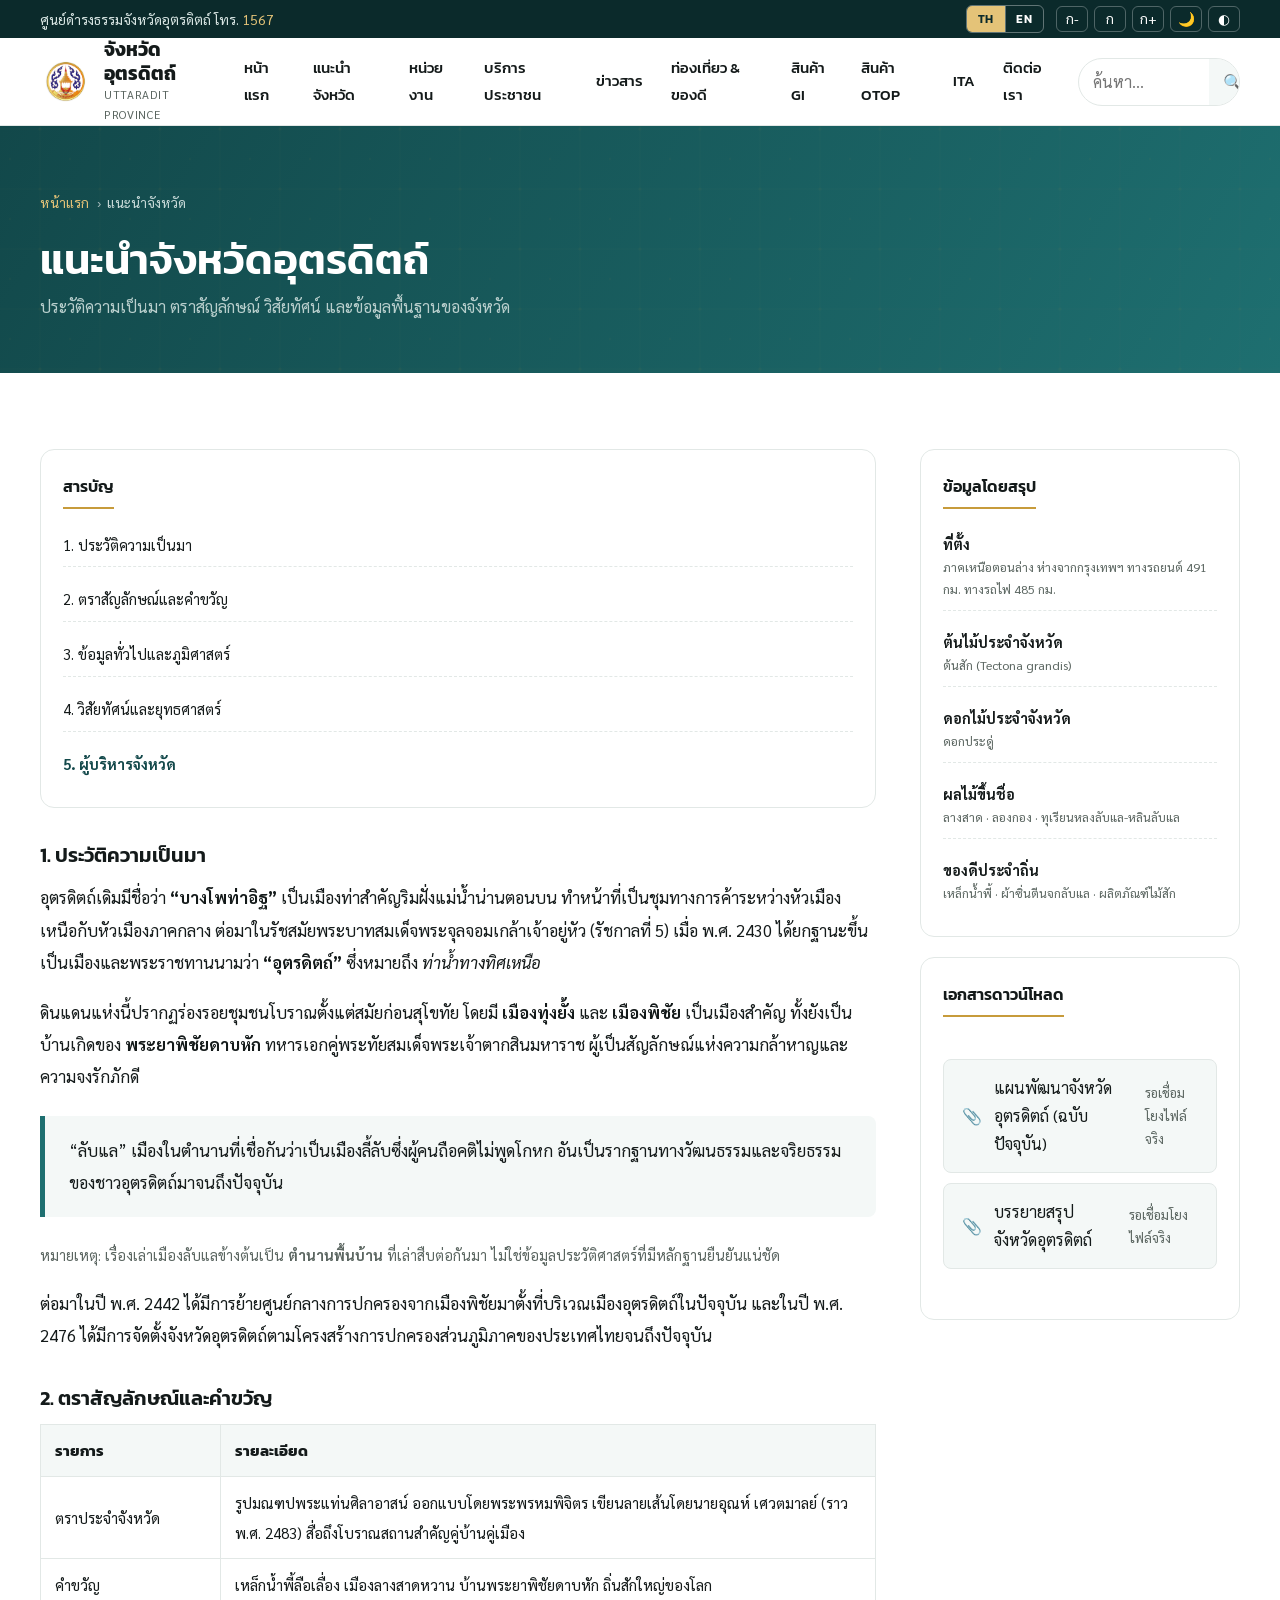
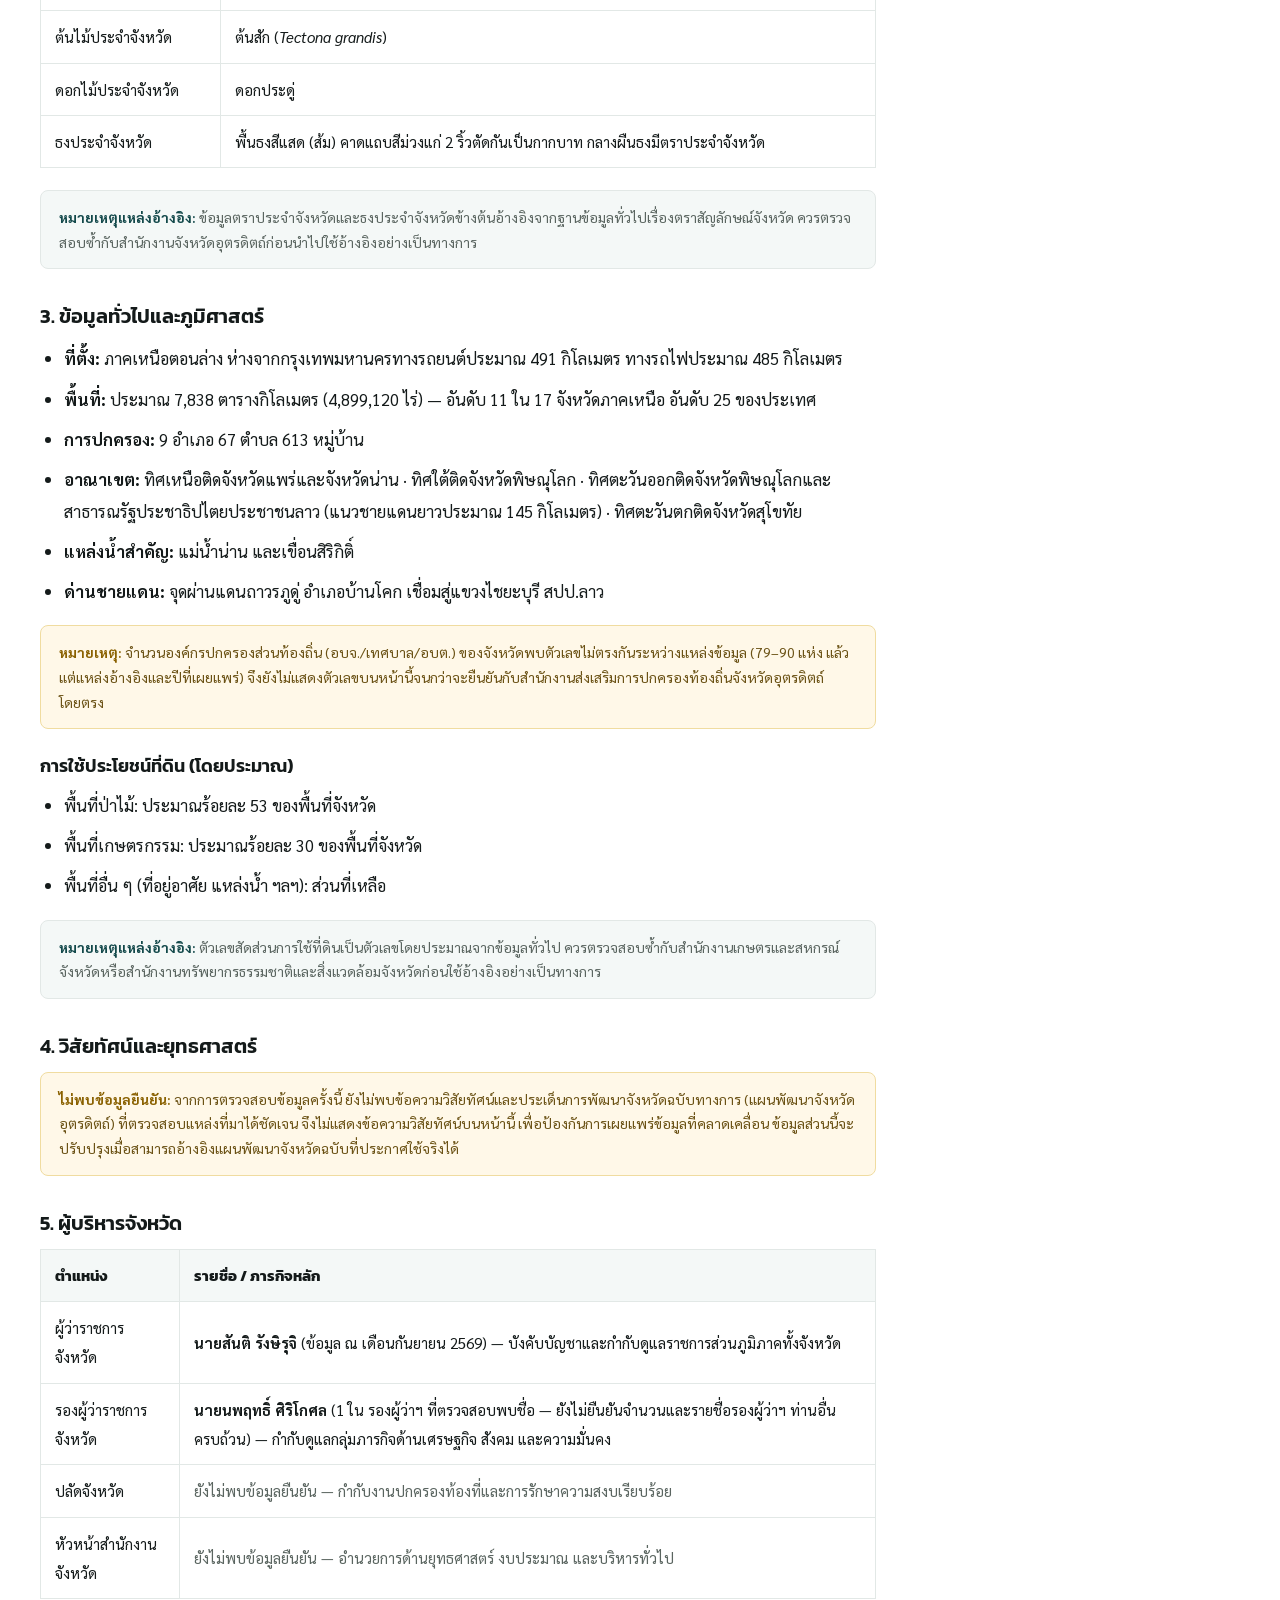
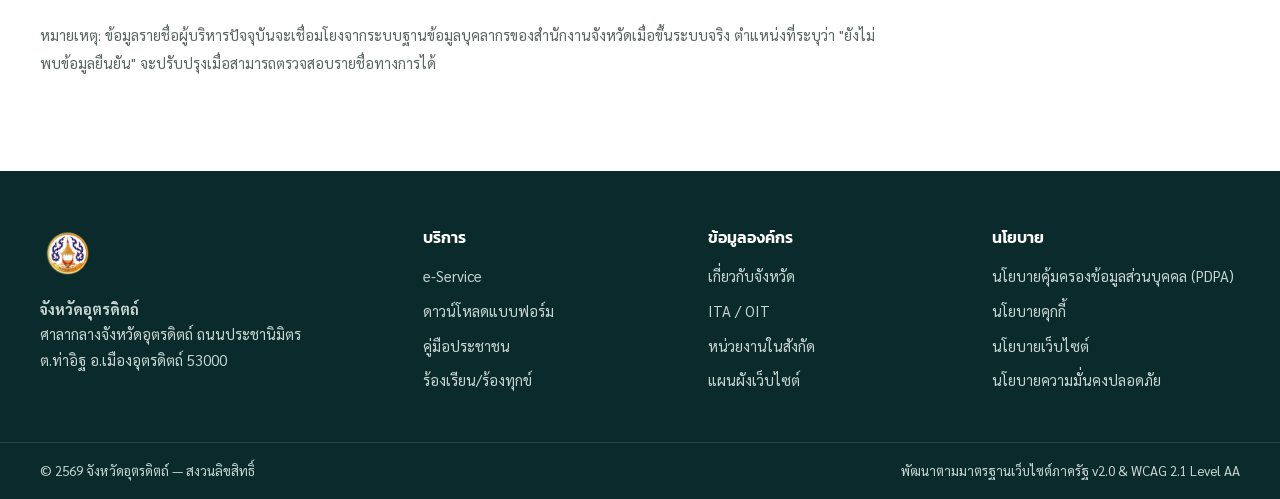
<file: pages/about.html>
<!DOCTYPE html>
<html lang="th" data-base="../">
<head>
<meta charset="UTF-8">
<meta name="viewport" content="width=device-width, initial-scale=1">
<title data-i18n="about.001">แนะนำจังหวัดอุตรดิตถ์ | ประวัติ ตราสัญลักษณ์ และข้อมูลทั่วไป</title>
<meta name="description" content="ประวัติความเป็นมา ตราประจำจังหวัด คำขวัญ วิสัยทัศน์ ข้อมูลทั่วไป และผู้บริหารของจังหวัดอุตรดิตถ์" data-i18n-attr="content:about.056">
<link href="https://fonts.googleapis.com/css2?family=Kanit:wght@500;600;700&family=Sarabun:wght@400;500;600&display=swap" rel="stylesheet">
<link rel="stylesheet" href="../css/style.css">
<link rel="stylesheet" href="../css/cloud-gate.css">
<link rel="stylesheet" href="../css/pages.css">
<link rel="stylesheet" href="../css/responsive.css">
<link rel="manifest" href="../manifest.webmanifest">
<link rel="icon" href="../assets/img/logo.png" type="image/png">
<meta name="theme-color" content="#12484A">
<script src="../js/i18n-dict.js"></script>
<script src="../js/i18n.js"></script>
</head>
<body>

<!-- Cloud Gate: ต้องเป็นสิ่งแรกใน body เพื่อเริ่มปิดจอก่อนเนื้อหาอื่นจะ paint -->
<script src="../js/cloud-gate.js"></script>

<section class="phead">
  <div class="container">
    <nav class="crumb" aria-label="เส้นทางนำทาง" data-i18n-attr="aria-label:common.breadcrumb"><ol>
      <li><a href="../index.html" data-i18n="nav.home">หน้าแรก</a></li>
      <li aria-current="page" data-i18n="nav.about">แนะนำจังหวัด</li>
    </ol></nav>
    <h1 data-i18n="about.002">แนะนำจังหวัดอุตรดิตถ์</h1>
    <p data-i18n="about.003">ประวัติความเป็นมา ตราสัญลักษณ์ วิสัยทัศน์ และข้อมูลพื้นฐานของจังหวัด</p>
  </div>
</section>

<main id="main" class="container layout">
  <article class="art">

    <nav class="toc panel" aria-labelledby="tocH" style="margin-bottom:30px">
      <h2 id="tocH" data-i18n="c.003">สารบัญ</h2>
      <ul>
        <li><a href="#hist" data-i18n="about.004">1. ประวัติความเป็นมา</a></li>
        <li><a href="#seal" data-i18n="about.005">2. ตราสัญลักษณ์และคำขวัญ</a></li>
        <li><a href="#geo" data-i18n="about.006">3. ข้อมูลทั่วไปและภูมิศาสตร์</a></li>
        <li><a href="#vision" data-i18n="about.007">4. วิสัยทัศน์และยุทธศาสตร์</a></li>
        <li><a href="#gov" data-i18n="about.008">5. ผู้บริหารจังหวัด</a></li>
      </ul>
    </nav>

    <div class="art__body">
      <h2 id="hist" data-i18n="about.004">1. ประวัติความเป็นมา</h2>
      <p data-i18n="about.009">อุตรดิตถ์เดิมมีชื่อว่า <b>“บางโพท่าอิฐ”</b> เป็นเมืองท่าสำคัญริมฝั่งแม่น้ำน่านตอนบน ทำหน้าที่เป็นชุมทางการค้าระหว่างหัวเมืองเหนือกับหัวเมืองภาคกลาง ต่อมาในรัชสมัยพระบาทสมเด็จพระจุลจอมเกล้าเจ้าอยู่หัว (รัชกาลที่ 5) เมื่อ พ.ศ. 2430 ได้ยกฐานะขึ้นเป็นเมืองและพระราชทานนามว่า <b>“อุตรดิตถ์”</b> ซึ่งหมายถึง <i>ท่าน้ำทางทิศเหนือ</i></p>
      <p data-i18n="about.010">ดินแดนแห่งนี้ปรากฏร่องรอยชุมชนโบราณตั้งแต่สมัยก่อนสุโขทัย โดยมี <b>เมืองทุ่งยั้ง</b> และ <b>เมืองพิชัย</b> เป็นเมืองสำคัญ ทั้งยังเป็นบ้านเกิดของ <b>พระยาพิชัยดาบหัก</b> ทหารเอกคู่พระทัยสมเด็จพระเจ้าตากสินมหาราช ผู้เป็นสัญลักษณ์แห่งความกล้าหาญและความจงรักภักดี</p>

      <blockquote data-i18n="about.011">“ลับแล” เมืองในตำนานที่เชื่อกันว่าเป็นเมืองลี้ลับซึ่งผู้คนถือคติไม่พูดโกหก อันเป็นรากฐานทางวัฒนธรรมและจริยธรรมของชาวอุตรดิตถ์มาจนถึงปัจจุบัน</blockquote>
      <p style="color:var(--muted);font-size:.9rem" data-i18n="about.012">หมายเหตุ: เรื่องเล่าเมืองลับแลข้างต้นเป็น <b>ตำนานพื้นบ้าน</b> ที่เล่าสืบต่อกันมา ไม่ใช่ข้อมูลประวัติศาสตร์ที่มีหลักฐานยืนยันแน่ชัด</p>
      <p data-i18n="about.013">ต่อมาในปี พ.ศ. 2442 ได้มีการย้ายศูนย์กลางการปกครองจากเมืองพิชัยมาตั้งที่บริเวณเมืองอุตรดิตถ์ในปัจจุบัน และในปี พ.ศ. 2476 ได้มีการจัดตั้งจังหวัดอุตรดิตถ์ตามโครงสร้างการปกครองส่วนภูมิภาคของประเทศไทยจนถึงปัจจุบัน</p>

      <h2 id="seal" data-i18n="about.005">2. ตราสัญลักษณ์และคำขวัญ</h2>
      <table>
        <thead><tr><th style="width:180px" data-i18n="about.014">รายการ</th><th data-i18n="about.015">รายละเอียด</th></tr></thead>
        <tbody>
          <tr><td data-i18n="about.016">ตราประจำจังหวัด</td><td data-i18n="about.017">รูปมณฑปพระแท่นศิลาอาสน์ ออกแบบโดยพระพรหมพิจิตร เขียนลายเส้นโดยนายอุณห์ เศวตมาลย์ (ราว พ.ศ. 2483) สื่อถึงโบราณสถานสำคัญคู่บ้านคู่เมือง</td></tr>
          <tr><td data-i18n="about.018">คำขวัญ</td><td data-i18n="about.019">เหล็กน้ำพี้ลือเลื่อง เมืองลางสาดหวาน บ้านพระยาพิชัยดาบหัก ถิ่นสักใหญ่ของโลก</td></tr>
          <tr><td data-i18n="about.020">ต้นไม้ประจำจังหวัด</td><td data-i18n="about.021">ต้นสัก (<i>Tectona grandis</i>)</td></tr>
          <tr><td data-i18n="about.022">ดอกไม้ประจำจังหวัด</td><td data-i18n="about.023">ดอกประดู่</td></tr>
          <tr><td data-i18n="about.024">ธงประจำจังหวัด</td><td data-i18n="about.025">พื้นธงสีแสด (ส้ม) คาดแถบสีม่วงแก่ 2 ริ้วตัดกันเป็นกากบาท กลางผืนธงมีตราประจำจังหวัด</td></tr>
        </tbody>
      </table>
      <p class="note note--src" data-i18n="about.026"><b>หมายเหตุแหล่งอ้างอิง:</b> ข้อมูลตราประจำจังหวัดและธงประจำจังหวัดข้างต้นอ้างอิงจากฐานข้อมูลทั่วไปเรื่องตราสัญลักษณ์จังหวัด ควรตรวจสอบซ้ำกับสำนักงานจังหวัดอุตรดิตถ์ก่อนนำไปใช้อ้างอิงอย่างเป็นทางการ</p>

      <h2 id="geo" data-i18n="about.006">3. ข้อมูลทั่วไปและภูมิศาสตร์</h2>
      <ul>
        <li data-i18n="about.027"><b>ที่ตั้ง:</b> ภาคเหนือตอนล่าง ห่างจากกรุงเทพมหานครทางรถยนต์ประมาณ 491 กิโลเมตร ทางรถไฟประมาณ 485 กิโลเมตร</li>
        <li data-i18n="about.028"><b>พื้นที่:</b> ประมาณ 7,838 ตารางกิโลเมตร (4,899,120 ไร่) — อันดับ 11 ใน 17 จังหวัดภาคเหนือ อันดับ 25 ของประเทศ</li>
        <li data-i18n="about.029"><b>การปกครอง:</b> 9 อำเภอ 67 ตำบล 613 หมู่บ้าน</li>
        <li data-i18n="about.030"><b>อาณาเขต:</b> ทิศเหนือติดจังหวัดแพร่และจังหวัดน่าน · ทิศใต้ติดจังหวัดพิษณุโลก · ทิศตะวันออกติดจังหวัดพิษณุโลกและสาธารณรัฐประชาธิปไตยประชาชนลาว (แนวชายแดนยาวประมาณ 145 กิโลเมตร) · ทิศตะวันตกติดจังหวัดสุโขทัย</li>
        <li data-i18n="about.031"><b>แหล่งน้ำสำคัญ:</b> แม่น้ำน่าน และเขื่อนสิริกิติ์</li>
        <li data-i18n="about.032"><b>ด่านชายแดน:</b> จุดผ่านแดนถาวรภูดู่ อำเภอบ้านโคก เชื่อมสู่แขวงไชยะบุรี สปป.ลาว</li>
      </ul>
      <p class="note" data-i18n="about.033"><b>หมายเหตุ:</b> จำนวนองค์กรปกครองส่วนท้องถิ่น (อบจ./เทศบาล/อบต.) ของจังหวัดพบตัวเลขไม่ตรงกันระหว่างแหล่งข้อมูล (79–90 แห่ง แล้วแต่แหล่งอ้างอิงและปีที่เผยแพร่) จึงยังไม่แสดงตัวเลขบนหน้านี้จนกว่าจะยืนยันกับสำนักงานส่งเสริมการปกครองท้องถิ่นจังหวัดอุตรดิตถ์โดยตรง</p>

      <h3 data-i18n="about.034">การใช้ประโยชน์ที่ดิน (โดยประมาณ)</h3>
      <ul>
        <li data-i18n="about.035">พื้นที่ป่าไม้: ประมาณร้อยละ 53 ของพื้นที่จังหวัด</li>
        <li data-i18n="about.036">พื้นที่เกษตรกรรม: ประมาณร้อยละ 30 ของพื้นที่จังหวัด</li>
        <li data-i18n="about.037">พื้นที่อื่น ๆ (ที่อยู่อาศัย แหล่งน้ำ ฯลฯ): ส่วนที่เหลือ</li>
      </ul>
      <p class="note note--src" data-i18n="about.038"><b>หมายเหตุแหล่งอ้างอิง:</b> ตัวเลขสัดส่วนการใช้ที่ดินเป็นตัวเลขโดยประมาณจากข้อมูลทั่วไป ควรตรวจสอบซ้ำกับสำนักงานเกษตรและสหกรณ์จังหวัดหรือสำนักงานทรัพยากรธรรมชาติและสิ่งแวดล้อมจังหวัดก่อนใช้อ้างอิงอย่างเป็นทางการ</p>

      <h2 id="vision" data-i18n="about.007">4. วิสัยทัศน์และยุทธศาสตร์</h2>
      <p class="note" data-i18n="about.039"><b>ไม่พบข้อมูลยืนยัน:</b> จากการตรวจสอบข้อมูลครั้งนี้ ยังไม่พบข้อความวิสัยทัศน์และประเด็นการพัฒนาจังหวัดฉบับทางการ (แผนพัฒนาจังหวัดอุตรดิตถ์) ที่ตรวจสอบแหล่งที่มาได้ชัดเจน จึงไม่แสดงข้อความวิสัยทัศน์บนหน้านี้ เพื่อป้องกันการเผยแพร่ข้อมูลที่คลาดเคลื่อน ข้อมูลส่วนนี้จะปรับปรุงเมื่อสามารถอ้างอิงแผนพัฒนาจังหวัดฉบับที่ประกาศใช้จริงได้</p>

      <h2 id="gov" data-i18n="about.008">5. ผู้บริหารจังหวัด</h2>
      <table>
        <thead><tr><th data-i18n="about.040">ตำแหน่ง</th><th data-i18n="about.041">รายชื่อ / ภารกิจหลัก</th></tr></thead>
        <tbody>
          <tr><td data-i18n="about.042">ผู้ว่าราชการจังหวัด</td><td data-i18n="about.043"><b>นายสันติ รังษิรุจิ</b> (ข้อมูล ณ เดือนกันยายน 2569) — บังคับบัญชาและกำกับดูแลราชการส่วนภูมิภาคทั้งจังหวัด</td></tr>
          <tr><td data-i18n="about.044">รองผู้ว่าราชการจังหวัด</td><td data-i18n="about.045"><b>นายนพฤทธิ์ ศิริโกศล</b> (1 ใน รองผู้ว่าฯ ที่ตรวจสอบพบชื่อ — ยังไม่ยืนยันจำนวนและรายชื่อรองผู้ว่าฯ ท่านอื่นครบถ้วน) — กำกับดูแลกลุ่มภารกิจด้านเศรษฐกิจ สังคม และความมั่นคง</td></tr>
          <tr><td data-i18n="about.046">ปลัดจังหวัด</td><td class="muted" data-i18n="about.047">ยังไม่พบข้อมูลยืนยัน — กำกับงานปกครองท้องที่และการรักษาความสงบเรียบร้อย</td></tr>
          <tr><td data-i18n="about.048">หัวหน้าสำนักงานจังหวัด</td><td class="muted" data-i18n="about.049">ยังไม่พบข้อมูลยืนยัน — อำนวยการด้านยุทธศาสตร์ งบประมาณ และบริหารทั่วไป</td></tr>
        </tbody>
      </table>
      <p style="color:var(--muted);font-size:.9rem" data-i18n="about.050">หมายเหตุ: ข้อมูลรายชื่อผู้บริหารปัจจุบันจะเชื่อมโยงจากระบบฐานข้อมูลบุคลากรของสำนักงานจังหวัดเมื่อขึ้นระบบจริง ตำแหน่งที่ระบุว่า "ยังไม่พบข้อมูลยืนยัน" จะปรับปรุงเมื่อสามารถตรวจสอบรายชื่อทางการได้</p>
    </div>
  </article>

  <aside class="side">
    <div class="panel"><h2 data-i18n="about.051">ข้อมูลโดยสรุป</h2><ul id="factList"></ul></div>
    <div class="panel"><h2 data-i18n="about.052">เอกสารดาวน์โหลด</h2>
      <div class="art__files">
        <a href="#" data-doc-pending>📎 <span data-i18n="about.053">แผนพัฒนาจังหวัดอุตรดิตถ์ (ฉบับปัจจุบัน)</span><small data-i18n="about.054">รอเชื่อมโยงไฟล์จริง</small></a>
        <a href="#" data-doc-pending>📎 <span data-i18n="about.055">บรรยายสรุปจังหวัดอุตรดิตถ์</span><small data-i18n="about.054">รอเชื่อมโยงไฟล์จริง</small></a>
      </div>
    </div>
  </aside>
</main>

<script src="../js/img-fallback.js"></script>
<script src="../js/ui.js"></script>
<script src="../js/config.js"></script>
<script src="../js/shell.js"></script>
<script>
  const renderFacts = () => {
    document.querySelector("#factList").innerHTML =
      CONFIG.facts.map(f => `<li><b>${escHtml(UTT_I18N.pick(f, "b"))}</b><span>${escHtml(UTT_I18N.pick(f, "s"))}</span></li>`).join("");
  };
  renderFacts();
  UTT_I18N.onChange(renderFacts);   // สลับภาษา → วาดข้อมูลโดยสรุปใหม่

  /* สารบัญ: ไฮไลต์หัวข้อที่กำลังอ่านอยู่ (scrollspy) */
  (function () {
    const links = [...document.querySelectorAll(".toc a")];
    const map = new Map(links.map(a => [a.getAttribute("href").slice(1), a]));
    const sections = [...map.keys()].map(id => document.getElementById(id)).filter(Boolean);
    if (!sections.length || !("IntersectionObserver" in window)) return;
    const setActive = id => links.forEach(a => a.classList.toggle("is-active", a.getAttribute("href") === "#" + id));
    const io = new IntersectionObserver(entries => {
      const visible = entries.filter(e => e.isIntersecting).sort((a, b) => a.boundingClientRect.top - b.boundingClientRect.top);
      if (visible.length) setActive(visible[0].target.id);
    }, { rootMargin: "-110px 0px -70% 0px" });
    sections.forEach(s => io.observe(s));
  })();
</script>
</body>
</html>
</file>
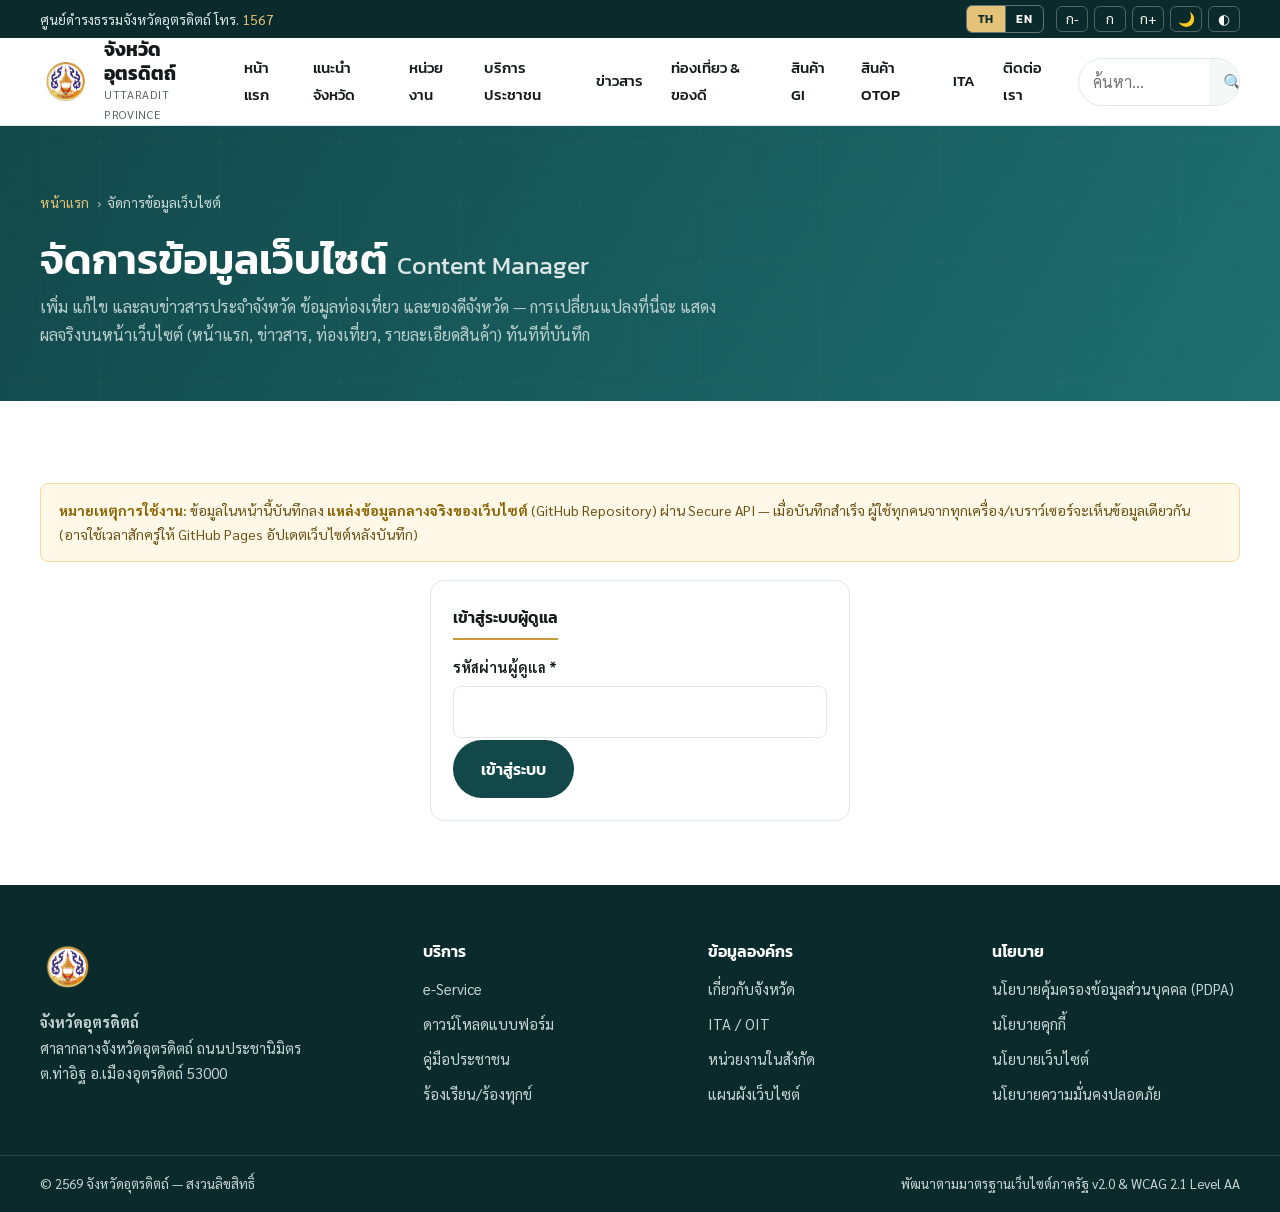
<file: pages/admin.html>
<!DOCTYPE html>
<html lang="th" data-base="../">
<head>
<meta charset="UTF-8">
<meta name="viewport" content="width=device-width, initial-scale=1">
<title data-i18n="admin.001">จัดการข้อมูลเว็บไซต์ | จังหวัดอุตรดิตถ์</title>
<meta name="robots" content="noindex,nofollow">
<meta name="description" content="หน้าจัดการข้อมูลเว็บไซต์ฝั่ง Frontend สำหรับข่าวสารประจำจังหวัด ข้อมูลท่องเที่ยว และของดีจังหวัด" data-i18n-attr="content:admin.065">
<link href="https://fonts.googleapis.com/css2?family=Kanit:wght@500;600;700&family=Sarabun:wght@400;500;600&display=swap" rel="stylesheet">
<link rel="stylesheet" href="../css/style.css">
<link rel="stylesheet" href="../css/cloud-gate.css">
<link rel="stylesheet" href="../css/pages.css">
<link rel="stylesheet" href="../css/responsive.css">
<link rel="manifest" href="../manifest.webmanifest">
<link rel="icon" href="../assets/img/logo.png" type="image/png">
<meta name="theme-color" content="#12484A">
<script src="../js/i18n-dict.js"></script>
<script src="../js/i18n.js"></script>
</head>
<body>

<!-- Cloud Gate: ต้องเป็นสิ่งแรกใน body เพื่อเริ่มปิดจอก่อนเนื้อหาอื่นจะ paint -->
<script src="../js/cloud-gate.js"></script>

<section class="phead">
  <div class="container">
    <nav class="crumb" aria-label="เส้นทางนำทาง" data-i18n-attr="aria-label:common.breadcrumb"><ol>
      <li><a href="../index.html" data-i18n="nav.home">หน้าแรก</a></li>
      <li aria-current="page" data-i18n="admin.002">จัดการข้อมูลเว็บไซต์</li>
    </ol></nav>
    <h1 data-i18n="admin.003">จัดการข้อมูลเว็บไซต์ <span style="font-weight:400;font-size:.6em;opacity:.85">Content Manager</span></h1>
    <p data-i18n="admin.004">เพิ่ม แก้ไข และลบข่าวสารประจำจังหวัด ข้อมูลท่องเที่ยว และของดีจังหวัด — การเปลี่ยนแปลงที่นี่จะ
      แสดงผลจริงบนหน้าเว็บไซต์ (หน้าแรก, ข่าวสาร, ท่องเที่ยว, รายละเอียดสินค้า) ทันทีที่บันทึก</p>
  </div>
</section>

<main id="main" class="container" style="padding:clamp(40px,5vw,68px) 0">

  <p class="note" role="note" data-i18n="admin.005">
    <b>หมายเหตุการใช้งาน:</b> ข้อมูลในหน้านี้บันทึกลง <b>แหล่งข้อมูลกลางจริงของเว็บไซต์</b> (GitHub Repository)
    ผ่าน Secure API — เมื่อบันทึกสำเร็จ ผู้ใช้ทุกคนจากทุกเครื่อง/เบราว์เซอร์จะเห็นข้อมูลเดียวกัน
    (อาจใช้เวลาสักครู่ให้ GitHub Pages อัปเดตเว็บไซต์หลังบันทึก)
  </p>

  <!-- ========== LOGIN GATE ========== -->
  <section id="adminLogin" class="panel" style="max-width:420px;margin:0 auto">
    <h2 class="sec__title" style="margin-top:0" data-i18n="admin.006">เข้าสู่ระบบผู้ดูแล</h2>
    <form id="loginForm" novalidate>
      <div class="fld"><label for="loginPassword" data-i18n="admin.007">รหัสผ่านผู้ดูแล <span aria-hidden="true">*</span></label>
        <input id="loginPassword" name="password" type="password" required autocomplete="current-password"></div>
      <p class="fld__err" id="loginErr" role="alert" hidden></p>
      <div class="admin__foot">
        <button type="submit" class="btn btn--brand" id="loginBtn" data-i18n="admin.008">เข้าสู่ระบบ</button>
      </div>
    </form>
  </section>

  <!-- ========== ADMIN APP (แสดงหลังเข้าสู่ระบบสำเร็จ) ========== -->
  <div id="adminApp" hidden>
  <div style="display:flex;justify-content:flex-end;margin-bottom:12px">
    <button type="button" class="btn btn--ghost btn--sm" id="logoutBtn" data-i18n="admin.009">ออกจากระบบ</button>
  </div>

  <div class="tabs admin-tabs" role="tablist" aria-label="ประเภทข้อมูลที่จัดการ" id="adminTabs" data-i18n-attr="aria-label:admin.066">
    <button type="button" role="tab" aria-selected="true"  aria-controls="panel-news"     id="tab-news"     data-tab="news" data-i18n="c.004">ข่าวสารประจำจังหวัด</button>
    <button type="button" role="tab" aria-selected="false" aria-controls="panel-travel"   id="tab-travel"   data-tab="travel" data-i18n="admin.010">ข้อมูลท่องเที่ยว</button>
    <button type="button" role="tab" aria-selected="false" aria-controls="panel-products" id="tab-products" data-tab="products" data-i18n="admin.011">ของดีจังหวัด</button>
  </div>

  <!-- ========== NEWS PANEL ========== -->
  <section class="admin__panel is-active" id="panel-news" role="tabpanel" aria-labelledby="tab-news">
    <div class="admin__toolbar">
      <div>
        <h2 class="sec__title" style="margin:0" data-i18n="c.004">ข่าวสารประจำจังหวัด</h2>
        <p class="sec__desc" data-i18n="admin.012">ทั้งหมด <b id="adminCount-news">0</b> รายการ</p>
      </div>
      <div class="admin__actions">
        <button type="button" class="btn btn--brand btn--sm" data-add="news" data-i18n="admin.013">+ เพิ่มข่าวใหม่</button>
        <button type="button" class="btn btn--ghost btn--sm" data-reset="news" data-i18n="admin.014">โหลดข้อมูลล่าสุด</button>
      </div>
    </div>
    <div class="tbl-wrap">
      <table class="tbl">
        <caption class="sr-only" data-i18n="admin.015">รายการข่าวสารประจำจังหวัด</caption>
        <thead><tr><th style="width:120px" data-i18n="admin.016">วันที่</th><th style="width:160px" data-i18n="admin.017">หมวด</th><th data-i18n="admin.018">หัวข้อข่าว</th><th style="width:160px" data-i18n="admin.019">การจัดการ</th></tr></thead>
        <tbody id="adminBody-news"></tbody>
      </table>
    </div>

    <form class="panel admin__form" id="form-news" data-type="news" hidden novalidate>
      <h3 id="formTitle-news" data-i18n="admin.020">เพิ่มข่าวใหม่</h3>
      <p class="admin__badge" data-i18n="admin.021">ฟิลด์ที่มี <span aria-hidden="true">*</span> จำเป็นต้องกรอก</p>
      <input type="hidden" name="id">
      <div class="admin__grid2">
        <div class="fld"><label for="news-date" data-i18n="admin.022">วันที่ข่าว <span aria-hidden="true">*</span></label>
          <input id="news-date" name="date" type="date" required></div>
        <div class="fld"><label for="news-cat" data-i18n="admin.023">หมวดข่าว <span aria-hidden="true">*</span></label>
          <select id="news-cat" name="cat" required></select></div>
      </div>
      <div class="fld"><label for="news-title" data-i18n="admin.024">หัวข้อข่าว <span aria-hidden="true">*</span></label>
        <input id="news-title" name="title" required></div>
      <div class="fld"><label for="news-ex" data-i18n="admin.025">สรุปย่อ <span aria-hidden="true">*</span></label>
        <textarea id="news-ex" name="ex" rows="3" required></textarea></div>
      <div class="admin__grid2">
        <div class="fld"><label for="news-src" data-i18n="admin.026">แหล่งข่าว</label>
          <input id="news-src" name="src" placeholder="เช่น สำนักงานประชาสัมพันธ์จังหวัดอุตรดิตถ์" data-i18n-attr="placeholder:admin.067"></div>
        <div class="fld"><label for="news-srcUrl" data-i18n="admin.027">ลิงก์แหล่งข่าว</label>
          <input id="news-srcUrl" name="srcUrl" type="url" placeholder="https://..."></div>
      </div>
      <div class="fld"><label for="news-imgFile" data-i18n="admin.028">รูปภาพประกอบ (หน้ารายการ)</label>
        <input id="news-imgFile" type="file" accept=".jpg,.jpeg,.png,.webp">
        <input type="hidden" id="news-img" name="img">
        <div class="img-preview" id="news-imgPreview" hidden><img alt="ตัวอย่างรูปภาพที่เลือก" data-i18n-attr="alt:admin.068"><button type="button" class="btn btn--ghost btn--sm" data-clear-img="news" data-i18n="admin.029">ลบรูปภาพ</button></div>
      </div>

      <h4 style="margin:18px 0 0" data-i18n="admin.030">เนื้อหาเต็ม (แสดงในหน้ารายละเอียดข่าว)</h4>
      <p class="admin__badge" data-i18n="admin.031">ไม่บังคับกรอก — ถ้าเว้นว่างหน้ารายละเอียดจะแสดงสรุปย่อแทน</p>
      <div class="admin__grid2">
        <div class="fld"><label for="news-body-caption" data-i18n="admin.032">คำบรรยายภาพ (caption)</label>
          <input id="news-body-caption" name="body_caption"></div>
        <div class="fld"><label for="news-body-cover" data-i18n="admin.033">รูปปกหน้ารายละเอียด (ถ้าต่างจากรูปประกอบด้านบน)</label>
          <input id="news-body-cover" name="body_cover" placeholder="assets/img/... หรือเว้นว่างเพื่อใช้รูปประกอบ" data-i18n-attr="placeholder:admin.069"></div>
      </div>
      <div class="fld"><label for="news-body-html" data-i18n="admin.034">เนื้อหาเต็ม (HTML)</label>
        <textarea id="news-body-html" name="body_html" rows="8" placeholder="&lt;p&gt;เนื้อหาข่าวแบบเต็ม...&lt;/p&gt;" data-i18n-attr="placeholder:admin.070"></textarea></div>
      <div class="fld"><label for="news-body-tags" data-i18n="admin.035">แท็ก (คั่นด้วยจุลภาค)</label>
        <input id="news-body-tags" name="body_tags" placeholder="เช่น คุณธรรม, วัฒนธรรม" data-i18n-attr="placeholder:admin.071"></div>

      <h4 style="margin:18px 0 0" data-i18n="admin.en.head">เวอร์ชันภาษาอังกฤษ (English)</h4>
      <p class="admin__badge" data-i18n="admin.en.hint">ไม่บังคับกรอก — ถ้าเว้นว่าง หน้าเว็บในโหมด English จะแสดงข้อความภาษาไทยแทน</p>
      <div class="fld"><label for="news-title-en" data-i18n="admin.en.newsTitle">หัวข้อข่าว (English)</label>
        <input id="news-title-en" name="title_en" lang="en"></div>
      <div class="fld"><label for="news-ex-en" data-i18n="admin.en.summary">สรุปย่อ (English)</label>
        <textarea id="news-ex-en" name="ex_en" rows="3" lang="en"></textarea></div>
      <div class="fld"><label for="news-src-en" data-i18n="admin.en.source">แหล่งข่าว (English)</label>
        <input id="news-src-en" name="src_en" lang="en"></div>
      <div class="fld"><label for="news-body-caption-en" data-i18n="admin.en.caption">คำบรรยายภาพ (English)</label>
        <input id="news-body-caption-en" name="body_caption_en" lang="en"></div>
      <div class="fld"><label for="news-body-html-en" data-i18n="admin.en.html">เนื้อหาเต็ม HTML (English)</label>
        <textarea id="news-body-html-en" name="body_html_en" rows="8" lang="en"></textarea></div>
      <div class="fld"><label for="news-body-tags-en" data-i18n="admin.en.tags">แท็ก (English, คั่นด้วยจุลภาค)</label>
        <input id="news-body-tags-en" name="body_tags_en" lang="en"></div>

      <p class="fld__err" id="err-news" role="alert" hidden></p>
      <div class="admin__foot">
        <button type="submit" class="btn btn--brand" data-i18n="admin.036">บันทึก</button>
        <button type="button" class="btn btn--ghost" data-cancel-form="news" data-i18n="admin.037">ยกเลิก</button>
      </div>
    </form>
  </section>

  <!-- ========== TRAVEL PANEL ========== -->
  <section class="admin__panel" id="panel-travel" role="tabpanel" aria-labelledby="tab-travel" hidden>
    <div class="admin__toolbar">
      <div>
        <h2 class="sec__title" style="margin:0" data-i18n="admin.010">ข้อมูลท่องเที่ยว</h2>
        <p class="sec__desc" data-i18n="admin.038">ทั้งหมด <b id="adminCount-travel">0</b> รายการ</p>
      </div>
      <div class="admin__actions">
        <button type="button" class="btn btn--brand btn--sm" data-add="travel" data-i18n="admin.039">+ เพิ่มสถานที่ใหม่</button>
        <button type="button" class="btn btn--ghost btn--sm" data-reset="travel" data-i18n="admin.014">โหลดข้อมูลล่าสุด</button>
      </div>
    </div>
    <div class="tbl-wrap">
      <table class="tbl">
        <caption class="sr-only" data-i18n="admin.040">รายการสถานที่ท่องเที่ยว</caption>
        <thead><tr><th data-i18n="admin.041">ชื่อสถานที่</th><th style="width:150px" data-i18n="admin.017">หมวด</th><th style="width:160px" data-i18n="admin.019">การจัดการ</th></tr></thead>
        <tbody id="adminBody-travel"></tbody>
      </table>
    </div>

    <form class="panel admin__form" id="form-travel" data-type="travel" hidden novalidate>
      <h3 id="formTitle-travel" data-i18n="admin.042">เพิ่มสถานที่ท่องเที่ยวใหม่</h3>
      <p class="admin__badge" data-i18n="admin.021">ฟิลด์ที่มี <span aria-hidden="true">*</span> จำเป็นต้องกรอก</p>
      <input type="hidden" name="id">
      <div class="fld"><label for="travel-t" data-i18n="admin.043">ชื่อสถานที่ <span aria-hidden="true">*</span></label>
        <input id="travel-t" name="t" required></div>
      <div class="fld"><label for="travel-s" data-i18n="admin.044">คำอธิบาย/ที่ตั้งโดยย่อ <span aria-hidden="true">*</span></label>
        <textarea id="travel-s" name="s" rows="3" required></textarea></div>
      <div class="admin__grid2">
        <div class="fld"><label for="travel-tag" data-i18n="admin.045">หมวดหมู่ <span aria-hidden="true">*</span></label>
          <input id="travel-tag" name="tag" list="travelTagList" required placeholder="เช่น ธรรมชาติ" data-i18n-attr="placeholder:admin.072">
          <datalist id="travelTagList">
            <option value="ธรรมชาติ"><option value="ศาสนสถาน"><option value="ประวัติศาสตร์"><option value="วัฒนธรรม">
          </datalist></div>
        <div class="fld"><label for="travel-imgFile" data-i18n="admin.046">รูปภาพประกอบ</label>
          <input id="travel-imgFile" type="file" accept=".jpg,.jpeg,.png,.webp">
          <input type="hidden" id="travel-img" name="img">
          <div class="img-preview" id="travel-imgPreview" hidden><img alt="ตัวอย่างรูปภาพที่เลือก" data-i18n-attr="alt:admin.068"><button type="button" class="btn btn--ghost btn--sm" data-clear-img="travel" data-i18n="admin.029">ลบรูปภาพ</button></div>
        </div>
      </div>
      <h4 style="margin:18px 0 0" data-i18n="admin.047">เนื้อหาเต็ม (แสดงในหน้ารายละเอียดสถานที่)</h4>
      <p class="admin__badge" data-i18n="admin.048">ไม่บังคับกรอก — ถ้าเว้นว่างหน้ารายละเอียดจะแสดงคำอธิบายโดยย่อแทน</p>
      <div class="fld"><label for="travel-body-html" data-i18n="admin.034">เนื้อหาเต็ม (HTML)</label>
        <textarea id="travel-body-html" name="body_html" rows="8" placeholder="&lt;p&gt;เนื้อหาแบบเต็ม...&lt;/p&gt;" data-i18n-attr="placeholder:admin.073"></textarea></div>
      <h4 style="margin:18px 0 0" data-i18n="admin.en.head">เวอร์ชันภาษาอังกฤษ (English)</h4>
      <p class="admin__badge" data-i18n="admin.en.hint">ไม่บังคับกรอก — ถ้าเว้นว่าง หน้าเว็บในโหมด English จะแสดงข้อความภาษาไทยแทน</p>
      <div class="fld"><label for="travel-t-en" data-i18n="admin.en.place">ชื่อสถานที่ (English)</label>
        <input id="travel-t-en" name="t_en" lang="en"></div>
      <div class="fld"><label for="travel-s-en" data-i18n="admin.en.desc">คำอธิบาย/ที่ตั้งโดยย่อ (English)</label>
        <textarea id="travel-s-en" name="s_en" rows="3" lang="en"></textarea></div>
      <div class="fld"><label for="travel-tag-en" data-i18n="admin.en.category">หมวดหมู่ (English)</label>
        <input id="travel-tag-en" name="tag_en" lang="en" placeholder="e.g. Nature"></div>
      <div class="fld"><label for="travel-body-html-en" data-i18n="admin.en.html">เนื้อหาเต็ม HTML (English)</label>
        <textarea id="travel-body-html-en" name="body_html_en" rows="8" lang="en"></textarea></div>

      <p class="fld__err" id="err-travel" role="alert" hidden></p>
      <div class="admin__foot">
        <button type="submit" class="btn btn--brand" data-i18n="admin.036">บันทึก</button>
        <button type="button" class="btn btn--ghost" data-cancel-form="travel" data-i18n="admin.037">ยกเลิก</button>
      </div>
    </form>
  </section>

  <!-- ========== PRODUCTS PANEL (ของดีจังหวัด) ========== -->
  <section class="admin__panel" id="panel-products" role="tabpanel" aria-labelledby="tab-products" hidden>
    <div class="admin__toolbar">
      <div>
        <h2 class="sec__title" style="margin:0" data-i18n="admin.049">ของดีจังหวัด <span>GI / OTOP</span></h2>
        <p class="sec__desc" data-i18n="admin.050">ทั้งหมด <b id="adminCount-products">0</b> รายการ</p>
      </div>
      <div class="admin__actions">
        <button type="button" class="btn btn--brand btn--sm" data-add="products" data-i18n="admin.051">+ เพิ่มของดีใหม่</button>
        <button type="button" class="btn btn--ghost btn--sm" data-reset="products" data-i18n="admin.014">โหลดข้อมูลล่าสุด</button>
      </div>
    </div>
    <div class="tbl-wrap">
      <table class="tbl">
        <caption class="sr-only" data-i18n="admin.052">รายการของดีจังหวัด (สินค้า GI/OTOP)</caption>
        <thead><tr><th style="width:96px" data-i18n="admin.053">รูปภาพ</th><th data-i18n="admin.054">ชื่อสินค้า</th><th style="width:150px" data-i18n="admin.055">ประเภท</th><th style="width:160px" data-i18n="admin.019">การจัดการ</th></tr></thead>
        <tbody id="adminBody-products"></tbody>
      </table>
    </div>

    <form class="panel admin__form" id="form-products" data-type="products" hidden novalidate>
      <h3 id="formTitle-products" data-i18n="admin.056">เพิ่มของดีจังหวัดใหม่</h3>
      <p class="admin__badge" data-i18n="admin.021">ฟิลด์ที่มี <span aria-hidden="true">*</span> จำเป็นต้องกรอก</p>
      <input type="hidden" name="id">
      <div class="fld"><label for="prod-t" data-i18n="admin.057">ชื่อสินค้า <span aria-hidden="true">*</span></label>
        <input id="prod-t" name="t" required></div>
      <div class="admin__grid2">
        <div class="fld"><label for="prod-type" data-i18n="admin.058">ประเภท <span aria-hidden="true">*</span></label>
          <select id="prod-type" name="type" required>
            <option value="gi" data-i18n="admin.059">สินค้า GI (สิ่งบ่งชี้ทางภูมิศาสตร์)</option>
            <option value="otop" data-i18n="nav.otop">สินค้า OTOP</option>
          </select></div>
        <div class="fld"><label for="prod-tag" data-i18n="admin.060">ป้ายกำกับที่แสดงผล</label>
          <input id="prod-tag" name="tag" placeholder="เช่น สินค้า GI" data-i18n-attr="placeholder:admin.074"></div>
      </div>
      <div class="fld"><label for="prod-s" data-i18n="admin.061">คำอธิบาย <span aria-hidden="true">*</span></label>
        <textarea id="prod-s" name="s" rows="3" required></textarea></div>
      <div class="fld"><label for="products-imgFile" data-i18n="admin.062">รูปภาพสินค้า</label>
        <input id="products-imgFile" type="file" accept=".jpg,.jpeg,.png,.webp" aria-describedby="products-imgHint">
        <input type="hidden" id="products-img" name="img">
        <small class="fld__hint" id="products-imgHint" data-i18n="admin.063">รองรับ .jpg .jpeg .png .webp ขนาดไม่เกิน 5 MB — รูปจะถูกอัปโหลดเมื่อกด “บันทึก” เท่านั้น ถ้าไม่เลือกไฟล์ใหม่จะใช้รูปเดิม</small>
        <div class="img-preview" id="products-imgPreview" hidden><img alt="ตัวอย่างรูปภาพสินค้าที่เลือก" data-i18n-attr="alt:admin.075"><button type="button" class="btn btn--ghost btn--sm" data-clear-img="products" data-i18n="admin.029">ลบรูปภาพ</button></div>
      </div>

      <h4 style="margin:18px 0 0" data-i18n="admin.064">เนื้อหาเต็ม (แสดงในหน้ารายละเอียดสินค้า)</h4>
      <p class="admin__badge" data-i18n="admin.048">ไม่บังคับกรอก — ถ้าเว้นว่างหน้ารายละเอียดจะแสดงคำอธิบายโดยย่อแทน</p>
      <div class="fld"><label for="prod-body-html" data-i18n="admin.034">เนื้อหาเต็ม (HTML)</label>
        <textarea id="prod-body-html" name="body_html" rows="8" placeholder="&lt;p&gt;เนื้อหาแบบเต็ม...&lt;/p&gt;" data-i18n-attr="placeholder:admin.073"></textarea></div>
      <div class="fld"><label for="prod-body-tags" data-i18n="admin.035">แท็ก (คั่นด้วยจุลภาค)</label>
        <input id="prod-body-tags" name="body_tags" placeholder="เช่น GI, ทุเรียน, ลับแล" data-i18n-attr="placeholder:admin.076"></div>

      <h4 style="margin:18px 0 0" data-i18n="admin.en.head">เวอร์ชันภาษาอังกฤษ (English)</h4>
      <p class="admin__badge" data-i18n="admin.en.hint">ไม่บังคับกรอก — ถ้าเว้นว่าง หน้าเว็บในโหมด English จะแสดงข้อความภาษาไทยแทน</p>
      <div class="fld"><label for="prod-t-en" data-i18n="admin.en.product">ชื่อสินค้า (English)</label>
        <input id="prod-t-en" name="t_en" lang="en"></div>
      <div class="fld"><label for="prod-tag-en" data-i18n="admin.en.label">ป้ายกำกับที่แสดงผล (English)</label>
        <input id="prod-tag-en" name="tag_en" lang="en" placeholder="e.g. GI Product"></div>
      <div class="fld"><label for="prod-s-en" data-i18n="admin.en.descProd">คำอธิบาย (English)</label>
        <textarea id="prod-s-en" name="s_en" rows="3" lang="en"></textarea></div>
      <div class="fld"><label for="prod-body-html-en" data-i18n="admin.en.html">เนื้อหาเต็ม HTML (English)</label>
        <textarea id="prod-body-html-en" name="body_html_en" rows="8" lang="en"></textarea></div>
      <div class="fld"><label for="prod-body-tags-en" data-i18n="admin.en.tags">แท็ก (English, คั่นด้วยจุลภาค)</label>
        <input id="prod-body-tags-en" name="body_tags_en" lang="en"></div>

      <p class="fld__err" id="err-products" role="alert" hidden></p>
      <div class="admin__foot">
        <button type="submit" class="btn btn--brand" data-i18n="admin.036">บันทึก</button>
        <button type="button" class="btn btn--ghost" data-cancel-form="products" data-i18n="admin.037">ยกเลิก</button>
      </div>
    </form>
  </section>

  </div><!-- /#adminApp -->

</main>

<script src="../js/img-fallback.js"></script>
<script src="../js/ui.js"></script>
<script src="../js/config.js"></script>
<script src="../js/shell.js"></script>
<script src="../js/admin-api.js"></script>
<script src="../js/page-admin.js"></script>
</body>
</html>
</file>
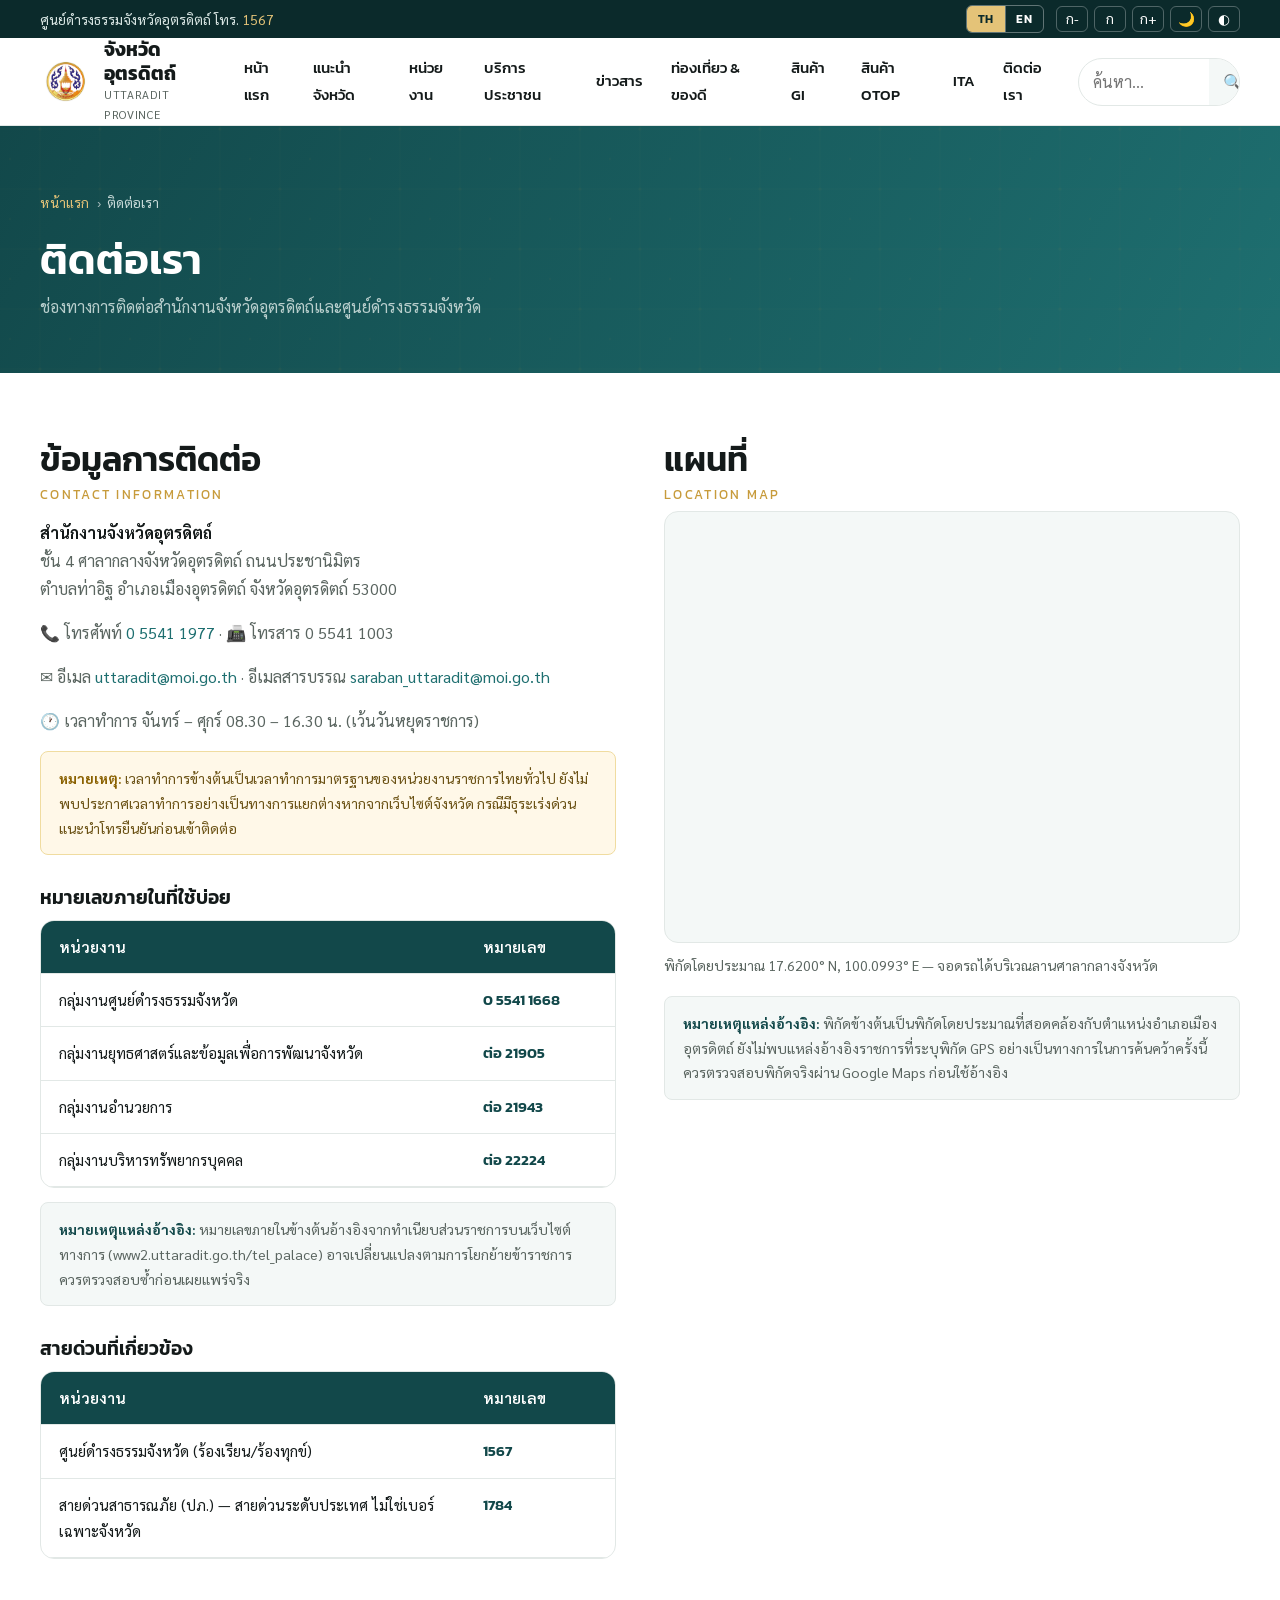
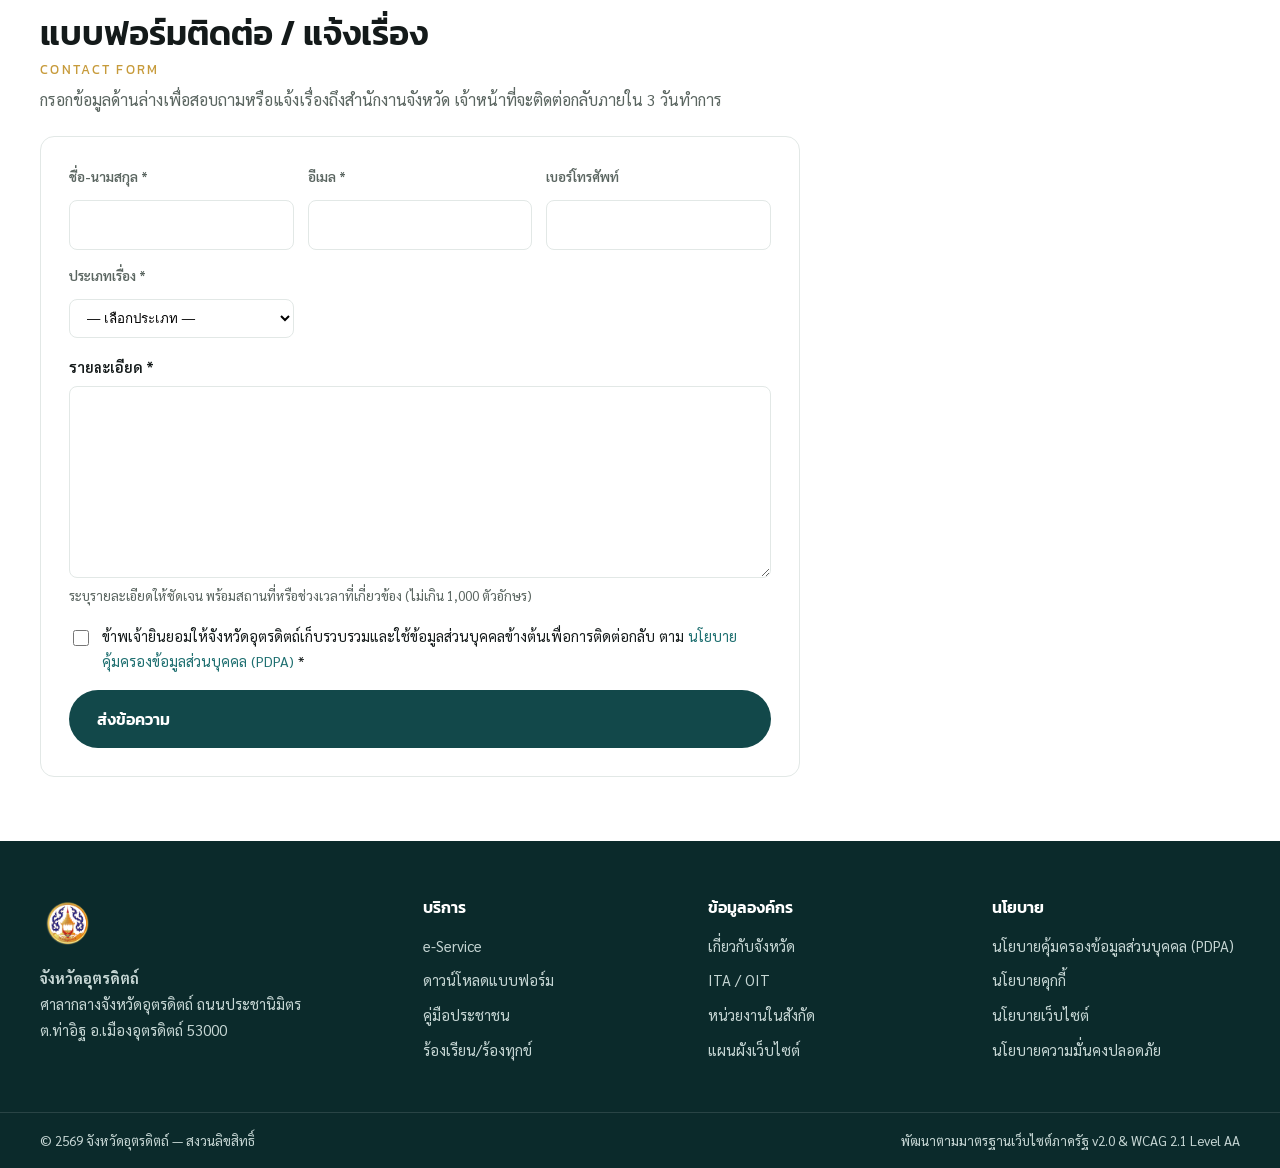
<file: pages/contact.html>
<!DOCTYPE html>
<html lang="th" data-base="../">
<head>
<meta charset="UTF-8">
<meta name="viewport" content="width=device-width, initial-scale=1">
<title data-i18n="contact.001">ติดต่อเรา | จังหวัดอุตรดิตถ์</title>
<meta name="description" content="ที่อยู่ เบอร์โทรศัพท์ อีเมล แผนที่ และแบบฟอร์มติดต่อสำนักงานจังหวัดอุตรดิตถ์" data-i18n-attr="content:contact.041">
<link href="https://fonts.googleapis.com/css2?family=Kanit:wght@500;600;700&family=Sarabun:wght@400;500;600&display=swap" rel="stylesheet">
<link rel="stylesheet" href="../css/style.css">
<link rel="stylesheet" href="../css/cloud-gate.css">
<link rel="stylesheet" href="../css/pages.css">
<link rel="stylesheet" href="../css/responsive.css">
<link rel="manifest" href="../manifest.webmanifest">
<link rel="icon" href="../assets/img/logo.png" type="image/png">
<meta name="theme-color" content="#12484A">
<script src="../js/i18n-dict.js"></script>
<script src="../js/i18n.js"></script>
</head>
<body>

<!-- Cloud Gate: ต้องเป็นสิ่งแรกใน body เพื่อเริ่มปิดจอก่อนเนื้อหาอื่นจะ paint -->
<script src="../js/cloud-gate.js"></script>

<section class="phead">
  <div class="container">
    <nav class="crumb" aria-label="เส้นทางนำทาง" data-i18n-attr="aria-label:common.breadcrumb"><ol>
      <li><a href="../index.html" data-i18n="nav.home">หน้าแรก</a></li>
      <li aria-current="page" data-i18n="nav.contact">ติดต่อเรา</li>
    </ol></nav>
    <h1 data-i18n="nav.contact">ติดต่อเรา</h1>
    <p data-i18n="contact.002">ช่องทางการติดต่อสำนักงานจังหวัดอุตรดิตถ์และศูนย์ดำรงธรรมจังหวัด</p>
  </div>
</section>

<main id="main" class="container" style="padding:clamp(40px,5vw,68px) 0">

  <div class="contact" style="margin-bottom:52px">
    <div>
      <h2 class="sec__title" data-i18n="contact.003">ข้อมูลการติดต่อ <span>Contact Information</span></h2>
      <address class="contact__info">
        <p data-i18n="contact.004"><b>สำนักงานจังหวัดอุตรดิตถ์</b><br>ชั้น 4 ศาลากลางจังหวัดอุตรดิตถ์ ถนนประชานิมิตร<br>ตำบลท่าอิฐ อำเภอเมืองอุตรดิตถ์ จังหวัดอุตรดิตถ์ 53000</p>
        <p data-i18n="contact.005">📞 โทรศัพท์ <a href="tel:055411977">0 5541 1977</a> · 📠 โทรสาร 0 5541 1003</p>
        <p data-i18n="contact.006">✉️ อีเมล <a href="mailto:uttaradit@moi.go.th">uttaradit@moi.go.th</a> · อีเมลสารบรรณ <a href="mailto:saraban_uttaradit@moi.go.th">saraban_uttaradit@moi.go.th</a></p>
        <p data-i18n="contact.007">🕐 เวลาทำการ จันทร์ – ศุกร์ 08.30 – 16.30 น. (เว้นวันหยุดราชการ)</p>
      </address>
      <p class="note" style="margin-top:14px" data-i18n="contact.008">
        <b>หมายเหตุ:</b> เวลาทำการข้างต้นเป็นเวลาทำการมาตรฐานของหน่วยงานราชการไทยทั่วไป ยังไม่พบประกาศเวลาทำการอย่างเป็นทางการแยกต่างหากจากเว็บไซต์จังหวัด
        กรณีมีธุระเร่งด่วนแนะนำโทรยืนยันก่อนเข้าติดต่อ
      </p>

      <h3 style="margin-top:30px" data-i18n="contact.009">หมายเลขภายในที่ใช้บ่อย</h3>
      <div class="tbl-wrap">
        <table class="tbl" style="min-width:0">
          <caption class="sr-only" data-i18n="contact.010">หมายเลขโทรศัพท์ภายในของหน่วยงานในจังหวัด</caption>
          <thead><tr><th data-i18n="contact.011">หน่วยงาน</th><th style="width:150px" data-i18n="contact.012">หมายเลข</th></tr></thead>
          <tbody>
            <tr><td data-i18n="contact.013">กลุ่มงานศูนย์ดำรงธรรมจังหวัด</td><td class="code">0 5541 1668</td></tr>
            <tr><td data-i18n="contact.014">กลุ่มงานยุทธศาสตร์และข้อมูลเพื่อการพัฒนาจังหวัด</td><td class="code" data-i18n="contact.015">ต่อ 21905</td></tr>
            <tr><td data-i18n="contact.016">กลุ่มงานอำนวยการ</td><td class="code" data-i18n="contact.017">ต่อ 21943</td></tr>
            <tr><td data-i18n="contact.018">กลุ่มงานบริหารทรัพยากรบุคคล</td><td class="code" data-i18n="contact.019">ต่อ 22224</td></tr>
          </tbody>
        </table>
      </div>
      <p class="note note--src" style="margin-top:14px" data-i18n="contact.020">
        <b>หมายเหตุแหล่งอ้างอิง:</b> หมายเลขภายในข้างต้นอ้างอิงจากทำเนียบส่วนราชการบนเว็บไซต์ทางการ (www2.uttaradit.go.th/tel_palace)
        อาจเปลี่ยนแปลงตามการโยกย้ายข้าราชการ ควรตรวจสอบซ้ำก่อนเผยแพร่จริง
      </p>

      <h3 style="margin-top:30px" data-i18n="contact.021">สายด่วนที่เกี่ยวข้อง</h3>
      <div class="tbl-wrap">
        <table class="tbl" style="min-width:0">
          <caption class="sr-only" data-i18n="contact.022">สายด่วนของศูนย์ดำรงธรรมและสายด่วนระดับประเทศ</caption>
          <thead><tr><th data-i18n="contact.011">หน่วยงาน</th><th style="width:150px" data-i18n="contact.012">หมายเลข</th></tr></thead>
          <tbody>
            <tr><td data-i18n="contact.023">ศูนย์ดำรงธรรมจังหวัด (ร้องเรียน/ร้องทุกข์)</td><td class="code">1567</td></tr>
            <tr><td data-i18n="contact.024">สายด่วนสาธารณภัย (ปภ.) — สายด่วนระดับประเทศ ไม่ใช่เบอร์เฉพาะจังหวัด</td><td class="code">1784</td></tr>
          </tbody>
        </table>
      </div>
    </div>

    <div>
      <h2 class="sec__title" data-i18n="contact.025">แผนที่ <span>Location Map</span></h2>
      <div style="border-radius:var(--radius);overflow:hidden;border:1px solid var(--line);aspect-ratio:4/3;background:var(--tint)">
        <iframe title="แผนที่ตำแหน่งศาลากลางจังหวัดอุตรดิตถ์"
          src="https://www.google.com/maps?q=17.6200,100.0993&hl=th&z=15&output=embed"
          width="100%" height="100%" style="border:0" loading="lazy"
          referrerpolicy="no-referrer-when-downgrade" data-i18n-attr="title:contact.042"></iframe>
      </div>
      <p style="font-size:.88rem;color:var(--muted);margin-top:10px" data-i18n="contact.026">พิกัดโดยประมาณ 17.6200° N, 100.0993° E — จอดรถได้บริเวณลานศาลากลางจังหวัด</p>
      <p class="note note--src" data-i18n="contact.027">
        <b>หมายเหตุแหล่งอ้างอิง:</b> พิกัดข้างต้นเป็นพิกัดโดยประมาณที่สอดคล้องกับตำแหน่งอำเภอเมืองอุตรดิตถ์ ยังไม่พบแหล่งอ้างอิงราชการที่ระบุพิกัด GPS
        อย่างเป็นทางการในการค้นคว้าครั้งนี้ ควรตรวจสอบพิกัดจริงผ่าน Google Maps ก่อนใช้อ้างอิง
      </p>
    </div>
  </div>

  <section aria-labelledby="hForm">
    <h2 id="hForm" class="sec__title" data-i18n="contact.028">แบบฟอร์มติดต่อ / แจ้งเรื่อง <span>Contact Form</span></h2>
    <p class="sec__desc" style="margin-bottom:22px" data-i18n="contact.029">กรอกข้อมูลด้านล่างเพื่อสอบถามหรือแจ้งเรื่องถึงสำนักงานจังหวัด เจ้าหน้าที่จะติดต่อกลับภายใน 3 วันทำการ</p>

    <form class="contact__form" id="ctForm" novalidate style="max-width:760px">
      <div class="filterbar" style="border:0;padding:0;background:none;margin:0">
        <div class="fld"><label for="cName" data-i18n="c.001">ชื่อ-นามสกุล <span aria-hidden="true">*</span></label>
          <input id="cName" name="name" required autocomplete="name" aria-describedby="eName">
          <p class="fld__err" id="eName" hidden></p></div>
        <div class="fld"><label for="cMail" data-i18n="c.002">อีเมล <span aria-hidden="true">*</span></label>
          <input id="cMail" name="email" type="email" required autocomplete="email" aria-describedby="eMail">
          <p class="fld__err" id="eMail" hidden></p></div>
        <div class="fld"><label for="cTel" data-i18n="contact.030">เบอร์โทรศัพท์</label>
          <input id="cTel" name="tel" type="tel" inputmode="tel" autocomplete="tel"></div>
        <div class="fld"><label for="cTopic" data-i18n="contact.031">ประเภทเรื่อง <span aria-hidden="true">*</span></label>
          <select id="cTopic" name="topic" required>
            <option value="" data-i18n="contact.032">— เลือกประเภท —</option>
            <option data-i18n="contact.033">สอบถามข้อมูลทั่วไป</option>
            <option data-i18n="contact.034">ขอรับบริการ / เอกสาร</option>
            <option data-i18n="contact.035">ร้องเรียน / ร้องทุกข์</option>
            <option data-i18n="contact.036">เสนอแนะการพัฒนาจังหวัด</option>
            <option data-i18n="contact.037">แจ้งปัญหาการใช้งานเว็บไซต์</option>
          </select></div>
      </div>

      <div class="fld"><label for="cMsg" data-i18n="contact.038">รายละเอียด <span aria-hidden="true">*</span></label>
        <textarea id="cMsg" name="message" rows="6" required aria-describedby="eMsg hintMsg"></textarea>
        <p id="hintMsg" style="font-size:.84rem;color:var(--muted);margin:0" data-i18n="contact.039">ระบุรายละเอียดให้ชัดเจน พร้อมสถานที่หรือช่วงเวลาที่เกี่ยวข้อง (ไม่เกิน 1,000 ตัวอักษร)</p>
        <p class="fld__err" id="eMsg" hidden></p></div>

      <div class="fld" style="grid-template-columns:auto 1fr;display:flex;gap:10px;align-items:flex-start">
        <input id="cPdpa" name="pdpa" type="checkbox" required style="width:20px;height:20px;margin-top:4px">
        <label for="cPdpa" style="font-weight:400;font-size:.9rem" data-i18n="contact.040">ข้าพเจ้ายินยอมให้จังหวัดอุตรดิตถ์เก็บรวบรวมและใช้ข้อมูลส่วนบุคคลข้างต้นเพื่อการติดต่อกลับ ตาม <a href="policy.html#pdpa" target="_blank" rel="noopener">นโยบายคุ้มครองข้อมูลส่วนบุคคล (PDPA)</a> <span aria-hidden="true">*</span></label>
      </div>

      <p class="fld__err" id="ctErr" role="alert" hidden></p>
      <button class="btn btn--brand" type="submit" id="ctBtn" data-i18n="common.send">ส่งข้อความ</button>
      <p class="ok" id="ctOk" role="status" hidden></p>
    </form>
  </section>
</main>

<script src="../js/img-fallback.js"></script>
<script src="../js/ui.js"></script>
<script src="../js/api.js"></script>
<script src="../js/shell.js"></script>
<script src="../js/page-contact.js"></script>
</body>
</html>
</file>
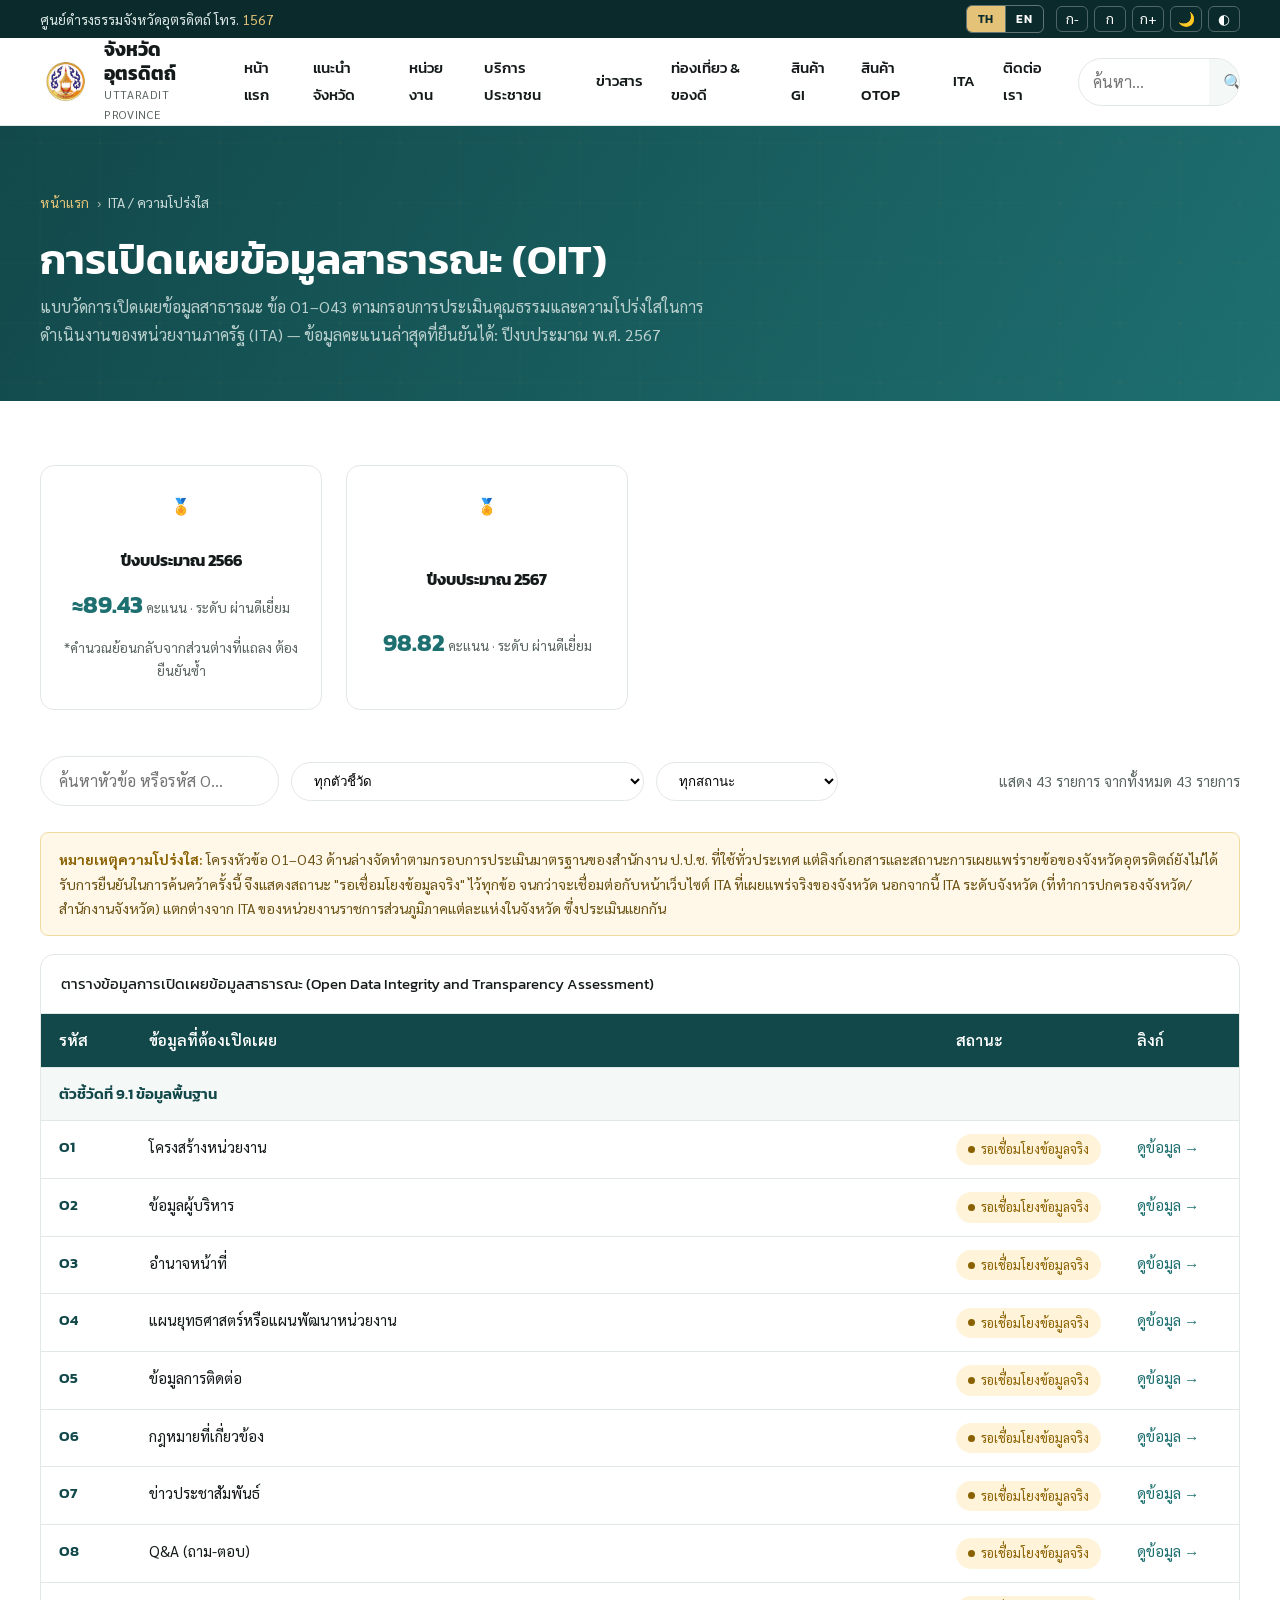
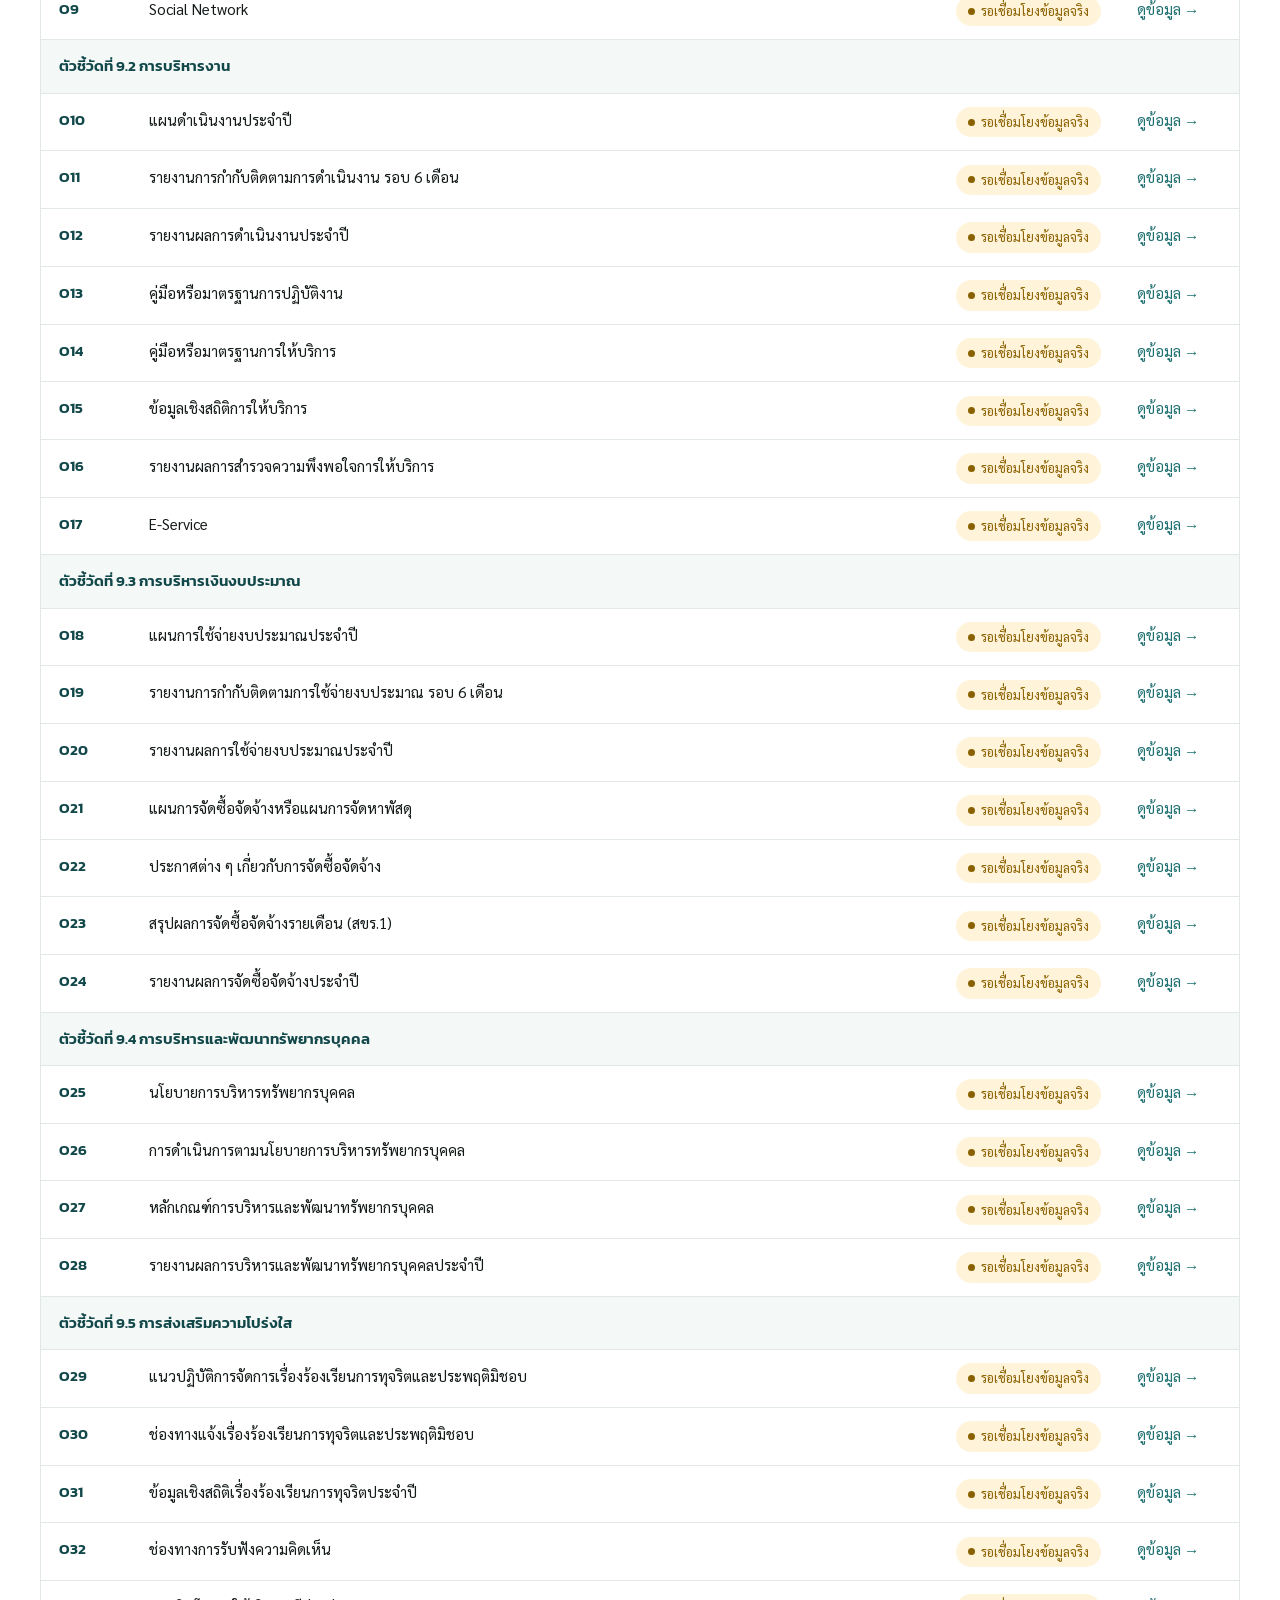
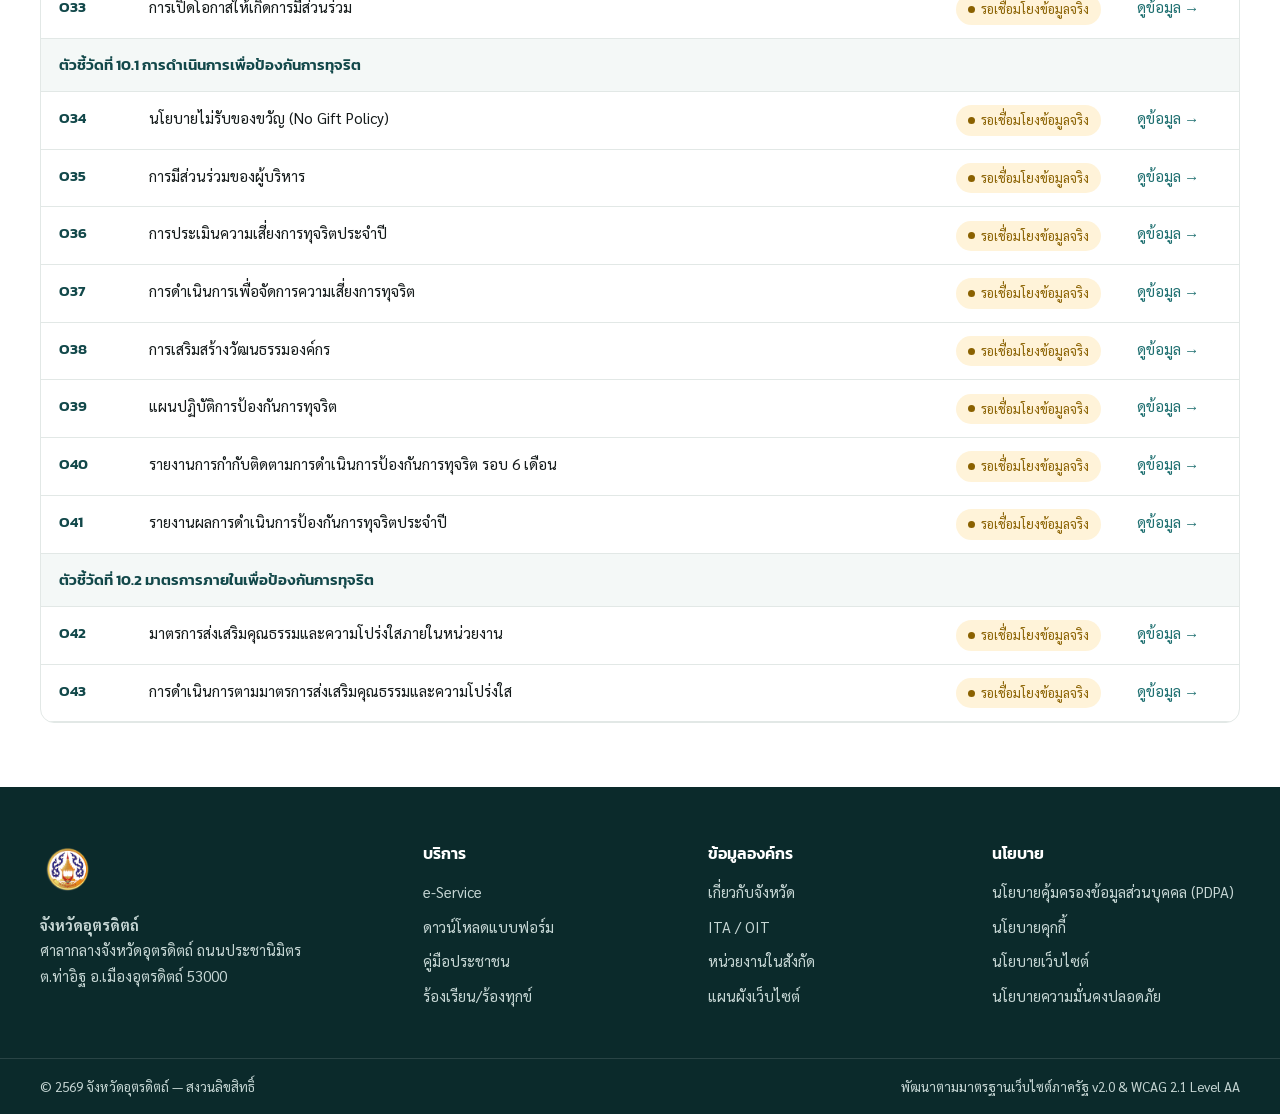
<file: pages/ita.html>
<!DOCTYPE html>
<html lang="th" data-base="../">
<head>
<meta charset="UTF-8">
<meta name="viewport" content="width=device-width, initial-scale=1">
<title data-i18n="ita.001">ITA — การเปิดเผยข้อมูลสาธารณะ (OIT) | จังหวัดอุตรดิตถ์</title>
<meta name="description" content="ข้อมูลการเปิดเผยข้อมูลสาธารณะ (OIT) ข้อ O1–O43 ตามแบบวัด ITA ของจังหวัดอุตรดิตถ์" data-i18n-attr="content:ita.017">
<link href="https://fonts.googleapis.com/css2?family=Kanit:wght@500;600;700&family=Sarabun:wght@400;500;600&display=swap" rel="stylesheet">
<link rel="stylesheet" href="../css/style.css">
<link rel="stylesheet" href="../css/cloud-gate.css">
<link rel="stylesheet" href="../css/pages.css">
<link rel="stylesheet" href="../css/responsive.css">
<link rel="manifest" href="../manifest.webmanifest">
<link rel="icon" href="../assets/img/logo.png" type="image/png">
<meta name="theme-color" content="#12484A">
<script src="../js/i18n-dict.js"></script>
<script src="../js/i18n.js"></script>
</head>
<body>

<!-- Cloud Gate: ต้องเป็นสิ่งแรกใน body เพื่อเริ่มปิดจอก่อนเนื้อหาอื่นจะ paint -->
<script src="../js/cloud-gate.js"></script>

<section class="phead">
  <div class="container">
    <nav class="crumb" aria-label="เส้นทางนำทาง" data-i18n-attr="aria-label:common.breadcrumb"><ol>
      <li><a href="../index.html" data-i18n="nav.home">หน้าแรก</a></li>
      <li aria-current="page" data-i18n="ita.002">ITA / ความโปร่งใส</li>
    </ol></nav>
    <h1 data-i18n="ita.003">การเปิดเผยข้อมูลสาธารณะ (OIT)</h1>
    <p data-i18n="ita.004">แบบวัดการเปิดเผยข้อมูลสาธารณะ ข้อ O1–O43 ตามกรอบการประเมินคุณธรรมและความโปร่งใสในการดำเนินงานของหน่วยงานภาครัฐ (ITA) — ข้อมูลคะแนนล่าสุดที่ยืนยันได้: ปีงบประมาณ พ.ศ. 2567</p>
  </div>
</section>

<main id="main" class="container" style="padding:clamp(40px,5vw,68px) 0">

  <ul class="svc" id="scoreCards" style="margin-bottom:44px" aria-label="ผลคะแนน ITA ย้อนหลัง" data-i18n-attr="aria-label:ita.018"></ul>

  <div class="ita-tools">
    <label class="sr-only" for="itaQ" data-i18n="ita.005">ค้นหาหัวข้อ OIT</label>
    <input id="itaQ" type="search" placeholder="ค้นหาหัวข้อ หรือรหัส O…" data-i18n-attr="placeholder:ita.019">
    <label class="sr-only" for="itaGrp" data-i18n="ita.006">กรองตามตัวชี้วัด</label>
    <select id="itaGrp"><option value="" data-i18n="ita.007">ทุกตัวชี้วัด</option></select>
    <label class="sr-only" for="itaSt" data-i18n="ita.008">กรองตามสถานะ</label>
    <select id="itaSt">
      <option value="" data-i18n="ita.009">ทุกสถานะ</option>
      <option value="pending" data-i18n="ita.010">รอเชื่อมโยงข้อมูลจริง</option>
    </select>
    <p class="count" id="itaCount" aria-live="polite"></p>
  </div>

  <p class="note" style="margin-top:0" data-i18n="ita.011">
    <b>หมายเหตุความโปร่งใส:</b> โครงหัวข้อ O1–O43 ด้านล่างจัดทำตามกรอบการประเมินมาตรฐานของสำนักงาน ป.ป.ช. ที่ใช้ทั่วประเทศ
    แต่ลิงก์เอกสารและสถานะการเผยแพร่รายข้อของจังหวัดอุตรดิตถ์ยังไม่ได้รับการยืนยันในการค้นคว้าครั้งนี้ จึงแสดงสถานะ
    "รอเชื่อมโยงข้อมูลจริง" ไว้ทุกข้อ จนกว่าจะเชื่อมต่อกับหน้าเว็บไซต์ ITA ที่เผยแพร่จริงของจังหวัด นอกจากนี้ ITA ระดับจังหวัด
    (ที่ทำการปกครองจังหวัด/สำนักงานจังหวัด) แตกต่างจาก ITA ของหน่วยงานราชการส่วนภูมิภาคแต่ละแห่งในจังหวัด ซึ่งประเมินแยกกัน
  </p>

  <div class="tbl-wrap">
    <table class="tbl" id="itaTable">
      <caption data-i18n="ita.012">ตารางข้อมูลการเปิดเผยข้อมูลสาธารณะ (Open Data Integrity and Transparency Assessment)</caption>
      <thead><tr>
        <th scope="col" style="width:90px" data-i18n="ita.013">รหัส</th>
        <th scope="col" data-i18n="ita.014">ข้อมูลที่ต้องเปิดเผย</th>
        <th scope="col" style="width:170px" data-i18n="ita.015">สถานะ</th>
        <th scope="col" style="width:120px" data-i18n="ita.016">ลิงก์</th>
      </tr></thead>
      <tbody id="itaBody"></tbody>
    </table>
  </div>
  <p class="empty" id="itaEmpty" hidden data-i18n="common.noMatch">ไม่พบรายการที่ตรงกับเงื่อนไข</p>

</main>

<script src="../js/img-fallback.js"></script>
<script src="../js/ui.js"></script>
<script src="../js/data.js"></script>
<script src="../js/shell.js"></script>
<script src="../js/page-ita.js"></script>
</body>
</html>
</file>
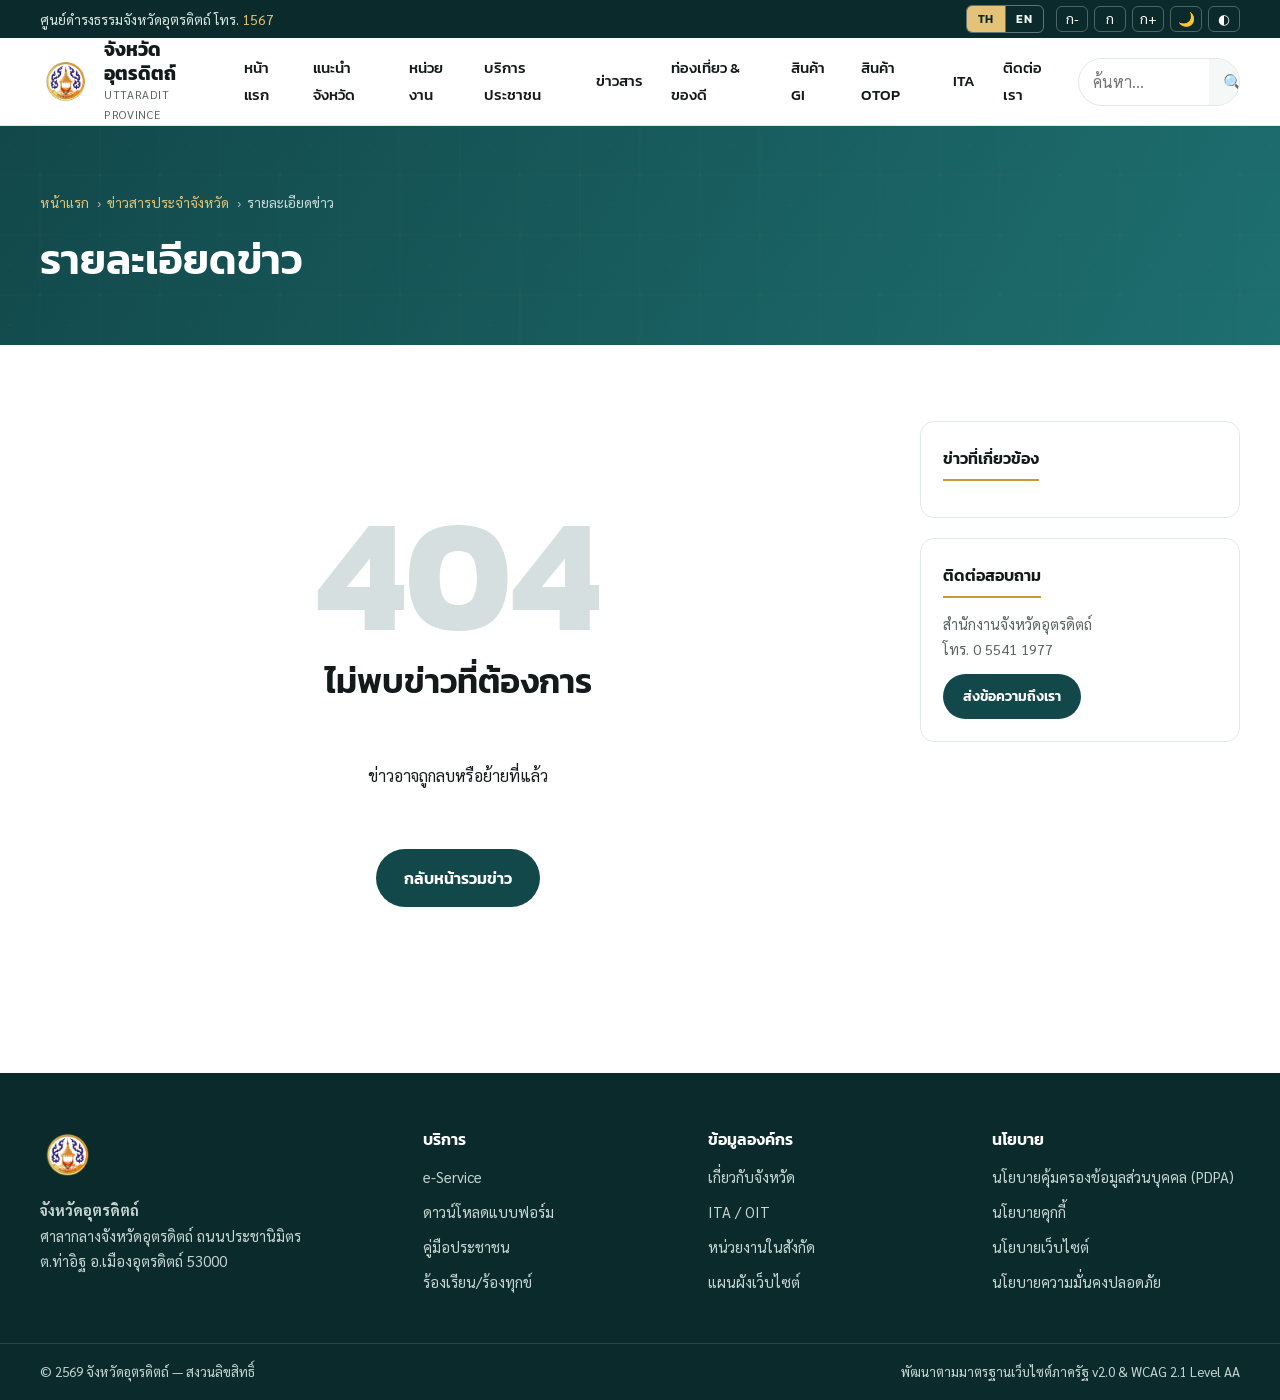
<file: pages/news-detail.html>
<!DOCTYPE html>
<html lang="th" data-base="../">
<head>
<meta charset="UTF-8">
<meta name="viewport" content="width=device-width, initial-scale=1">
<title id="metaTitle" data-i18n="newsd.001">รายละเอียดข่าว | จังหวัดอุตรดิตถ์</title>
<meta name="description" id="metaDesc" content="รายละเอียดข่าวสารจังหวัดอุตรดิตถ์" data-i18n-attr="content:newsd.006">
<link href="https://fonts.googleapis.com/css2?family=Kanit:wght@500;600;700&family=Sarabun:wght@400;500;600&display=swap" rel="stylesheet">
<link rel="stylesheet" href="../css/style.css">
<link rel="stylesheet" href="../css/cloud-gate.css">
<link rel="stylesheet" href="../css/pages.css">
<link rel="stylesheet" href="../css/responsive.css">
<link rel="manifest" href="../manifest.webmanifest">
<link rel="icon" href="../assets/img/logo.png" type="image/png">
<meta name="theme-color" content="#12484A">
<script src="../js/i18n-dict.js"></script>
<script src="../js/i18n.js"></script>
</head>
<body>

<!-- Cloud Gate: ต้องเป็นสิ่งแรกใน body เพื่อเริ่มปิดจอก่อนเนื้อหาอื่นจะ paint -->
<script src="../js/cloud-gate.js"></script>

<section class="phead">
  <div class="container">
    <nav class="crumb" aria-label="เส้นทางนำทาง" data-i18n-attr="aria-label:common.breadcrumb"><ol>
      <li><a href="../index.html" data-i18n="nav.home">หน้าแรก</a></li>
      <li><a href="news.html" data-i18n="c.004">ข่าวสารประจำจังหวัด</a></li>
      <li aria-current="page" id="crumbNow" data-i18n="newsd.002">รายละเอียดข่าว</li>
    </ol></nav>
    <h1 id="pTitle" data-i18n="newsd.002">รายละเอียดข่าว</h1>
  </div>
</section>

<main id="main" class="container layout">
  <article class="art" id="art" aria-labelledby="pTitle"></article>

  <aside class="side">
    <div class="panel"><h2 data-i18n="newsd.003">ข่าวที่เกี่ยวข้อง</h2><ul id="related"></ul></div>
    <div class="panel"><h2 data-i18n="newsd.004">ติดต่อสอบถาม</h2>
      <p style="font-size:.9rem;color:var(--muted);margin:0 0 12px" data-i18n="newsd.005">สำนักงานจังหวัดอุตรดิตถ์<br>โทร. 0 5541 1977</p>
      <a class="btn btn--brand btn--sm" href="contact.html" data-i18n="c.005">ส่งข้อความถึงเรา</a>
    </div>
  </aside>
</main>

<script src="../js/img-fallback.js"></script>
<script src="../js/ui.js"></script>
<script src="../js/config.js"></script>
<script src="../js/data.js"></script>
<script src="../js/data-loader.js"></script>
<script src="../js/shell.js"></script>
<script src="../js/page-detail.js"></script>
</body>
</html>
</file>
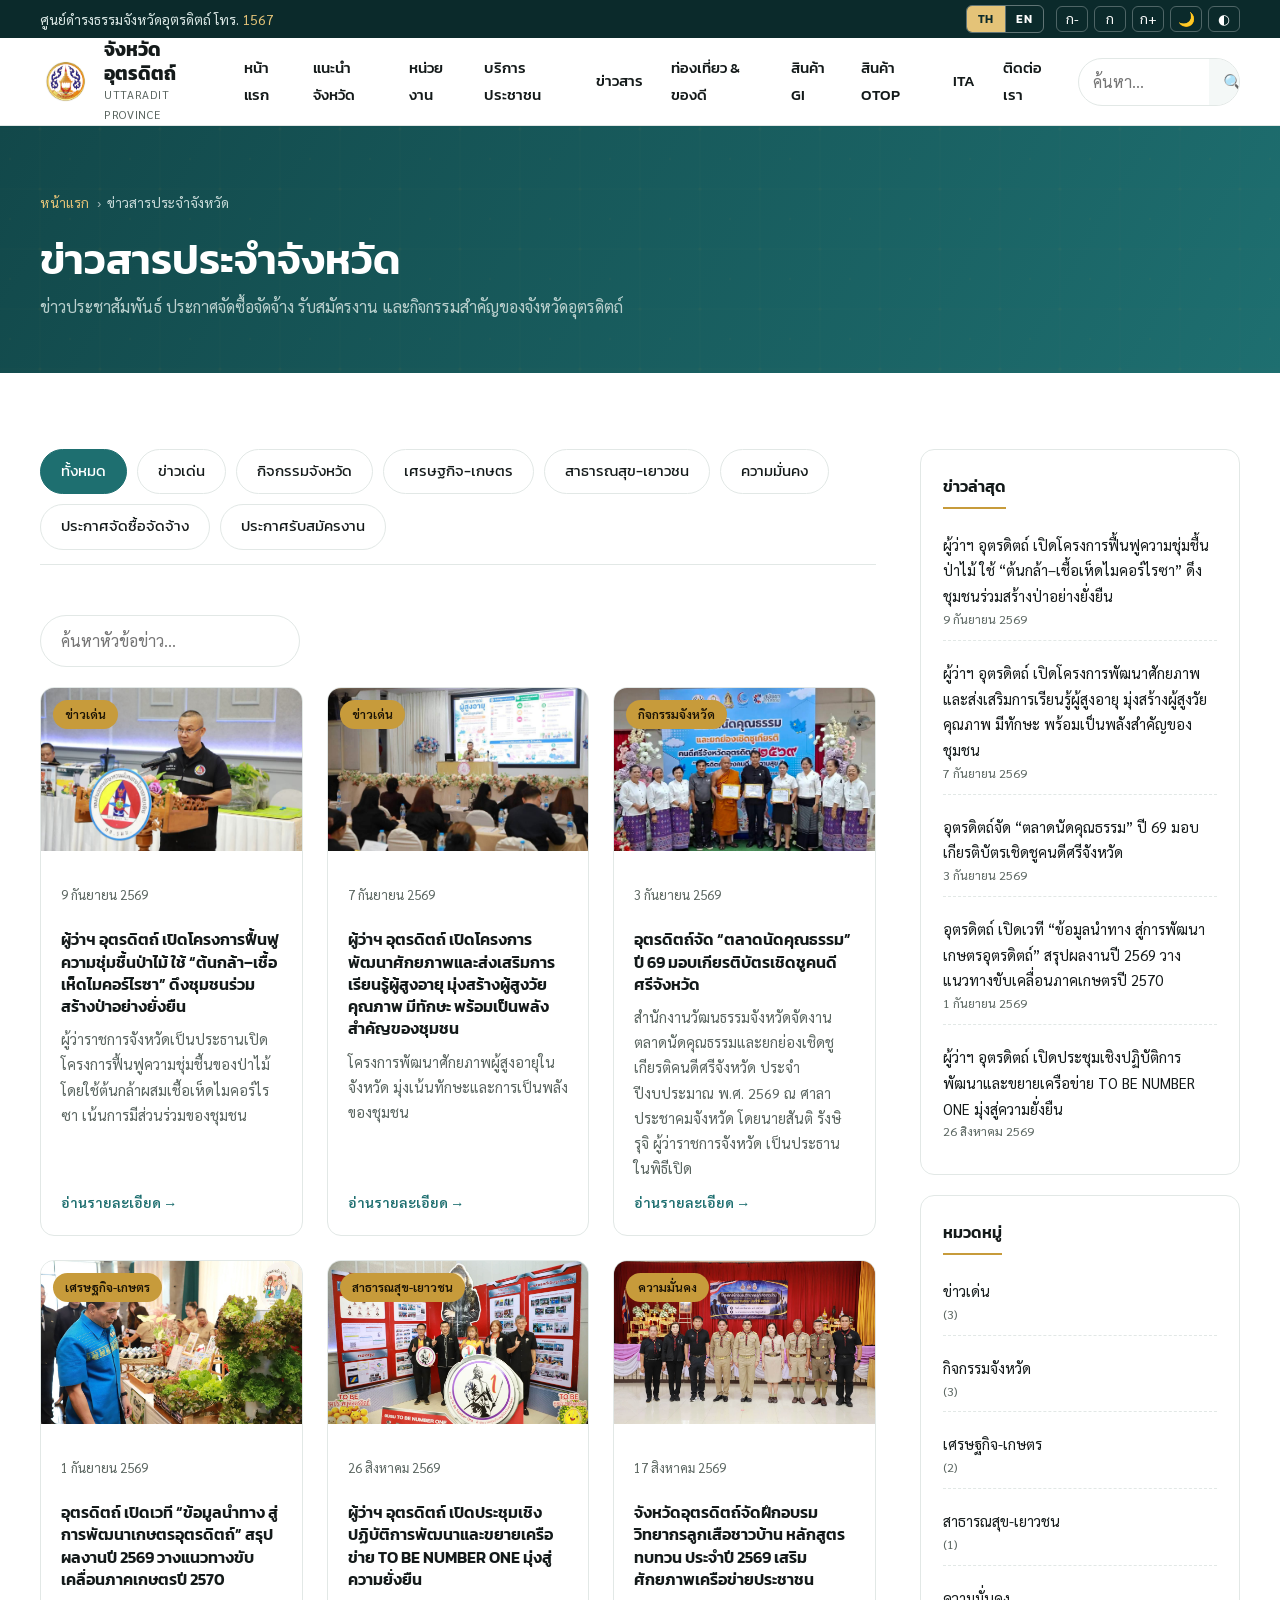
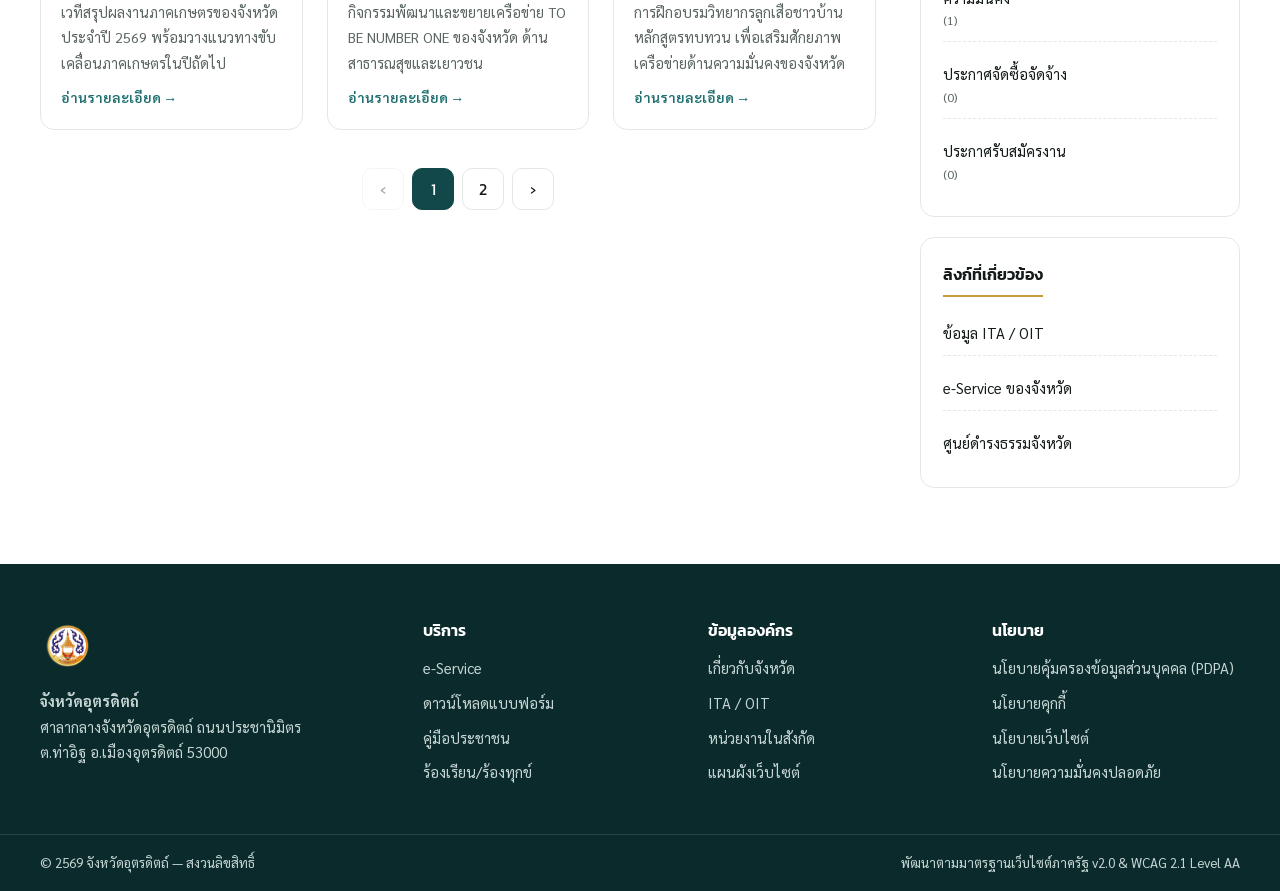
<file: pages/news.html>
<!DOCTYPE html>
<html lang="th" data-base="../">
<head>
<meta charset="UTF-8">
<meta name="viewport" content="width=device-width, initial-scale=1">
<title data-i18n="news.001">ข่าวสารประจำจังหวัด | จังหวัดอุตรดิตถ์</title>
<meta name="description" content="ข่าวประชาสัมพันธ์ ประกาศจัดซื้อจัดจ้าง รับสมัครงาน และกิจกรรมของจังหวัดอุตรดิตถ์" data-i18n-attr="content:news.009">
<link href="https://fonts.googleapis.com/css2?family=Kanit:wght@500;600;700&family=Sarabun:wght@400;500;600&display=swap" rel="stylesheet">
<link rel="stylesheet" href="../css/style.css">
<link rel="stylesheet" href="../css/cloud-gate.css">
<link rel="stylesheet" href="../css/pages.css">
<link rel="stylesheet" href="../css/responsive.css">
<link rel="manifest" href="../manifest.webmanifest">
<link rel="icon" href="../assets/img/logo.png" type="image/png">
<meta name="theme-color" content="#12484A">
<script src="../js/i18n-dict.js"></script>
<script src="../js/i18n.js"></script>
</head>
<body>

<!-- Cloud Gate: ต้องเป็นสิ่งแรกใน body เพื่อเริ่มปิดจอก่อนเนื้อหาอื่นจะ paint -->
<script src="../js/cloud-gate.js"></script>

<section class="phead">
  <div class="container">
    <nav class="crumb" aria-label="เส้นทางนำทาง" data-i18n-attr="aria-label:common.breadcrumb"><ol>
      <li><a href="../index.html" data-i18n="nav.home">หน้าแรก</a></li>
      <li aria-current="page" data-i18n="c.004">ข่าวสารประจำจังหวัด</li>
    </ol></nav>
    <h1 data-i18n="c.004">ข่าวสารประจำจังหวัด</h1>
    <p data-i18n="news.002">ข่าวประชาสัมพันธ์ ประกาศจัดซื้อจัดจ้าง รับสมัครงาน และกิจกรรมสำคัญของจังหวัดอุตรดิตถ์</p>
  </div>
</section>

<main id="main" class="container layout">
  <div>
    <div class="sec__head sec__head--row" style="margin-bottom:20px">
      <div class="tabs" role="tablist" aria-label="หมวดหมู่ข่าว" id="newsTabs" data-i18n-attr="aria-label:news.catsLabel"></div>
      <form role="search" onsubmit="return false" class="news__search">
        <label class="sr-only" for="newsQ" data-i18n="news.searchLabel">ค้นหาข่าว</label>
        <input id="newsQ" type="search" placeholder="ค้นหาหัวข้อข่าว…" data-i18n-attr="placeholder:news.searchPh">
      </form>
    </div>
    <div id="newsPanel" role="tabpanel" tabindex="0" aria-live="polite">
      <ul class="cards" id="newsGrid"></ul>
      <p class="empty" id="newsEmpty" hidden data-i18n="news.empty">ไม่พบข่าวที่ตรงกับเงื่อนไข</p>
    </div>
    <nav class="pager" id="newsPager" aria-label="แบ่งหน้าข่าว" data-i18n-attr="aria-label:news.pagerLabel"></nav>
  </div>

  <aside class="side">
    <div class="panel">
      <h2 data-i18n="news.003">ข่าวล่าสุด</h2>
      <ul id="sideLatest"></ul>
    </div>
    <div class="panel">
      <h2 data-i18n="news.004">หมวดหมู่</h2>
      <ul id="sideCats"></ul>
    </div>
    <div class="panel">
      <h2 data-i18n="news.005">ลิงก์ที่เกี่ยวข้อง</h2>
      <ul>
        <li><a href="ita.html" data-i18n="news.006">ข้อมูล ITA / OIT</a></li>
        <li><a href="../index.html#services" data-i18n="news.007">e-Service ของจังหวัด</a></li>
        <li><a href="contact.html" data-i18n="news.008">ศูนย์ดำรงธรรมจังหวัด</a></li>
      </ul>
    </div>
  </aside>
</main>

<script src="../js/img-fallback.js"></script>
<script src="../js/ui.js"></script>
<script src="../js/config.js"></script>
<script src="../js/data-loader.js"></script>
<script src="../js/shell.js"></script>
<script src="../js/page-news.js"></script>
</body>
</html>
</file>
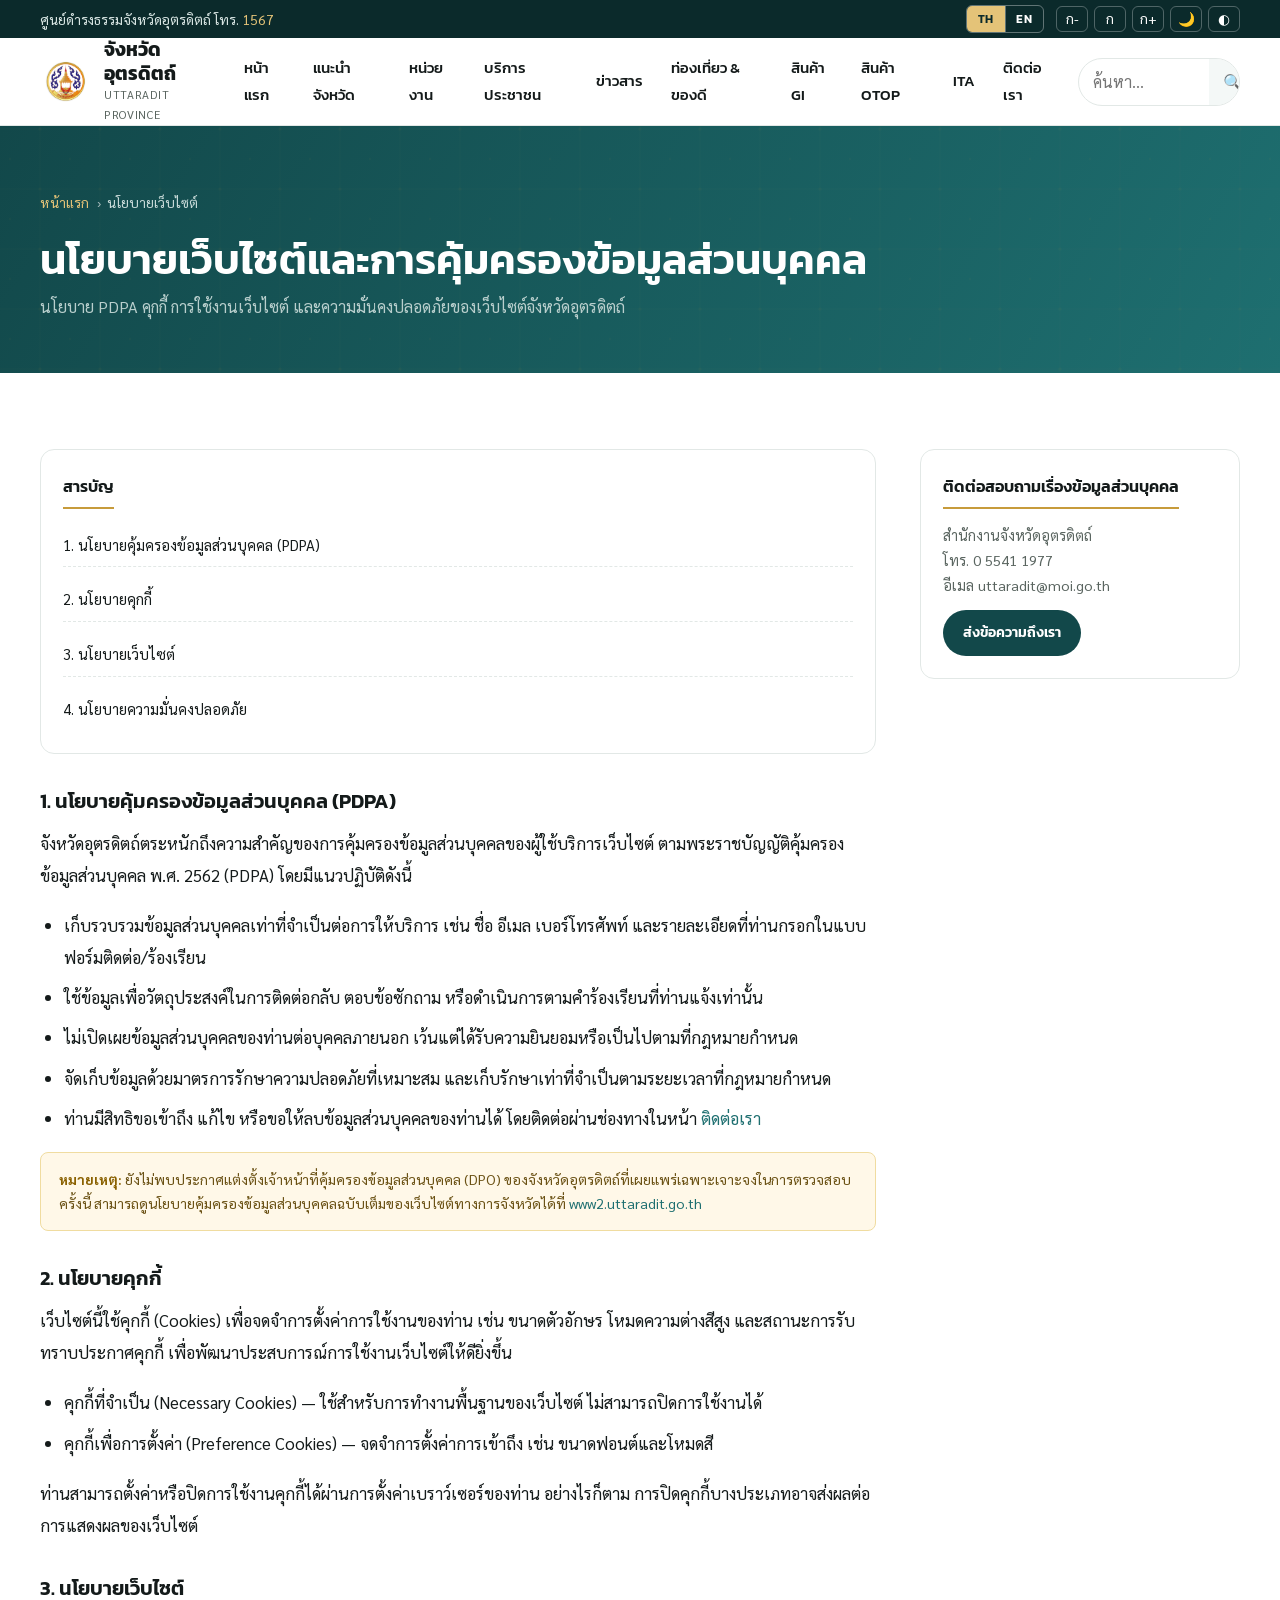
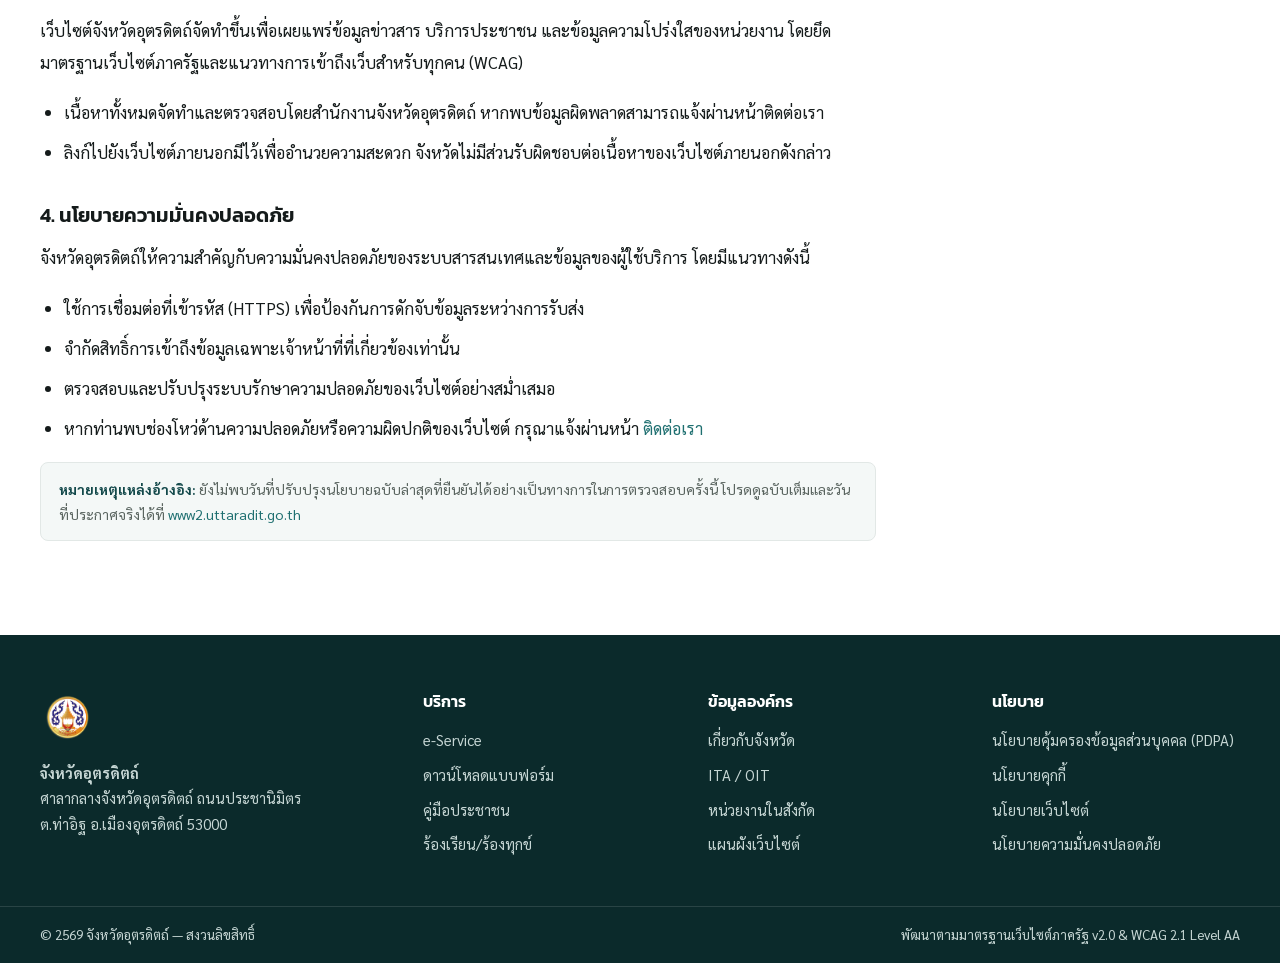
<file: pages/policy.html>
<!DOCTYPE html>
<html lang="th" data-base="../">
<head>
<meta charset="UTF-8">
<meta name="viewport" content="width=device-width, initial-scale=1">
<title data-i18n="policy.001">นโยบายเว็บไซต์ &amp; PDPA | จังหวัดอุตรดิตถ์</title>
<meta name="description" content="นโยบายคุ้มครองข้อมูลส่วนบุคคล (PDPA) นโยบายคุกกี้ นโยบายเว็บไซต์ และนโยบายความมั่นคงปลอดภัยของเว็บไซต์จังหวัดอุตรดิตถ์" data-i18n-attr="content:policy.030">
<link href="https://fonts.googleapis.com/css2?family=Kanit:wght@500;600;700&family=Sarabun:wght@400;500;600&display=swap" rel="stylesheet">
<link rel="stylesheet" href="../css/style.css">
<link rel="stylesheet" href="../css/cloud-gate.css">
<link rel="stylesheet" href="../css/pages.css">
<link rel="stylesheet" href="../css/responsive.css">
<link rel="manifest" href="../manifest.webmanifest">
<link rel="icon" href="../assets/img/logo.png" type="image/png">
<meta name="theme-color" content="#12484A">
<script src="../js/i18n-dict.js"></script>
<script src="../js/i18n.js"></script>
</head>
<body>

<!-- Cloud Gate: ต้องเป็นสิ่งแรกใน body เพื่อเริ่มปิดจอก่อนเนื้อหาอื่นจะ paint -->
<script src="../js/cloud-gate.js"></script>

<section class="phead">
  <div class="container">
    <nav class="crumb" aria-label="เส้นทางนำทาง" data-i18n-attr="aria-label:common.breadcrumb"><ol>
      <li><a href="../index.html" data-i18n="nav.home">หน้าแรก</a></li>
      <li aria-current="page" data-i18n="footer.website">นโยบายเว็บไซต์</li>
    </ol></nav>
    <h1 data-i18n="policy.002">นโยบายเว็บไซต์และการคุ้มครองข้อมูลส่วนบุคคล</h1>
    <p data-i18n="policy.003">นโยบาย PDPA คุกกี้ การใช้งานเว็บไซต์ และความมั่นคงปลอดภัยของเว็บไซต์จังหวัดอุตรดิตถ์</p>
  </div>
</section>

<main id="main" class="container layout">
  <article class="art">

    <nav class="toc panel" aria-labelledby="tocH" style="margin-bottom:30px">
      <h2 id="tocH" data-i18n="c.003">สารบัญ</h2>
      <ul>
        <li><a href="#pdpa" data-i18n="policy.004">1. นโยบายคุ้มครองข้อมูลส่วนบุคคล (PDPA)</a></li>
        <li><a href="#cookie" data-i18n="policy.005">2. นโยบายคุกกี้</a></li>
        <li><a href="#website" data-i18n="policy.006">3. นโยบายเว็บไซต์</a></li>
        <li><a href="#security" data-i18n="policy.007">4. นโยบายความมั่นคงปลอดภัย</a></li>
      </ul>
    </nav>

    <div class="art__body">
      <h2 id="pdpa" data-i18n="policy.004">1. นโยบายคุ้มครองข้อมูลส่วนบุคคล (PDPA)</h2>
      <p data-i18n="policy.008">จังหวัดอุตรดิตถ์ตระหนักถึงความสำคัญของการคุ้มครองข้อมูลส่วนบุคคลของผู้ใช้บริการเว็บไซต์ ตามพระราชบัญญัติคุ้มครองข้อมูลส่วนบุคคล พ.ศ. 2562 (PDPA) โดยมีแนวปฏิบัติดังนี้</p>
      <ul>
        <li data-i18n="policy.009">เก็บรวบรวมข้อมูลส่วนบุคคลเท่าที่จำเป็นต่อการให้บริการ เช่น ชื่อ อีเมล เบอร์โทรศัพท์ และรายละเอียดที่ท่านกรอกในแบบฟอร์มติดต่อ/ร้องเรียน</li>
        <li data-i18n="policy.010">ใช้ข้อมูลเพื่อวัตถุประสงค์ในการติดต่อกลับ ตอบข้อซักถาม หรือดำเนินการตามคำร้องเรียนที่ท่านแจ้งเท่านั้น</li>
        <li data-i18n="policy.011">ไม่เปิดเผยข้อมูลส่วนบุคคลของท่านต่อบุคคลภายนอก เว้นแต่ได้รับความยินยอมหรือเป็นไปตามที่กฎหมายกำหนด</li>
        <li data-i18n="policy.012">จัดเก็บข้อมูลด้วยมาตรการรักษาความปลอดภัยที่เหมาะสม และเก็บรักษาเท่าที่จำเป็นตามระยะเวลาที่กฎหมายกำหนด</li>
        <li data-i18n="policy.013">ท่านมีสิทธิขอเข้าถึง แก้ไข หรือขอให้ลบข้อมูลส่วนบุคคลของท่านได้ โดยติดต่อผ่านช่องทางในหน้า <a href="contact.html">ติดต่อเรา</a></li>
      </ul>
      <p class="note" data-i18n="policy.014">
        <b>หมายเหตุ:</b> ยังไม่พบประกาศแต่งตั้งเจ้าหน้าที่คุ้มครองข้อมูลส่วนบุคคล (DPO) ของจังหวัดอุตรดิตถ์ที่เผยแพร่เฉพาะเจาะจงในการตรวจสอบครั้งนี้
        สามารถดูนโยบายคุ้มครองข้อมูลส่วนบุคคลฉบับเต็มของเว็บไซต์ทางการจังหวัดได้ที่
        <a href="https://www2.uttaradit.go.th/frontpage" target="_blank" rel="noopener">www2.uttaradit.go.th</a>
      </p>

      <h2 id="cookie" data-i18n="policy.005">2. นโยบายคุกกี้</h2>
      <p data-i18n="policy.015">เว็บไซต์นี้ใช้คุกกี้ (Cookies) เพื่อจดจำการตั้งค่าการใช้งานของท่าน เช่น ขนาดตัวอักษร โหมดความต่างสีสูง และสถานะการรับทราบประกาศคุกกี้ เพื่อพัฒนาประสบการณ์การใช้งานเว็บไซต์ให้ดียิ่งขึ้น</p>
      <ul>
        <li data-i18n="policy.016">คุกกี้ที่จำเป็น (Necessary Cookies) — ใช้สำหรับการทำงานพื้นฐานของเว็บไซต์ ไม่สามารถปิดการใช้งานได้</li>
        <li data-i18n="policy.017">คุกกี้เพื่อการตั้งค่า (Preference Cookies) — จดจำการตั้งค่าการเข้าถึง เช่น ขนาดฟอนต์และโหมดสี</li>
      </ul>
      <p data-i18n="policy.018">ท่านสามารถตั้งค่าหรือปิดการใช้งานคุกกี้ได้ผ่านการตั้งค่าเบราว์เซอร์ของท่าน อย่างไรก็ตาม การปิดคุกกี้บางประเภทอาจส่งผลต่อการแสดงผลของเว็บไซต์</p>

      <h2 id="website" data-i18n="policy.006">3. นโยบายเว็บไซต์</h2>
      <p data-i18n="policy.019">เว็บไซต์จังหวัดอุตรดิตถ์จัดทำขึ้นเพื่อเผยแพร่ข้อมูลข่าวสาร บริการประชาชน และข้อมูลความโปร่งใสของหน่วยงาน โดยยึดมาตรฐานเว็บไซต์ภาครัฐและแนวทางการเข้าถึงเว็บสำหรับทุกคน (WCAG)</p>
      <ul>
        <li data-i18n="policy.020">เนื้อหาทั้งหมดจัดทำและตรวจสอบโดยสำนักงานจังหวัดอุตรดิตถ์ หากพบข้อมูลผิดพลาดสามารถแจ้งผ่านหน้าติดต่อเรา</li>
        <li data-i18n="policy.021">ลิงก์ไปยังเว็บไซต์ภายนอกมีไว้เพื่ออำนวยความสะดวก จังหวัดไม่มีส่วนรับผิดชอบต่อเนื้อหาของเว็บไซต์ภายนอกดังกล่าว</li>
      </ul>

      <h2 id="security" data-i18n="policy.007">4. นโยบายความมั่นคงปลอดภัย</h2>
      <p data-i18n="policy.022">จังหวัดอุตรดิตถ์ให้ความสำคัญกับความมั่นคงปลอดภัยของระบบสารสนเทศและข้อมูลของผู้ใช้บริการ โดยมีแนวทางดังนี้</p>
      <ul>
        <li data-i18n="policy.023">ใช้การเชื่อมต่อที่เข้ารหัส (HTTPS) เพื่อป้องกันการดักจับข้อมูลระหว่างการรับส่ง</li>
        <li data-i18n="policy.024">จำกัดสิทธิ์การเข้าถึงข้อมูลเฉพาะเจ้าหน้าที่ที่เกี่ยวข้องเท่านั้น</li>
        <li data-i18n="policy.025">ตรวจสอบและปรับปรุงระบบรักษาความปลอดภัยของเว็บไซต์อย่างสม่ำเสมอ</li>
        <li data-i18n="policy.026">หากท่านพบช่องโหว่ด้านความปลอดภัยหรือความผิดปกติของเว็บไซต์ กรุณาแจ้งผ่านหน้า <a href="contact.html">ติดต่อเรา</a></li>
      </ul>
      <p class="note note--src" data-i18n="policy.027">
        <b>หมายเหตุแหล่งอ้างอิง:</b> ยังไม่พบวันที่ปรับปรุงนโยบายฉบับล่าสุดที่ยืนยันได้อย่างเป็นทางการในการตรวจสอบครั้งนี้
        โปรดดูฉบับเต็มและวันที่ประกาศจริงได้ที่ <a href="https://www2.uttaradit.go.th/frontpage" target="_blank" rel="noopener">www2.uttaradit.go.th</a>
      </p>
    </div>
  </article>

  <aside class="side">
    <div class="panel">
      <h2 data-i18n="policy.028">ติดต่อสอบถามเรื่องข้อมูลส่วนบุคคล</h2>
      <p style="font-size:.9rem;color:var(--muted);margin:0 0 12px" data-i18n="policy.029">สำนักงานจังหวัดอุตรดิตถ์<br>โทร. 0 5541 1977<br>อีเมล uttaradit@moi.go.th</p>
      <a class="btn btn--brand btn--sm" href="contact.html" data-i18n="c.005">ส่งข้อความถึงเรา</a>
    </div>
  </aside>
</main>

<script src="../js/img-fallback.js"></script>
<script src="../js/ui.js"></script>
<script src="../js/config.js"></script>
<script src="../js/shell.js"></script>
</body>
</html>
</file>
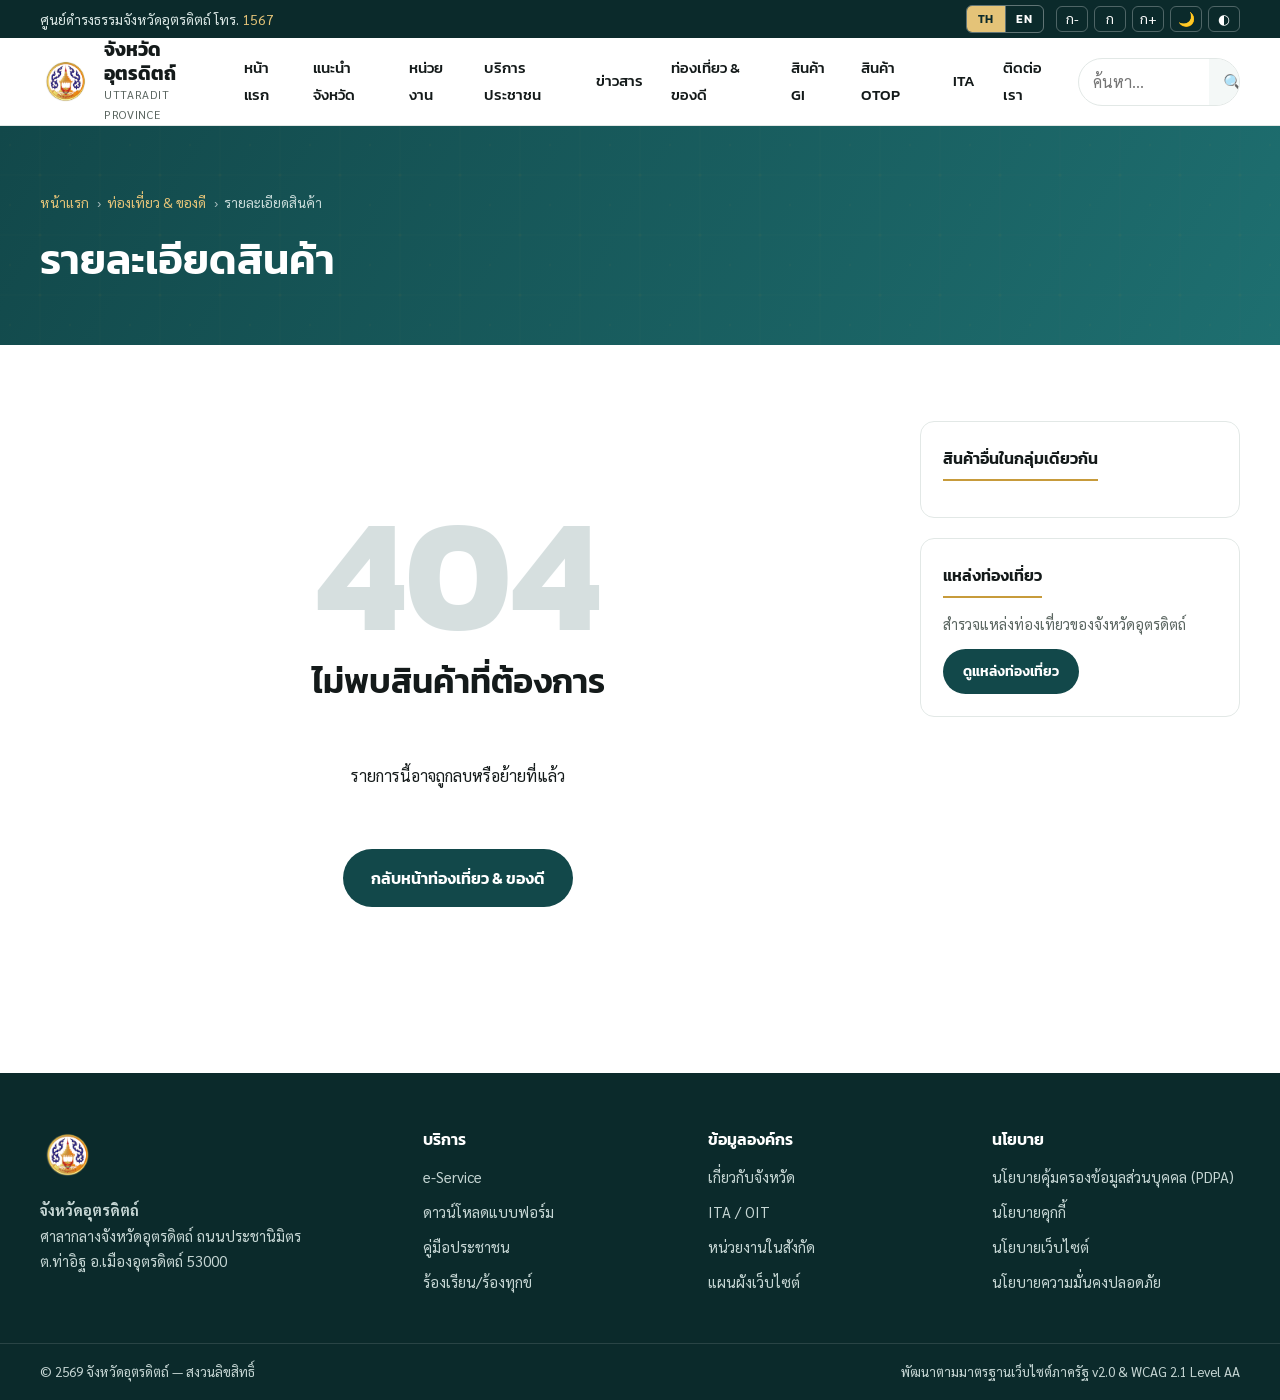
<file: pages/product-detail.html>
<!DOCTYPE html>
<html lang="th" data-base="../">
<head>
<meta charset="UTF-8">
<meta name="viewport" content="width=device-width, initial-scale=1">
<title id="metaTitle" data-i18n="prodd.001">รายละเอียดสินค้า | จังหวัดอุตรดิตถ์</title>
<meta name="description" id="metaDesc" content="รายละเอียดสินค้า GI และ OTOP ของจังหวัดอุตรดิตถ์" data-i18n-attr="content:prodd.007">
<link href="https://fonts.googleapis.com/css2?family=Kanit:wght@500;600;700&family=Sarabun:wght@400;500;600&display=swap" rel="stylesheet">
<link rel="stylesheet" href="../css/style.css">
<link rel="stylesheet" href="../css/cloud-gate.css">
<link rel="stylesheet" href="../css/pages.css">
<link rel="stylesheet" href="../css/responsive.css">
<link rel="manifest" href="../manifest.webmanifest">
<link rel="icon" href="../assets/img/logo.png" type="image/png">
<meta name="theme-color" content="#12484A">
<script src="../js/i18n-dict.js"></script>
<script src="../js/i18n.js"></script>
</head>
<body>

<!-- Cloud Gate: ต้องเป็นสิ่งแรกใน body เพื่อเริ่มปิดจอก่อนเนื้อหาอื่นจะ paint -->
<script src="../js/cloud-gate.js"></script>

<section class="phead">
  <div class="container">
    <nav class="crumb" aria-label="เส้นทางนำทาง" data-i18n-attr="aria-label:common.breadcrumb"><ol>
      <li><a href="../index.html" data-i18n="nav.home">หน้าแรก</a></li>
      <li><a href="travel.html" data-i18n="nav.travel">ท่องเที่ยว &amp; ของดี</a></li>
      <li aria-current="page" id="crumbNow" data-i18n="prodd.002">รายละเอียดสินค้า</li>
    </ol></nav>
    <h1 id="pTitle" data-i18n="prodd.002">รายละเอียดสินค้า</h1>
  </div>
</section>

<main id="main" class="container layout">
  <article class="art" id="art" aria-labelledby="pTitle"></article>

  <aside class="side">
    <div class="panel"><h2 data-i18n="prodd.003">สินค้าอื่นในกลุ่มเดียวกัน</h2><ul id="related"></ul></div>
    <div class="panel"><h2 data-i18n="prodd.004">แหล่งท่องเที่ยว</h2>
      <p style="font-size:.9rem;color:var(--muted);margin:0 0 12px" data-i18n="prodd.005">สำรวจแหล่งท่องเที่ยวของจังหวัดอุตรดิตถ์</p>
      <a class="btn btn--brand btn--sm" href="travel.html" data-i18n="prodd.006">ดูแหล่งท่องเที่ยว</a>
    </div>
  </aside>
</main>

<script src="../js/img-fallback.js"></script>
<script src="../js/ui.js"></script>
<script src="../js/config.js"></script>
<script src="../js/data.js"></script>
<script src="../js/data-loader.js"></script>
<script src="../js/shell.js"></script>
<script src="../js/page-product-detail.js"></script>
</body>
</html>
</file>
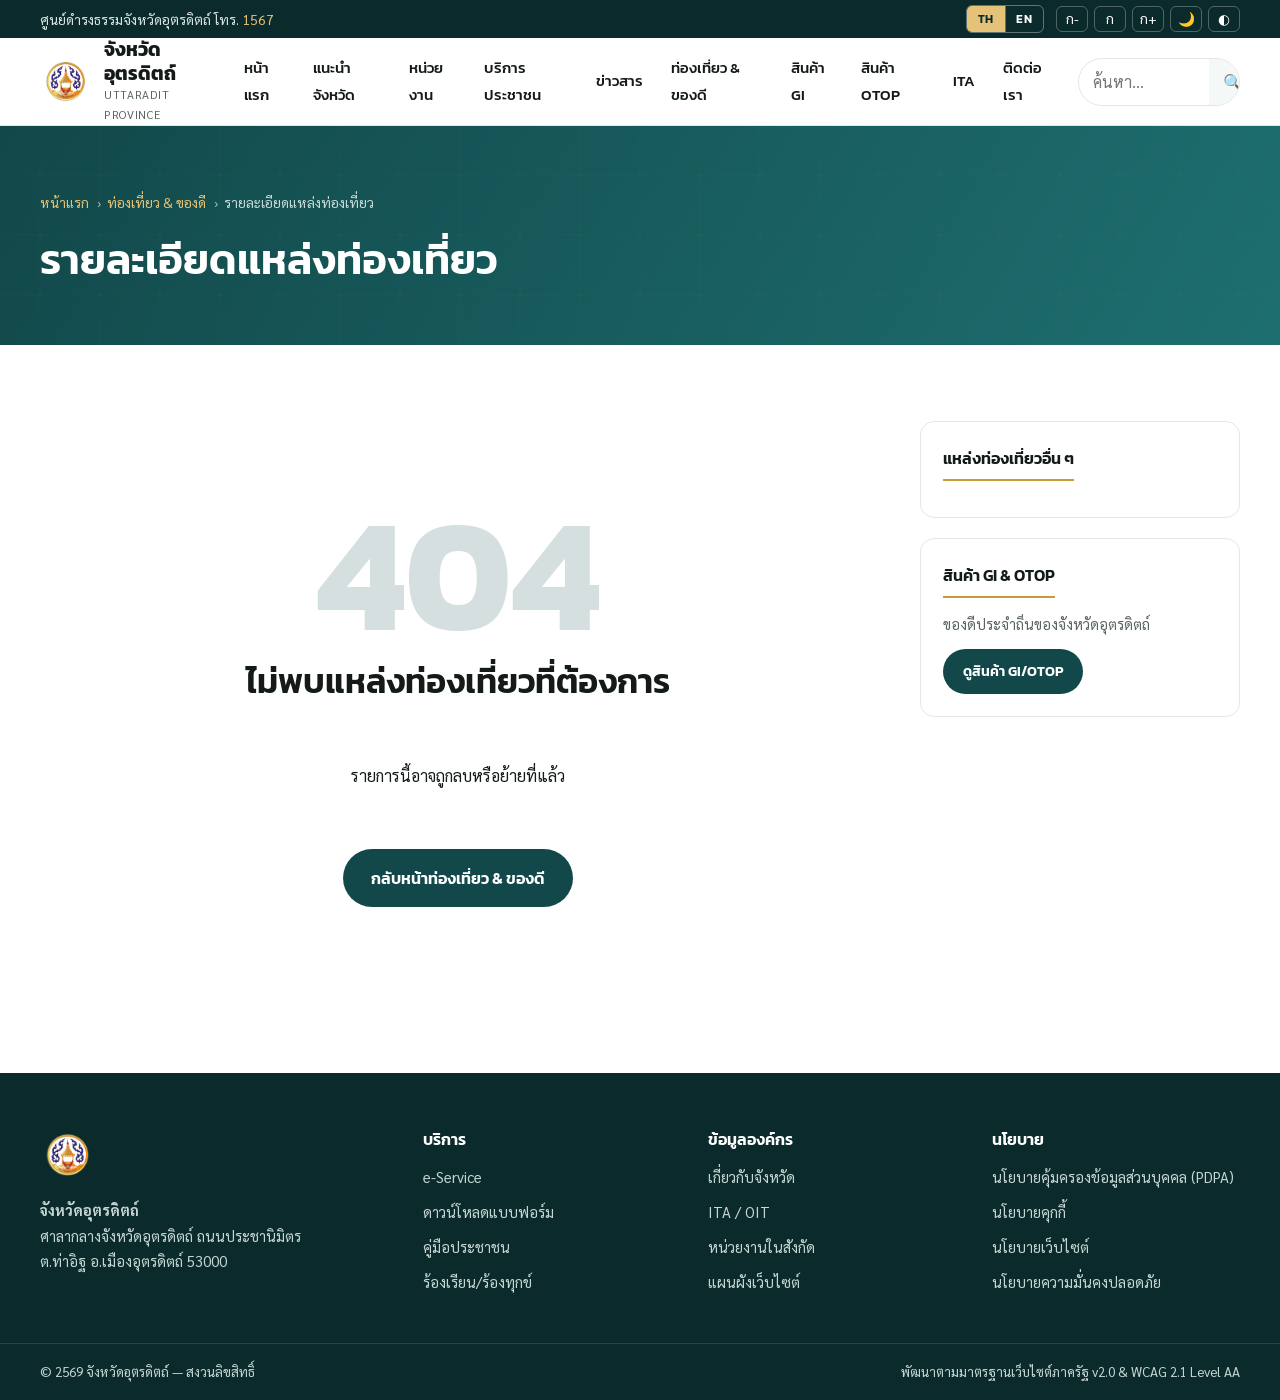
<file: pages/travel-detail.html>
<!DOCTYPE html>
<html lang="th" data-base="../">
<head>
<meta charset="UTF-8">
<meta name="viewport" content="width=device-width, initial-scale=1">
<title id="metaTitle" data-i18n="travd.001">รายละเอียดแหล่งท่องเที่ยว | จังหวัดอุตรดิตถ์</title>
<meta name="description" id="metaDesc" content="รายละเอียดแหล่งท่องเที่ยวจังหวัดอุตรดิตถ์" data-i18n-attr="content:travd.007">
<link href="https://fonts.googleapis.com/css2?family=Kanit:wght@500;600;700&family=Sarabun:wght@400;500;600&display=swap" rel="stylesheet">
<link rel="stylesheet" href="../css/style.css">
<link rel="stylesheet" href="../css/cloud-gate.css">
<link rel="stylesheet" href="../css/pages.css">
<link rel="stylesheet" href="../css/responsive.css">
<link rel="manifest" href="../manifest.webmanifest">
<link rel="icon" href="../assets/img/logo.png" type="image/png">
<meta name="theme-color" content="#12484A">
<script src="../js/i18n-dict.js"></script>
<script src="../js/i18n.js"></script>
</head>
<body>

<!-- Cloud Gate: ต้องเป็นสิ่งแรกใน body เพื่อเริ่มปิดจอก่อนเนื้อหาอื่นจะ paint -->
<script src="../js/cloud-gate.js"></script>

<section class="phead">
  <div class="container">
    <nav class="crumb" aria-label="เส้นทางนำทาง" data-i18n-attr="aria-label:common.breadcrumb"><ol>
      <li><a href="../index.html" data-i18n="nav.home">หน้าแรก</a></li>
      <li><a href="travel.html" data-i18n="nav.travel">ท่องเที่ยว &amp; ของดี</a></li>
      <li aria-current="page" id="crumbNow" data-i18n="travd.002">รายละเอียดแหล่งท่องเที่ยว</li>
    </ol></nav>
    <h1 id="pTitle" data-i18n="travd.002">รายละเอียดแหล่งท่องเที่ยว</h1>
  </div>
</section>

<main id="main" class="container layout">
  <article class="art" id="art" aria-labelledby="pTitle"></article>

  <aside class="side">
    <div class="panel"><h2 data-i18n="travd.003">แหล่งท่องเที่ยวอื่น ๆ</h2><ul id="related"></ul></div>
    <div class="panel"><h2 data-i18n="travd.004">สินค้า GI &amp; OTOP</h2>
      <p style="font-size:.9rem;color:var(--muted);margin:0 0 12px" data-i18n="travd.005">ของดีประจำถิ่นของจังหวัดอุตรดิตถ์</p>
      <a class="btn btn--brand btn--sm" href="travel.html#hGI" data-i18n="travd.006">ดูสินค้า GI/OTOP</a>
    </div>
  </aside>
</main>

<script src="../js/img-fallback.js"></script>
<script src="../js/ui.js"></script>
<script src="../js/config.js"></script>
<script src="../js/data.js"></script>
<script src="../js/data-loader.js"></script>
<script src="../js/shell.js"></script>
<script src="../js/page-travel-detail.js"></script>
</body>
</html>
</file>
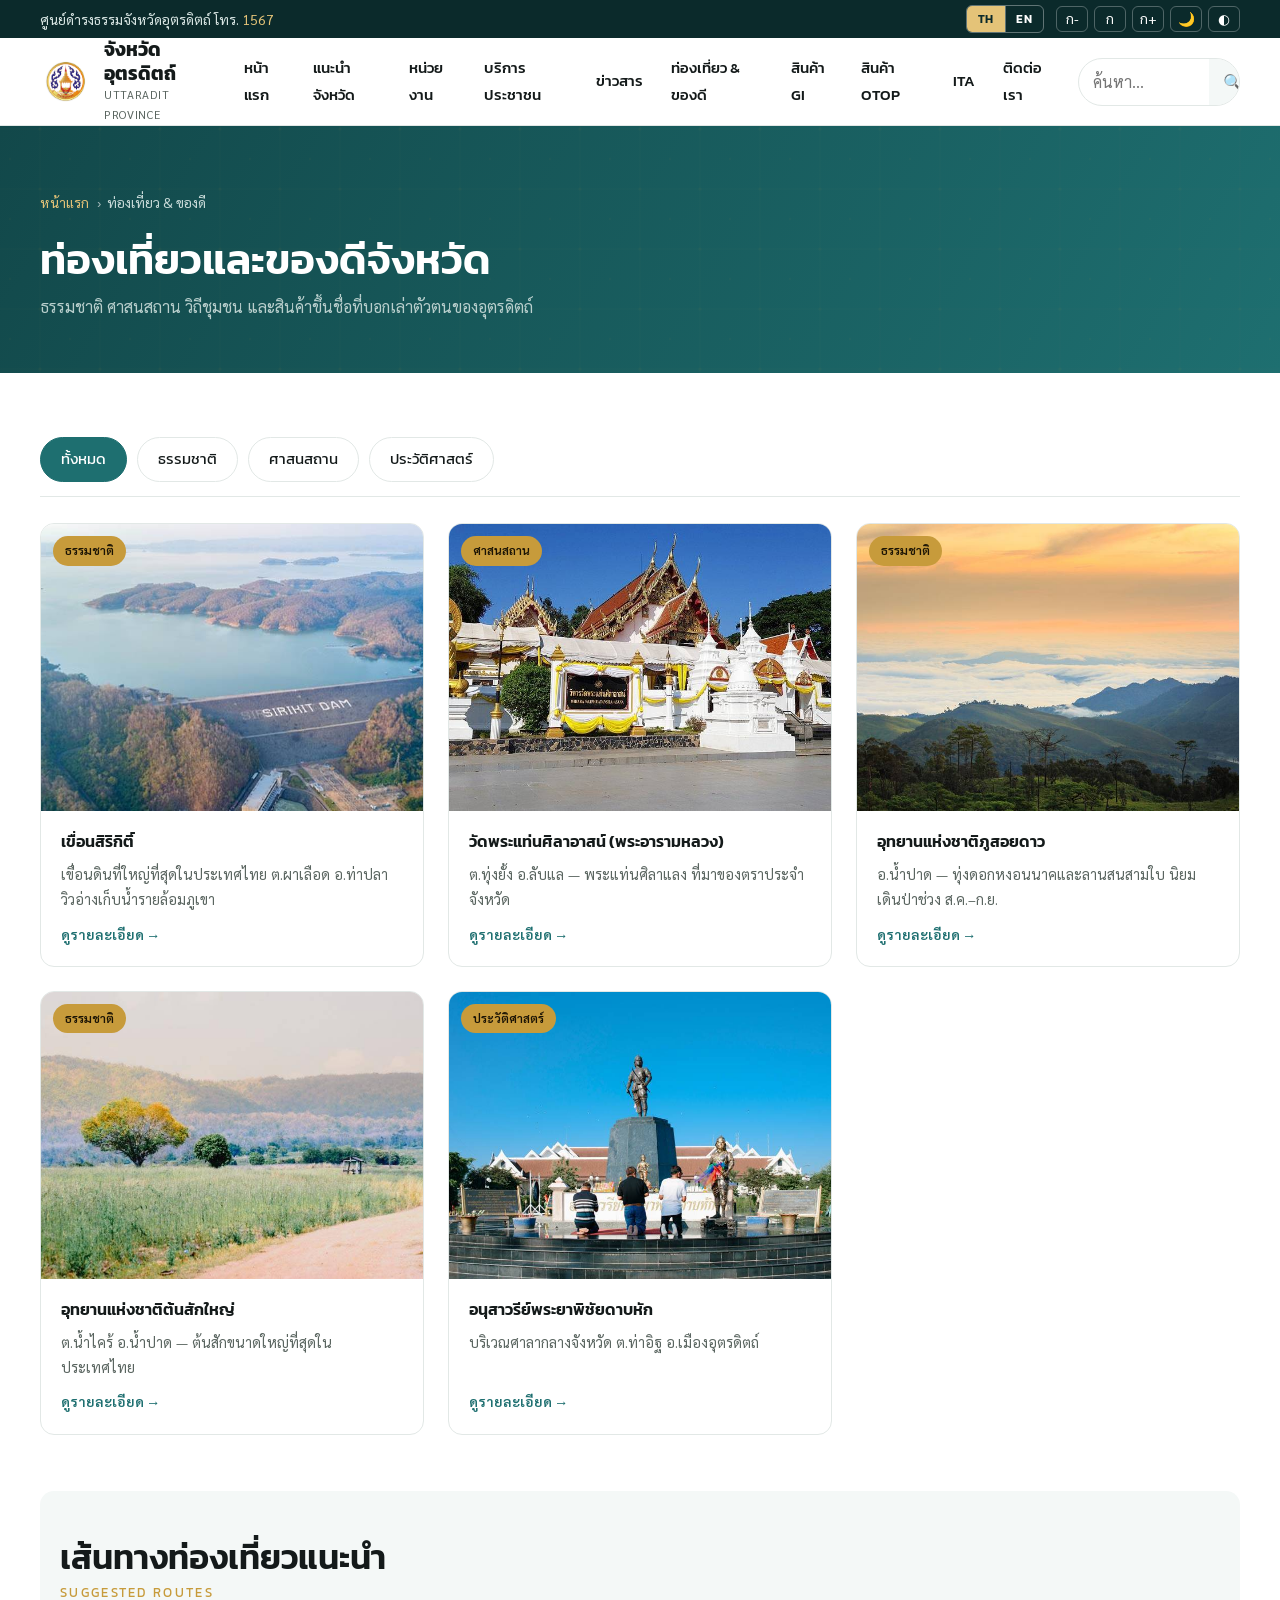
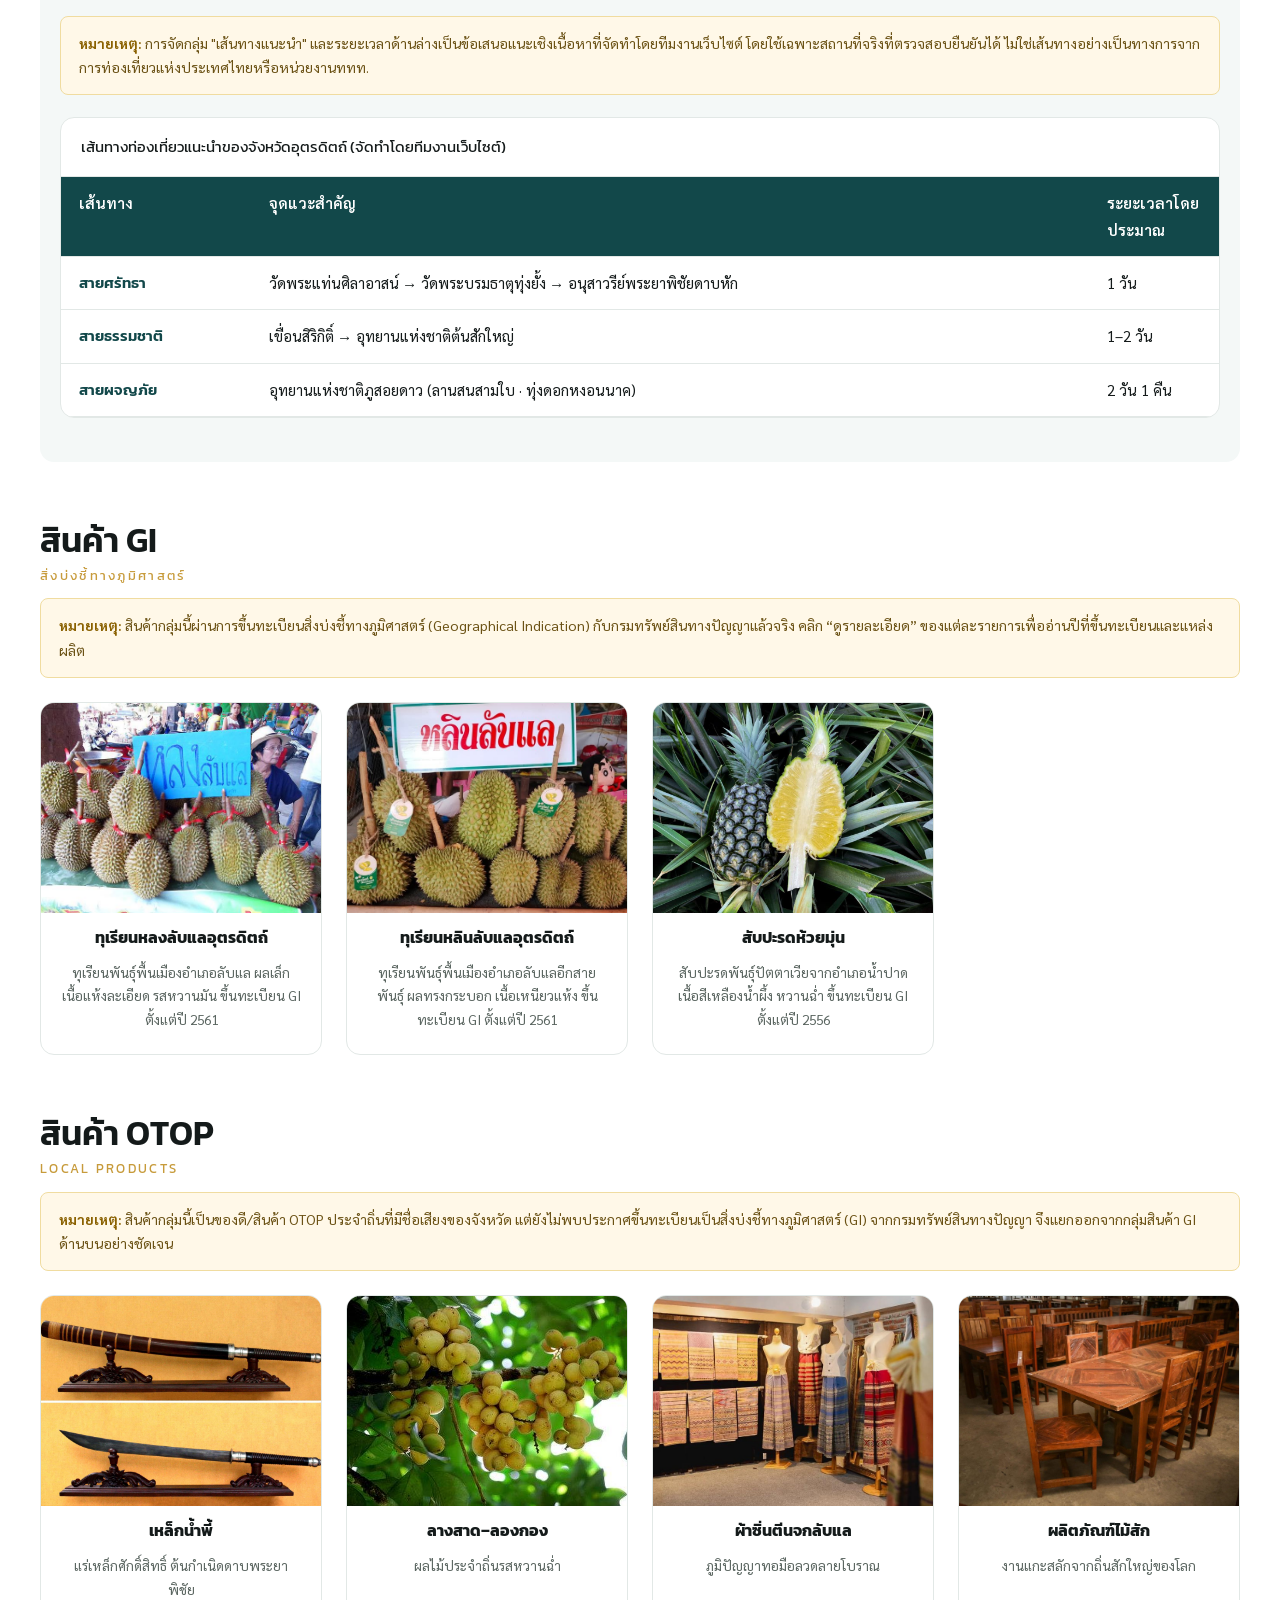
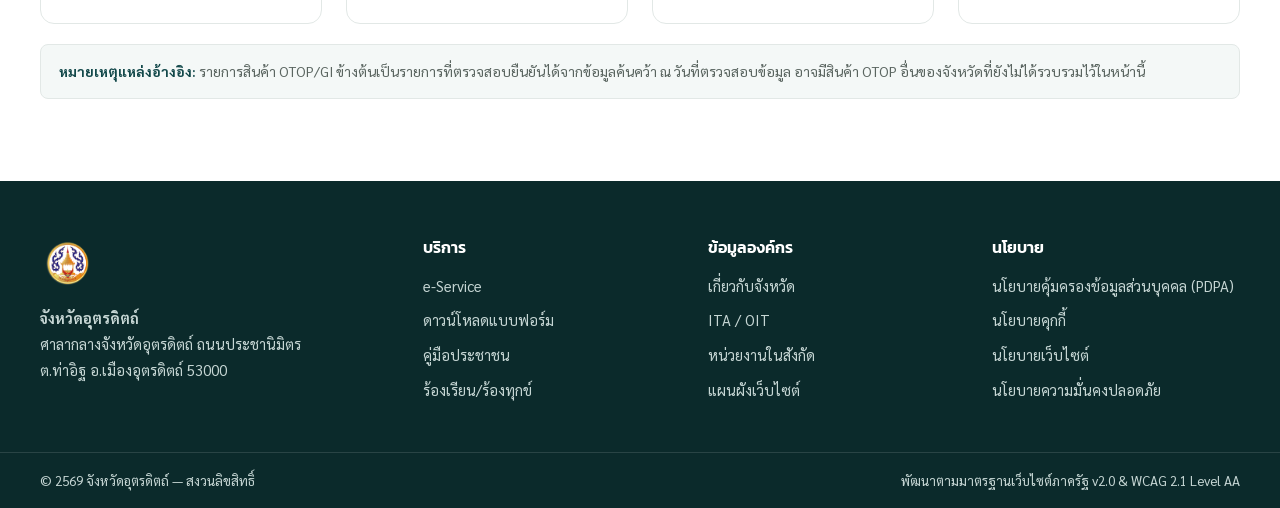
<file: pages/travel.html>
<!DOCTYPE html>
<html lang="th" data-base="../">
<head>
<meta charset="UTF-8">
<meta name="viewport" content="width=device-width, initial-scale=1">
<title data-i18n="travel.001">ท่องเที่ยวและของดีจังหวัดอุตรดิตถ์ | แหล่งท่องเที่ยว OTOP และ GI</title>
<meta name="description" content="รวมแหล่งท่องเที่ยวธรรมชาติ ศาสนสถาน วัฒนธรรม และสินค้า OTOP/GI ขึ้นชื่อของจังหวัดอุตรดิตถ์" data-i18n-attr="content:travel.024">
<link href="https://fonts.googleapis.com/css2?family=Kanit:wght@500;600;700&family=Sarabun:wght@400;500;600&display=swap" rel="stylesheet">
<link rel="stylesheet" href="../css/style.css">
<link rel="stylesheet" href="../css/cloud-gate.css">
<link rel="stylesheet" href="../css/pages.css">
<link rel="stylesheet" href="../css/responsive.css">
<link rel="manifest" href="../manifest.webmanifest">
<link rel="icon" href="../assets/img/logo.png" type="image/png">
<meta name="theme-color" content="#12484A">
<script src="../js/i18n-dict.js"></script>
<script src="../js/i18n.js"></script>
</head>
<body>

<!-- Cloud Gate: ต้องเป็นสิ่งแรกใน body เพื่อเริ่มปิดจอก่อนเนื้อหาอื่นจะ paint -->
<script src="../js/cloud-gate.js"></script>

<section class="phead">
  <div class="container">
    <nav class="crumb" aria-label="เส้นทางนำทาง" data-i18n-attr="aria-label:common.breadcrumb"><ol>
      <li><a href="../index.html" data-i18n="nav.home">หน้าแรก</a></li>
      <li aria-current="page" data-i18n="nav.travel">ท่องเที่ยว &amp; ของดี</li>
    </ol></nav>
    <h1 data-i18n="travel.002">ท่องเที่ยวและของดีจังหวัด</h1>
    <p data-i18n="travel.003">ธรรมชาติ ศาสนสถาน วิถีชุมชน และสินค้าขึ้นชื่อที่บอกเล่าตัวตนของอุตรดิตถ์</p>
  </div>
</section>

<main id="main" class="container" style="padding:clamp(40px,5vw,68px) 0">
  <div class="tabs" role="tablist" aria-label="ประเภทแหล่งท่องเที่ยว" id="tvTabs" data-i18n-attr="aria-label:travel.025"></div>
  <ul class="cards cards--travel" id="tvGrid" aria-live="polite"></ul>

  <section class="sec sec--tint" style="margin-top:56px;border-radius:var(--radius);padding:44px 0" aria-labelledby="hRoute">
    <div class="container">
      <h2 id="hRoute" class="sec__title" data-i18n="travel.004">เส้นทางท่องเที่ยวแนะนำ <span>Suggested Routes</span></h2>
      <p class="note" style="margin-top:14px" data-i18n="travel.005">
        <b>หมายเหตุ:</b> การจัดกลุ่ม "เส้นทางแนะนำ" และระยะเวลาด้านล่างเป็นข้อเสนอแนะเชิงเนื้อหาที่จัดทำโดยทีมงานเว็บไซต์
        โดยใช้เฉพาะสถานที่จริงที่ตรวจสอบยืนยันได้ ไม่ใช่เส้นทางอย่างเป็นทางการจากการท่องเที่ยวแห่งประเทศไทยหรือหน่วยงานททท.
      </p>
      <div class="tbl-wrap" style="margin-top:22px">
        <table class="tbl">
          <caption data-i18n="travel.006">เส้นทางท่องเที่ยวแนะนำของจังหวัดอุตรดิตถ์ (จัดทำโดยทีมงานเว็บไซต์)</caption>
          <thead><tr><th style="width:190px" data-i18n="travel.007">เส้นทาง</th><th data-i18n="travel.008">จุดแวะสำคัญ</th><th style="width:130px" data-i18n="travel.009">ระยะเวลาโดยประมาณ</th></tr></thead>
          <tbody>
            <tr><td class="code" data-i18n="travel.010">สายศรัทธา</td><td data-i18n="travel.011">วัดพระแท่นศิลาอาสน์ → วัดพระบรมธาตุทุ่งยั้ง → อนุสาวรีย์พระยาพิชัยดาบหัก</td><td data-i18n="travel.012">1 วัน</td></tr>
            <tr><td class="code" data-i18n="travel.013">สายธรรมชาติ</td><td data-i18n="travel.014">เขื่อนสิริกิติ์ → อุทยานแห่งชาติต้นสักใหญ่</td><td data-i18n="travel.015">1–2 วัน</td></tr>
            <tr><td class="code" data-i18n="travel.016">สายผจญภัย</td><td data-i18n="travel.017">อุทยานแห่งชาติภูสอยดาว (ลานสนสามใบ · ทุ่งดอกหงอนนาค)</td><td data-i18n="travel.018">2 วัน 1 คืน</td></tr>
          </tbody>
        </table>
      </div>
    </div>
  </section>

  <section style="margin-top:56px" aria-labelledby="hGI">
    <h2 id="hGI" class="sec__title" data-i18n="travel.019">สินค้า GI <span>สิ่งบ่งชี้ทางภูมิศาสตร์</span></h2>
    <p class="note" style="margin-top:14px" data-i18n="travel.020"><b>หมายเหตุ:</b> สินค้ากลุ่มนี้ผ่านการขึ้นทะเบียนสิ่งบ่งชี้ทางภูมิศาสตร์ (Geographical Indication)
      กับกรมทรัพย์สินทางปัญญาแล้วจริง คลิก “ดูรายละเอียด” ของแต่ละรายการเพื่ออ่านปีที่ขึ้นทะเบียนและแหล่งผลิต</p>
    <ul class="svc svc--products" id="giGrid" style="margin-top:24px" aria-live="polite"></ul>
  </section>

  <section style="margin-top:56px" aria-labelledby="hOtop">
    <h2 id="hOtop" class="sec__title" data-i18n="travel.021">สินค้า OTOP <span>Local Products</span></h2>
    <p class="note" style="margin-top:14px" data-i18n="travel.022"><b>หมายเหตุ:</b> สินค้ากลุ่มนี้เป็นของดี/สินค้า OTOP ประจำถิ่นที่มีชื่อเสียงของจังหวัด
      แต่ยังไม่พบประกาศขึ้นทะเบียนเป็นสิ่งบ่งชี้ทางภูมิศาสตร์ (GI) จากกรมทรัพย์สินทางปัญญา จึงแยกออกจากกลุ่มสินค้า GI ด้านบนอย่างชัดเจน</p>
    <ul class="svc svc--products" id="otopGrid" style="margin-top:24px" aria-live="polite"></ul>
    <p class="note note--src" style="margin-top:20px" data-i18n="travel.023"><b>หมายเหตุแหล่งอ้างอิง:</b> รายการสินค้า OTOP/GI ข้างต้นเป็นรายการที่ตรวจสอบยืนยันได้จากข้อมูลค้นคว้า ณ วันที่ตรวจสอบข้อมูล อาจมีสินค้า OTOP อื่นของจังหวัดที่ยังไม่ได้รวบรวมไว้ในหน้านี้</p>
  </section>
</main>

<script src="../js/img-fallback.js"></script>
<script src="../js/ui.js"></script>
<script src="../js/config.js"></script>
<script src="../js/data-loader.js"></script>
<script src="../js/api.js"></script>
<script src="../js/shell.js"></script>
<script src="../js/page-travel.js"></script>
</body>
</html>
</file>
<file: css/style.css>
/* ===== 1. TOKENS ===== */
:root{
  --brand-900:#0B2A2B; --brand-700:#12484A; --brand-500:#1E6F70; --brand-300:#57A3A0;
  --gold-500:#C79B3B; --gold-300:#E4C378; --steel-500:#5A6B78;
  --ink:#141A1A; --muted:#5A6560; --line:#E2E8E6; --bg:#FFFFFF; --tint:#F4F8F7;
  --surface:#FFFFFF; --link:var(--brand-500); --accent:var(--brand-700);
  --radius:14px; --radius-sm:8px; --shadow:0 6px 24px rgba(11,42,43,.10);
  --shadow-lg:0 18px 46px rgba(11,42,43,.18);
  --wrap:1200px; --gap:24px; --font-base:16px;
  --ff-head:"Kanit",system-ui,sans-serif; --ff-body:"Sarabun",system-ui,sans-serif;
  --ease:cubic-bezier(.22,.61,.36,1);
}
/* Theme: Light/Dark — ระบบแยกต่างหากจาก High Contrast ด้านล่าง
   ครอบคลุมพื้นหลัง/ตัวอักษร/เส้นขอบ/พื้นผิวการ์ด-อินพุต ทุกจุดที่เคย hard-code สีขาวไว้
   (header/footer ยังคงใช้ brand-900 เป็นพื้นหลังเข้มโดยตั้งใจในทั้งสองธีม เพราะเป็นสีประจำจังหวัด) */
html[data-theme="dark"]{
  --bg:#0B1615; --surface:#132524; --tint:#1B302E;
  --ink:#EAF2F1; --muted:#9FB4B1; --line:#28433F;
  --link:#7FD8D6; --accent:#7FD8D6;
  --shadow:0 6px 24px rgba(0,0,0,.45); --shadow-lg:0 18px 46px rgba(0,0,0,.6);
}
/* High Contrast — ระบบที่ 3 แยกอิสระจาก Light/Dark ด้านบนโดยสิ้นเชิง (คนละแอตทริบิวต์ data-contrast)
   ใช้ร่วมกับ Light หรือ Dark ก็ได้ หน้าที่ของโหมดนี้คือ "เพิ่มความต่างของสี" ให้ทุกจุดผ่านเกณฑ์ WCAG AA/AAA
   โดยเฉพาะ: ตัวอักษร/พื้นหลัง เส้นขอบที่มองเห็นชัดขึ้น ปุ่ม/ป้ายที่มีข้อความคมชัดขึ้น และวง focus ที่หนาและตัดกับพื้นชัดเจน
   จึงไม่ใช่แค่การสลับสีเข้ม-อ่อนเหมือน dark mode แต่เป็นการบังคับค่าความต่างสี (contrast ratio) ให้สูงสุด */
html[data-contrast="high"]{
  --ink:#000;--muted:#1a1a1a;--tint:#fff;--line:#000;--surface:#fff;--bg:#fff;
  --brand-700:#00302f;--brand-500:#00302f;--gold-500:#7a5a00;--gold-300:#FFD873;
  --link:#00302f;--accent:#00302f;
}
html[data-theme="dark"][data-contrast="high"]{
  --ink:#fff;--muted:#f2f2f2;--tint:#000;--surface:#000;--bg:#000;--line:#fff;
  --gold-500:#ffd873;--gold-300:#ffd873;--link:#8fe9ff;--accent:#8fe9ff;
}
/* เส้นขอบ/ปุ่ม/อินพุตหนาขึ้นในโหมดความต่างสีสูง เพื่อให้ขอบเขตของ element ที่กดได้ชัดเจนกว่าโหมดปกติ */
html[data-contrast="high"] .btn,html[data-contrast="high"] .card,html[data-contrast="high"] .fld input,
html[data-contrast="high"] .fld textarea,html[data-contrast="high"] .chips a,html[data-contrast="high"] .tabs button,
html[data-contrast="high"] .pager button,html[data-contrast="high"] .svc a,html[data-contrast="high"] .svc .svc-card,
html[data-contrast="high"] .hd__burger,html[data-contrast="high"] .nav__search,html[data-contrast="high"] .cookie,
html[data-contrast="high"] .modal,html[data-contrast="high"] .panel{border-width:2px}
html[data-contrast="high"] .btn--gold,html[data-contrast="high"] .card__tag{background:#7a5a00;color:#fff}
html[data-contrast="high"] .btn--brand{background:#00302f;color:#fff}
html[data-theme="dark"][data-contrast="high"] .btn--gold,html[data-theme="dark"][data-contrast="high"] .card__tag{background:#ffd873;color:#000}
html[data-theme="dark"][data-contrast="high"] .btn--brand{background:#8fe9ff;color:#000}
/* วง focus หนาขึ้นและใช้สีที่ตัดกับพื้นแบบขาว-ดำ (ไม่พึ่งโทนทองซึ่งอาจกลืนกับพื้นในบางกรณี) */
html[data-contrast="high"] :focus-visible{outline-width:4px;outline-offset:2px;outline-color:#000}
html[data-theme="dark"][data-contrast="high"] :focus-visible{outline-color:#fff}

/* ===== 2. RESET ===== */
*,*::before,*::after{box-sizing:border-box}
html{font-size:var(--font-base);scroll-behavior:smooth;scroll-padding-top:110px;-webkit-text-size-adjust:100%}
body{margin:0;font-family:var(--ff-body);color:var(--ink);background:var(--bg);line-height:1.75;overflow-x:hidden}
body.is-preloading{overflow:hidden}
img{max-width:100%;height:auto;display:block}
a{color:var(--link);text-decoration:none}
a:hover{text-decoration:underline}
h1,h2,h3,h4{font-family:var(--ff-head);line-height:1.35;margin:0 0 .5em;font-weight:600}
ul{margin:0;padding:0;list-style:none}
button,input,textarea{font:inherit;color:inherit}
:focus-visible{outline:3px solid var(--gold-500);outline-offset:3px;border-radius:4px}
.sr-only{position:absolute;width:1px;height:1px;padding:0;margin:-1px;overflow:hidden;clip:rect(0 0 0 0);white-space:nowrap;border:0}
.container{width:min(100% - 40px,var(--wrap));margin-inline:auto}
.skip-link{position:absolute;left:16px;top:-60px;z-index:9999;background:var(--gold-500);color:#111;padding:10px 18px;border-radius:0 0 8px 8px;font-weight:600;transition:top .25s}
.skip-link:focus{top:0}

/* ===== 3. BUTTONS ===== */
.btn{display:inline-flex;align-items:center;gap:8px;padding:13px 26px;border:2px solid transparent;border-radius:999px;font-family:var(--ff-head);font-weight:600;cursor:pointer;transition:transform .18s var(--ease),box-shadow .18s var(--ease),background .18s var(--ease),color .18s var(--ease);text-decoration:none;-webkit-tap-highlight-color:transparent}
.btn:hover{transform:translateY(-2px);text-decoration:none}
.btn:active{transform:translateY(0) scale(.97);transition-duration:.08s}
.btn--gold{background:var(--gold-500);color:#1a1305;box-shadow:0 8px 22px rgba(199,155,59,.35)}
.btn--gold:hover{background:var(--gold-300);box-shadow:0 10px 26px rgba(199,155,59,.45)}
.btn--gold:active{background:var(--gold-500);box-shadow:0 4px 14px rgba(199,155,59,.4)}
.btn--brand{background:var(--brand-700);color:#fff}
.btn--brand:hover{background:var(--brand-500)}
.btn--brand:active{background:var(--brand-700)}
.btn--ghost{border-color:rgba(255,255,255,.75);color:#fff}
.btn--ghost:hover{background:rgba(255,255,255,.14)}
.btn--ghost:active{background:rgba(255,255,255,.24)}
/* บั๊ก: btn--ghost ใช้สีขาวล้วน ทำให้มองไม่เห็นเมื่ออยู่บนพื้นหลังสว่าง (เช่น ปุ่ม "ดูทั้งหมด" ในเซคชันข่าว/ท่องเที่ยว) จึงปรับสีให้เข้ากับพื้นหลังสว่างโดยเฉพาะ */
.sec:not(.sec--dark) .btn--ghost{border-color:var(--brand-300);color:var(--accent)}
.sec:not(.sec--dark) .btn--ghost:hover{background:var(--tint)}
.sec:not(.sec--dark) .btn--ghost:active{background:var(--brand-300);color:#fff}
.btn--sm{padding:8px 18px;font-size:.9rem}
.btn:disabled,.btn[aria-disabled="true"]{opacity:.55;cursor:not-allowed;transform:none!important;box-shadow:none!important}

/* ===== 3b. INTERACTIVE STATES (hover / active-pressed / focus) ใช้ร่วมกับปุ่ม/ลิงก์/การ์ด/element ที่กดได้ทั้งหมด
   หลักการ: hover = ยกเล็กน้อย/เปลี่ยนสีอ่อนลง, active(pressed) = ยุบตัวลงเล็กน้อยเร็วกว่า hover (ให้ความรู้สึกกดจริง),
   focus-visible = ใช้ outline ทองเดิมของเว็บไซต์ (เห็นชัดทั้งคีย์บอร์ดและสกรีนรีดเดอร์) ไม่ใส่อนิเมชั่นซ้อนกันเกินจำเป็น */
a,button,.btn,.card,.chips a,.tabs button,.pager button,.svc a,.svc .svc-card,
.nav__list>li>a,.sub a,.totop,.modal__close,.share button,.share a,.files a,.tags a,
.artnav a,.prevnext a,.a11y button,.hero__dots button,.hd__burger,#cookieOk{
  -webkit-tap-highlight-color:transparent;
}
.a11y button{transition:background .15s var(--ease),transform .1s var(--ease)}
.a11y button:active{transform:scale(.92);background:rgba(255,255,255,.22)}
.chips a{transition:background .22s var(--ease),color .22s var(--ease),border-color .22s var(--ease),transform .15s var(--ease)}
.chips a:active{transform:scale(.96)}
.tabs button:active{transform:scale(.96);transition-duration:.08s}
.pager button{transition:background .2s var(--ease),color .2s var(--ease),border-color .2s var(--ease),transform .1s var(--ease)}
.pager button:not(:disabled):active{transform:scale(.94)}
.svc a:active,.svc .svc-card:active{transform:translateY(-2px) scale(.985);transition-duration:.08s}
.card:active{transition-duration:.12s}
.totop{transition:background .2s var(--ease),transform .2s var(--ease)}
.totop:hover{transform:translateY(-3px)}
.totop:active{transform:scale(.9)}
.modal__close{transition:background .18s var(--ease),transform .12s var(--ease)}
.modal__close:active{transform:scale(.9)}
.share button,.share a{transition:background .2s var(--ease),color .2s var(--ease),border-color .2s var(--ease),transform .12s var(--ease)}
.share button:active,.share a:active{transform:scale(.92)}
.files a,.tags a,.artnav a,.prevnext a{transition:background .2s var(--ease),color .2s var(--ease),border-color .2s var(--ease),transform .12s var(--ease)}
.files a:active,.artnav a:active,.prevnext a:active{transform:scale(.98)}
.tags a:active{transform:scale(.95)}
.nav__list>li>a{transition:background .18s var(--ease),color .18s var(--ease)}
.hero__dots button{transition:background .2s var(--ease),border-color .2s var(--ease),transform .15s var(--ease)}
.hero__dots button:hover{border-color:var(--gold-300)}
.hero__dots button:active{transform:scale(.85)}
.hd__burger{transition:border-color .2s var(--ease),background .2s var(--ease)}
.hd__burger:hover{border-color:var(--brand-300)}
.hd__burger:active i{background:var(--link)}
@media (prefers-reduced-motion:reduce){
  .btn,.btn:hover,.btn:active,.a11y button,.chips a,.tabs button,.pager button,.svc a,.svc .svc-card,
  .totop,.modal__close,.share button,.share a,.files a,.tags a,.artnav a,.prevnext a,
  .nav__list>li>a,.hero__dots button,.hd__burger{transform:none!important;transition-duration:.001ms!important}
}

/* ===== 4. TOPBAR + HEADER ===== */
.topbar{background:var(--brand-900);color:#D9E6E4;font-size:.86rem}
.topbar__in{display:flex;justify-content:space-between;align-items:center;min-height:38px;gap:16px}
.topbar__txt{margin:0}
.topbar a{color:var(--gold-300)}
.a11y{display:flex;gap:6px}
.a11y button{width:32px;height:26px;border:1px solid rgba(255,255,255,.28);background:transparent;color:#fff;border-radius:6px;cursor:pointer;line-height:1}
.a11y button:hover{background:rgba(255,255,255,.15)}

.hd{position:sticky;top:0;z-index:900;background:var(--surface);border-bottom:1px solid var(--line);transition:box-shadow .3s}
.hd.is-stuck{box-shadow:var(--shadow)}
.hd__in{display:flex;align-items:center;gap:18px;min-height:78px}
.hd__brand{display:flex;align-items:center;gap:12px;color:var(--ink)}
.hd__brand:hover{text-decoration:none}
.hd__brand b{display:block;font-family:var(--ff-head);font-size:1.18rem;line-height:1.25}
.hd__brand small{display:block;font-size:.72rem;color:var(--muted);letter-spacing:.06em;text-transform:uppercase}
.hd__burger{display:none;flex-direction:column;gap:5px;width:44px;height:44px;border:1px solid var(--line);border-radius:10px;background:var(--surface);cursor:pointer;align-items:center;justify-content:center;margin-left:auto;position:relative;z-index:960}
.hd__burger i{width:20px;height:2px;background:var(--ink);transition:.3s var(--ease)}
.hd__burger[aria-expanded="true"] i:nth-child(1){transform:translateY(7px) rotate(45deg)}
.hd__burger[aria-expanded="true"] i:nth-child(2){opacity:0}
.hd__burger[aria-expanded="true"] i:nth-child(3){transform:translateY(-7px) rotate(-45deg)}

.nav{margin-left:auto;display:flex;align-items:center;gap:14px}
.nav__list{display:flex;align-items:center;gap:2px}
.nav__list>li>a{display:block;padding:12px 13px;border-radius:8px;color:var(--ink);font-family:var(--ff-head);font-weight:500;font-size:.95rem}
.nav__list>li>a:hover,.nav__list>li>a[aria-expanded="true"]{background:var(--tint);color:var(--link);text-decoration:none}
.has-sub{position:relative}
.sub{position:absolute;top:100%;left:0;min-width:250px;background:var(--surface);border:1px solid var(--line);border-radius:var(--radius-sm);box-shadow:var(--shadow-lg);padding:8px;opacity:0;visibility:hidden;transform:translateY(10px);transition:.25s var(--ease)}
.has-sub:hover .sub,.has-sub:focus-within .sub{opacity:1;visibility:visible;transform:none}
.sub a{display:block;padding:9px 12px;border-radius:6px;color:var(--ink);font-size:.92rem;transition:background .18s var(--ease),color .18s var(--ease)}
.sub a:hover{background:var(--tint);color:var(--link);text-decoration:none}
.sub a:active{background:var(--brand-300);color:#fff}
.nav__search{display:flex;border:1px solid var(--line);border-radius:999px;overflow:hidden}
.nav__search input{border:0;padding:9px 14px;width:130px;background:transparent}
.nav__search input:focus{outline:none;width:180px}
.nav__search button{border:0;background:var(--tint);padding:0 14px;cursor:pointer}

/* ===== 5. HERO ===== */
/* พื้นหลัง: เตรียม path ไว้สำหรับภาพ assets/img/hero-background.jpg (เพิ่มภายหลังได้ทันที)
   คง radial-gradient เดิมไว้เป็น fallback layer ด้านล่าง — ถ้ายังไม่มีไฟล์ภาพ
   เลเยอร์ภาพจะไม่ render และ gradient เดิมจะแสดงแทนตามปกติ ไม่มีอะไรพัง
   หมายเหตุ: ไม่มี filter/blur ใด ๆ ในกฎนี้ — สีนวล ๆ ที่เห็นตอนนี้คือ gradient เดิม
   ที่ยังไม่มีรูปมาทับ ไม่ใช่รูปที่เบลอ เมื่อใส่ hero-background.jpg แล้วจะคมชัดทันที */
.hero{position:relative;min-height:clamp(520px,82vh,760px);display:grid;grid-template-rows:1fr auto;color:#fff;isolation:isolate;overflow:hidden;background:url("../assets/img/hero-background.jpg") center/cover no-repeat,radial-gradient(120% 140% at 20% 0%,var(--brand-300) 0%,var(--brand-500) 45%,var(--brand-700) 100%)}
.card__media{background:linear-gradient(150deg,var(--brand-500),var(--brand-700))}
img.img-fallback{opacity:.96}
.hero__slides{position:absolute;inset:0;z-index:-2}
.hero__slide{position:absolute;inset:0;background-size:cover;background-position:center;opacity:0;transform:scale(1.08);transition:opacity 1.4s var(--ease),transform 9s linear}
.hero__slide.is-active{opacity:1;transform:scale(1)}
.hero__overlay{position:absolute;inset:0;z-index:-1;background:linear-gradient(100deg,rgba(7,26,27,.92) 0%,rgba(7,26,27,.66) 45%,rgba(7,26,27,.30) 100%)}
.hero__body{align-self:center;padding:80px 0 40px;max-width:720px}
.hero__kicker{margin:0 0 10px;letter-spacing:.22em;text-transform:uppercase;font-size:.78rem;color:var(--gold-300)}
.hero__title{font-size:clamp(2.4rem,6vw,4.2rem);margin:0 0 14px;text-shadow:0 4px 30px rgba(0,0,0,.5)}
.hero__quote{font-size:clamp(1rem,2vw,1.28rem);color:#E6EFEE;margin:0 0 30px}
.hero__cta{display:flex;gap:14px;flex-wrap:wrap}
.hero__stats{position:relative;display:grid;grid-template-columns:repeat(4,1fr);background:rgba(7,26,27,.78);backdrop-filter:blur(10px);border-top:1px solid rgba(255,255,255,.12)}
.hero__stats li{padding:18px 20px;text-align:center;border-left:1px solid rgba(255,255,255,.1)}
.hero__stats li:first-child{border-left:0}
.hero__stats b{display:block;font-family:var(--ff-head);font-size:1.6rem;color:var(--gold-300)}
.hero__stats span{font-size:.85rem;color:#C6D6D4}
.hero__dots{position:absolute;right:28px;top:50%;transform:translateY(-50%);display:grid;gap:10px}
.hero__dots button{width:11px;height:11px;padding:0;border-radius:50%;border:2px solid #fff;background:transparent;cursor:pointer}
.hero__dots button[aria-selected="true"]{background:var(--gold-500);border-color:var(--gold-500)}

/* ===== 6. SECTIONS ===== */
.sec{padding:clamp(56px,7vw,96px) 0}
.sec--tint{background:var(--tint)}
.sec--dark{background:linear-gradient(160deg,var(--brand-700),var(--brand-500));color:#EAF2F1}
.sec--dark .sec__desc{color:#DCEEEC}
.sec__head{margin-bottom:38px;max-width:760px}
.sec__head--row{display:flex;justify-content:space-between;align-items:flex-end;gap:24px;max-width:none;flex-wrap:wrap}
.sec__title{font-size:clamp(1.5rem,3vw,2.1rem);margin:0 0 8px}
.sec__title span{display:block;font-size:.8rem;font-weight:400;letter-spacing:.18em;text-transform:uppercase;color:var(--gold-500);margin-top:4px}
.sec__desc{margin:0;color:var(--muted)}
.news__search input{border:1px solid var(--line);border-radius:999px;padding:11px 20px;min-width:260px;background:var(--surface)}

/* ===== 7. E-SERVICE ===== */
.svc{display:grid;grid-template-columns:repeat(4,1fr);gap:var(--gap)}
.svc a:hover{text-decoration:none}
.svc .ic{width:44px;height:44px;object-fit:contain;justify-self:center}
.svc b{font-family:var(--ff-head);font-size:1rem}
.svc small{color:var(--muted);font-size:.85rem}

/* ===== 8. TABS + CARDS + PAGER ===== */
.tabs{display:flex;gap:10px;flex-wrap:wrap;margin-bottom:26px;border-bottom:1px solid var(--line);padding-bottom:14px;min-width:0}
.tabs button{padding:9px 20px;border:1px solid var(--line);background:var(--surface);border-radius:999px;cursor:pointer;font-family:var(--ff-head);font-size:.92rem;transition:.2s}
.tabs button:hover{border-color:var(--brand-300)}
.tabs button[aria-selected="true"]{background:var(--brand-500);color:#fff;border-color:var(--brand-500)}

.cards{display:grid;grid-template-columns:repeat(3,1fr);gap:var(--gap)}
.card{background:var(--surface);border:1px solid var(--line);border-radius:var(--radius);overflow:hidden;display:flex;flex-direction:column;transition:.3s var(--ease)}
.card:hover{transform:translateY(-6px);box-shadow:var(--shadow-lg)}
.card__media{position:relative;aspect-ratio:16/10;overflow:hidden;background:var(--tint)}
.card__media img{width:100%;height:100%;object-fit:cover;transition:transform .6s var(--ease)}
.card:hover .card__media img{transform:scale(1.07)}
.card__tag{position:absolute;top:12px;left:12px;background:var(--gold-500);color:#1a1305;padding:4px 12px;border-radius:999px;font-size:.76rem;font-weight:600}
.card__body{padding:20px;display:flex;flex-direction:column;gap:9px;flex:1}
.card__date{font-size:.82rem;color:var(--muted);display:flex;align-items:center;gap:8px}
.card__title{font-size:1.03rem;margin:0}
.card__title a{color:var(--ink)}
.card__title a:hover{color:var(--link)}
.card__ex{font-size:.9rem;color:var(--muted);margin:0;flex:1}
.card__more{font-weight:600;font-size:.88rem;color:var(--link)}
.empty{text-align:center;padding:60px 0;color:var(--muted)}

.pager{display:flex;justify-content:center;gap:8px;margin-top:38px;flex-wrap:wrap}
.pager button{min-width:42px;height:42px;border:1px solid var(--line);background:var(--surface);border-radius:10px;cursor:pointer;font-family:var(--ff-head)}
.pager button:hover:not(:disabled){border-color:var(--link);color:var(--link)}
.pager button[aria-current="page"]{background:var(--brand-700);color:#fff;border-color:var(--brand-700)}
.pager button:disabled{opacity:.4;cursor:not-allowed}

/* ===== 9. ITA ===== */
.ita{display:grid;grid-template-columns:1fr 320px;gap:40px;align-items:start}
.ita__list{display:grid;grid-template-columns:repeat(2,1fr);gap:14px}
.ita__list a{display:flex;gap:12px;align-items:center;padding:16px 18px;background:rgba(6,20,20,.16);border:1px solid rgba(255,255,255,.22);border-radius:var(--radius-sm);color:#EAF2F1;transition:.25s}
.ita__list a:hover{background:rgba(6,20,20,.28);transform:translateX(5px);text-decoration:none}
.ita__list .code{font-family:var(--ff-head);color:var(--gold-300);font-weight:600;min-width:44px}
.ita__score{background:rgba(6,20,20,.18);border:1px solid rgba(255,255,255,.24);border-radius:var(--radius);padding:30px;text-align:center}
.ita__label{margin:0;font-size:.85rem;color:#DCEEEC}
.ita__num{font-family:var(--ff-head);font-size:3.3rem;color:var(--gold-300);margin:6px 0;line-height:1}
.ita__num small{font-size:.95rem;color:#B9CFCD;margin-left:6px}
.ita__grade{margin:0 0 18px;font-size:.95rem}

/* ===== 10. TRAVEL / CHIPS / ABOUT / CONTACT ===== */
.cards--travel .card__media{aspect-ratio:4/3}
.chips{display:flex;flex-wrap:wrap;gap:10px}
.chips a{padding:10px 20px;background:var(--surface);border:1px solid var(--line);border-radius:999px;color:var(--ink);font-size:.92rem}
.chips a:hover{background:var(--brand-700);color:#fff;border-color:var(--brand-700);text-decoration:none}

.about{display:grid;grid-template-columns:1.1fr .9fr;gap:48px;align-items:center}
.about__facts{display:grid;grid-template-columns:repeat(2,1fr);gap:14px;margin-top:24px}
.about__facts li{background:var(--tint);border-left:4px solid var(--gold-500);border-radius:0 8px 8px 0;padding:12px 16px}
.about__facts b{display:block;font-family:var(--ff-head);color:var(--accent)}
.about__facts span{font-size:.85rem;color:var(--muted)}
.about__fig{margin:0;background:none}
.about__fig .about__frame{position:relative;overflow:hidden;border-radius:var(--radius);box-shadow:var(--shadow-lg);aspect-ratio:4/3;background:none;isolation:isolate}
.about__fig .about__frame img{position:absolute;inset:0;width:100%;height:100%;object-fit:cover;display:block}
/* Caption overlay: ทับอยู่บนภาพเต็มกรอบเดิม (ไม่ลดขนาด/ไม่ทำให้ภาพหด) ครอบด้วย overflow:hidden ของ .about__frame
   จึงถูกตัดขอบตาม border-radius พอดี ไม่มีมุมโผล่ให้เห็นสีพื้นหลังใด ๆ */
.about__fig .about__frame .about__caption{
  position:absolute;left:0;right:0;bottom:0;z-index:1;margin:0;
  padding:44px 20px 16px;
  background:linear-gradient(to top,rgba(6,20,20,.86) 0%,rgba(6,20,20,.55) 60%,rgba(6,20,20,0) 100%);
  color:#fff;font-family:var(--ff-head);font-weight:600;font-size:1.05rem;line-height:1.4;
  text-shadow:0 2px 10px rgba(0,0,0,.4);
}
.about__fig .about__frame .about__caption span{display:block;font-family:var(--ff-body);font-weight:400;font-size:.86rem;color:#D9E9E7;margin-top:2px}

.contact{display:grid;grid-template-columns:1fr 1fr;gap:48px}
.contact__info{font-style:normal;color:var(--muted)}
.contact__info b{color:var(--ink)}
.contact__form{background:var(--surface);border:1px solid var(--line);border-radius:var(--radius);padding:28px;display:grid;gap:16px}
.fld{display:grid;gap:6px}
.fld label{font-weight:600;font-size:.92rem}
.fld input,.fld textarea{border:1px solid var(--line);border-radius:var(--radius-sm);padding:11px 14px;background:var(--surface);resize:vertical}
.fld input:focus,.fld textarea:focus{border-color:var(--link);outline:none;box-shadow:0 0 0 3px rgba(30,111,112,.15)}
.fld input[aria-invalid="true"],.fld textarea[aria-invalid="true"]{border-color:#C0392B}
.fld__err{color:#C0392B;font-size:.88rem;margin:0}
.ok{color:#1E7A45;font-size:.9rem;margin:0}

/* ===== 11. FOOTER + UTILS ===== */
.ft{background:var(--brand-900);color:#C6D6D4;padding-top:56px;font-size:.92rem}
.ft__grid{display:grid;grid-template-columns:1.4fr 1fr 1fr 1fr;gap:36px;padding-bottom:40px}
.ft h3{color:#fff;font-size:1rem;margin-bottom:14px}
.ft a{color:#C6D6D4}
.ft a:hover{color:var(--gold-300)}
.ft li{margin-bottom:9px}
.ft__bar{border-top:1px solid rgba(255,255,255,.12);padding:16px 0;font-size:.84rem}
.ft__bar .container{display:flex;justify-content:space-between;gap:14px;flex-wrap:wrap}
.ft__bar p{margin:0}

.totop{position:fixed;right:22px;bottom:22px;width:48px;height:48px;border:0;border-radius:50%;background:var(--brand-700);color:#fff;font-size:1.2rem;cursor:pointer;box-shadow:var(--shadow-lg);z-index:800}
.totop:hover{background:var(--brand-500)}
.cookie{position:fixed;left:22px;bottom:22px;z-index:850;background:var(--surface);border:1px solid var(--line);border-radius:var(--radius);box-shadow:var(--shadow-lg);padding:18px 20px;max-width:380px;display:flex;gap:14px;align-items:center}
.cookie[hidden]{display:none!important}
.cookie p{margin:0;font-size:.88rem}
#cookieOk{touch-action:manipulation;-webkit-tap-highlight-color:transparent;cursor:pointer}

[data-reveal]{opacity:0;transform:translateY(26px);transition:opacity .8s var(--ease),transform .8s var(--ease)}
[data-reveal].is-in{opacity:1;transform:none}

@media (prefers-reduced-motion:reduce){
  *,*::before,*::after{animation-duration:.001ms!important;animation-iteration-count:1!important;transition-duration:.001ms!important;scroll-behavior:auto!important}
  [data-reveal]{opacity:1;transform:none}
}
@media print{.topbar,.hd,.hero__dots,.totop,.cookie,#preloader,.toast,.modal-overlay{display:none!important}}

/* ===== 12. TOAST + MODAL (ใช้ร่วมทุกหน้า) ===== */
.toast{position:fixed;left:50%;bottom:26px;transform:translate(-50%,20px);background:var(--brand-900);color:#fff;padding:13px 24px;border-radius:999px;box-shadow:var(--shadow-lg);font-size:.9rem;opacity:0;pointer-events:none;transition:.3s var(--ease);z-index:1200;max-width:min(92vw,460px);text-align:center}
.toast.is-on{opacity:1;transform:translate(-50%,0)}

.modal-overlay{position:fixed;inset:0;background:rgba(4,16,15,.6);display:flex;align-items:center;justify-content:center;padding:20px;z-index:1300;opacity:0;visibility:hidden;transition:opacity .25s var(--ease),visibility .25s}
.modal-overlay.is-on{opacity:1;visibility:visible}
.modal{background:var(--surface);border-radius:var(--radius);max-width:480px;width:100%;padding:30px;position:relative;transform:translateY(16px);transition:transform .25s var(--ease);max-height:86vh;overflow-y:auto}
.modal-overlay.is-on .modal{transform:none}
.modal__close{position:absolute;top:14px;right:14px;width:36px;height:36px;border:0;background:var(--tint);border-radius:50%;cursor:pointer;font-size:1.3rem;line-height:1;color:var(--ink)}
.modal__close:hover{background:var(--line)}
@media (prefers-reduced-motion:reduce){.toast,.modal-overlay,.modal{transition:none}}

/* svc-card: เหมือน .svc a ทุกประการ แต่ใช้เมื่อรายการนั้นไม่ใช่ลิงก์จริง (เช่น การ์ดสรุปคะแนนที่ไม่มีปลายทาง) */
.svc a,.svc .svc-card{display:grid;gap:10px;padding:26px 22px;background:var(--surface);border:1px solid var(--line);border-radius:var(--radius);color:var(--ink);text-align:center;transition:.28s var(--ease);height:100%}
.svc .svc-card{cursor:default}
.svc a:hover,.svc .svc-card:hover{transform:translateY(-6px);border-color:var(--brand-300);box-shadow:var(--shadow-lg)}

/* ===== 13. HOME LOCAL SHOWCASE (GI/OTOP) =====
   Layout/animation ของ Showcase หมุนอัตโนมัติย้ายไปอยู่ที่ css/home-local.css (โหลดเฉพาะหน้าแรก)
   เหลือไว้ที่นี่เฉพาะคลาสสองตัวที่ใช้ร่วม (หัวข้อ/ลิงก์ดูทั้งหมด ใต้ subgrid) เพื่อคง look & feel เดิม */
.home-local__otopTitle{font-family:var(--ff-head);font-size:1.05rem;margin:0;color:var(--accent)}
.home-local__otopAll{align-self:flex-start;margin-top:4px}

/* ---------- Language switcher (TH | EN) — สร้างโดย js/i18n.js ใน .topbar__in ทุกหน้า ---------- */
.topbar__tools{display:flex;align-items:center;justify-content:flex-end;flex-wrap:wrap;gap:12px}
.lang{display:inline-flex;border:1px solid rgba(255,255,255,.35);border-radius:6px;overflow:hidden}
.lang__btn{min-width:38px;height:26px;padding:0 8px;border:0;background:transparent;color:#fff;font:600 .78rem/1 var(--ff-head,inherit);letter-spacing:.05em;cursor:pointer;transition:background .15s var(--ease),color .15s var(--ease)}
.lang__btn+.lang__btn{border-left:1px solid rgba(255,255,255,.35)}
.lang__btn:hover{background:rgba(255,255,255,.15)}
.lang__btn[aria-pressed="true"]{background:var(--gold-300);color:var(--brand-900);cursor:default}
.lang__btn[aria-pressed="true"]:hover{background:var(--gold-300)}
html[data-contrast="high"] .lang,html[data-contrast="high"] .lang__btn+.lang__btn{border-color:#fff}
html[data-contrast="high"] .lang__btn[aria-pressed="true"]{background:#ffd873;color:#000}
@media (prefers-reduced-motion:reduce){.lang__btn{transition-duration:.001ms!important}}

/* English ยาวกว่าไทย: บีบเมนูเดสก์ท็อปเล็กน้อยเฉพาะโหมด English เพื่อไม่ให้ Header ล้น (ไม่แตะโหมดไทย) */
html[lang="en"] .nav__list>li>a{font-size:.88rem;padding:12px 9px}
html[lang="en"] .card__tag,html[lang="en"] .badge{white-space:normal}
html[lang="en"] .btn{white-space:normal;text-align:center}
html[lang="en"] .tabs{flex-wrap:wrap}
</file>
<file: css/cloud-gate.css>
/* ============================================================
   CLOUD GATE — CSS ของเอฟเฟกต์ Page Transition
   ย้ายมาจาก cloud-gate-demo4.html แบบคงโครงสร้าง/พฤติกรรมเดิมทั้งหมด
   (.cloud-gate, .cloud-gate__base, .cloud-gate__puff, prefers-reduced-motion)
   เปลี่ยนเพียงอย่างเดียว: z-index ให้ "สูงกว่า" preloader เดิม (.pl = 9999)
   เพื่อให้ตอนโหลดครบ 100% เมฆสามารถ "เข้ามาบัง" ทับหน้าจอ preloader เดิมที่ยัง
   แสดงอยู่ได้จริง (มองเห็นแอนิเมชันเมฆพัดเข้ามา) แล้วค่อยเปิดออกอีกที
   (ดูรายละเอียดการผสานใน js/cloud-gate.js)
   ใช้ร่วมกับ js/cloud-gate.js — ต้อง include ทั้งคู่ในหน้าที่ต้องการ Cloud Gate
   ============================================================ */

.cloud-gate{
  position: fixed;
  inset: 0;
  width: 100vw;
  height: 100vh;
  z-index: 10000; /* สูงกว่า preloader เดิม (9999) เสมอ เพื่อให้เมฆเข้ามาบังทับได้ */
  overflow: hidden;
  pointer-events: none;
  contain: strict;
}
.cloud-gate.is-interactive{ pointer-events: auto; }

/* Two large overlapping base slabs guarantee 100% coverage with
   ZERO transparent gaps at the seam. They are a SOLID gradient —
   not the cloud texture — because the reference cloud photo has
   large fully-transparent regions (soft/foggy edges by design);
   tiling it with background-repeat leaves a checkerboard of gaps.
   A solid backing sits underneath everything and the cloud
   texture is layered on top of it via the decorative puffs, so
   the finished result still reads as "solid bank of cloud". */
.cloud-gate__base{
  position: absolute;
  top: -10vh;
  height: 120vh;
  /* กว้าง 130vw: ตอนปิดสนิท ส่วนที่ทึบเต็ม (ก่อนถึงโซนขอบนุ่ม) ของแต่ละแผ่น
     ครอบคลุมจอทั้งหมดร่วมกัน ส่วนตอนอยู่นอกจอ โซนขอบนุ่มจะอยู่นอกจอทั้งหมด */
  width: 130vw;
  will-change: transform;
}
/* Identical gradient (same colors, same direction) on both slabs
   so wherever they overlap in the middle, the backing color
   matches exactly and no seam line is visible. */
.cloud-gate__base--left,
.cloud-gate__base--right{
  background: linear-gradient(180deg, #eef1f5 0%, #dee5ec 50%, #cdd6e0 100%);
}
.cloud-gate__base--left{
  left: 0;
  transform: translate3d(-100%, 0, 0);
  -webkit-mask-image: linear-gradient(to right,
    #000 0%, #000 65%, rgba(0,0,0,.85) 72%, rgba(0,0,0,.55) 82%,
    rgba(0,0,0,.2) 92%, transparent 100%);
          mask-image: linear-gradient(to right,
    #000 0%, #000 65%, rgba(0,0,0,.85) 72%, rgba(0,0,0,.55) 82%,
    rgba(0,0,0,.2) 92%, transparent 100%);
}
.cloud-gate__base--right{
  right: 0;
  transform: translate3d(100%, 0, 0);
  -webkit-mask-image: linear-gradient(to left,
    #000 0%, #000 65%, rgba(0,0,0,.85) 72%, rgba(0,0,0,.55) 82%,
    rgba(0,0,0,.2) 92%, transparent 100%);
          mask-image: linear-gradient(to left,
    #000 0%, #000 65%, rgba(0,0,0,.85) 72%, rgba(0,0,0,.55) 82%,
    rgba(0,0,0,.2) 92%, transparent 100%);
}

/* Decorative puffs: many reused copies of the same texture at
   varied size/position/rotation/opacity to fake volume + break
   up the straight seam between the two base slabs. */
.cloud-gate__puff{
  position: absolute;
  background-image: var(--cg-texture-a);
  background-size: cover;
  background-repeat: no-repeat;
  will-change: transform;
  /* two-axis scale() lets mirroring (negative --sx/--sy) coexist
     safely with the animated translate/rotate — never overwritten
     by an inline style.transform assignment. */
  transform: translate3d(var(--tx, 0), 0, 0) rotate(var(--rot, 0deg)) scale(var(--sx, 1), var(--sy, 1));
  transition-property: transform;
}

@media (prefers-reduced-motion: reduce){
  .cloud-gate__base, .cloud-gate__puff{ transition-duration: 1ms !important; }
}

/* ระหว่างกำลังเปลี่ยนหน้า กันการคลิกซ้ำ/การโต้ตอบกับ UI เบื้องหลังโดยไม่จำเป็น
   (ตัว .cloud-gate เองบัง full-screen อยู่แล้วเมื่อ .is-interactive ทำงาน — คลาสนี้
   เป็นเพียงตัวช่วยส่ง cursor feedback ให้ผู้ใช้ ไม่ได้ปิดกั้นอะไรเพิ่มเติม) */
html.cloud-gate-busy{ cursor: progress; }
</file>
<file: css/pages.css>
/* =========================================================
   PAGES.CSS — MERGED VERSION
   รองรับโครงสร้าง class ของ pages.css ทั้งสองชุด
   ========================================================= */

/* ===== PAGE HEADER / PAGE HEAD ===== */
.phead{
  position:relative;
  background:linear-gradient(120deg,var(--brand-700) 0%,var(--brand-500) 100%);
  color:#fff;
  padding:clamp(52px,6vw,64px) 0 clamp(42px,5vw,52px);
  overflow:hidden;
}
.phead::after{
  content:"";
  position:absolute;
  inset:0;
  background:url("../assets/img/pattern.svg") center/420px repeat;
  opacity:.06;
  pointer-events:none;
}
.phead__in{position:relative;z-index:1}
.phead h1{
  font-size:clamp(1.6rem,4vw,2.6rem);
  margin:8px 0 6px;
  position:relative;
}
.phead p{
  margin:0;
  color:#B9CFCD;
  max-width:680px;
  position:relative;
}

/* ===== BREADCRUMB ===== */
.crumb{position:relative;margin:0 0 16px;font-size:.86rem}
.crumb ol{
  display:flex;
  flex-wrap:wrap;
  gap:6px;
  align-items:center;
  padding:0;
  margin:0;
  list-style:none;
}
.crumb li::after{content:"›";margin-left:8px;opacity:.6}
.crumb li:last-child::after{content:""}
.crumb a{color:var(--gold-300)}
.crumb [aria-current="page"]{color:#DCEAE8;opacity:.9}
.crumb--light a{color:var(--link)}
.crumb--light [aria-current="page"]{color:var(--muted)}

/* ===== LAYOUT ===== */
.layout{
  display:grid;
  grid-template-columns:minmax(0,1fr) 320px;
  gap:44px;
  align-items:start;
  padding:clamp(40px,6vw,76px) 0;
}
.layout>*{min-width:0}
.side{position:sticky;top:104px;display:grid;gap:20px}
.panel{
  background:var(--surface);
  border:1px solid var(--line);
  border-radius:var(--radius);
  padding:22px;
}
.panel h2,.panel h3{
  font-size:1.02rem;
  margin:0 0 14px;
  padding-bottom:10px;
  border-bottom:2px solid var(--gold-500);
  display:inline-block;
}
.panel ul{display:grid;gap:10px}
.panel ul li{padding:9px 0;border-bottom:1px dashed var(--line);font-size:.9rem}
.panel ul li:last-child{border:0}
.panel li a{
  color:var(--ink);
  font-size:.92rem;
  display:flex;
  gap:10px;
}
.panel li a:hover{color:var(--link)}
.toc a.is-active{color:var(--accent);font-weight:700}
.panel time,.panel li>span{display:block;font-size:.78rem;color:var(--muted)}

/* ===== ARTICLE — รองรับทั้ง .art และ .article ===== */
.art,.article{
  background:var(--surface);
}
.article{
  border:1px solid var(--line);
  border-radius:var(--radius);
  padding:clamp(22px,4vw,42px);
}

.art__meta,.article__meta{
  display:flex;
  flex-wrap:wrap;
  gap:14px;
  align-items:center;
  color:var(--muted);
  font-size:.88rem;
  margin-bottom:18px;
  padding-bottom:18px;
  border-bottom:1px solid var(--line);
}
.article__meta{gap:16px;padding-bottom:16px;margin-bottom:22px}

.art__meta .badge{
  background:var(--brand-500);
  color:#fff;
  padding:4px 14px;
  border-radius:999px;
  font-size:.78rem;
}
.article__meta .chip{
  background:var(--tint);
  color:var(--brand-700);
  padding:4px 14px;
  border-radius:999px;
  font-weight:600;
}

.art h1,.article h1{
  font-size:clamp(1.4rem,3.4vw,2.15rem);
  line-height:1.45;
}
.art__cover{
  border-radius:var(--radius);
  overflow:hidden;
  margin:0 0 26px;
}
.art__cover img{
  width:100%;
  aspect-ratio:16/9;
  object-fit:cover;
}
.art__cover--product img{
  display:block;
  aspect-ratio:16/10; /* สินค้ามักเป็นภาพจัตุรัส/แนวตั้ง — เตี้ยกว่า 16:9 ของข่าว/ท่องเที่ยวเพื่อไม่ crop มากเกินไป */
  background:var(--tint);
}
.art__cover figcaption{
  font-size:.84rem;
  color:var(--muted);
  padding:10px 4px;
  text-align:center;
}
.article__lead{
  font-size:1.06rem;
  color:var(--accent);
  font-weight:500;
  border-left:4px solid var(--gold-500);
  padding-left:16px;
  margin:0 0 26px;
}

/* ===== ARTICLE BODY — รักษาคลาสเดิมทั้งสองชุด ===== */
.art__body{
  font-size:1.03rem;
  line-height:1.95;
}
.article__body>*{margin:0 0 1.15em}

.art__body h2,.article__body h2{
  font-size:1.25rem;
  margin:34px 0 12px;
}
.article__body h2{margin-top:1.8em}

.art__body h3{
  font-size:1.1rem;
  margin:26px 0 10px;
}
.art__body p{margin:0 0 18px}
.art__body ul,.art__body ol{
  margin:0 0 18px 24px;
  list-style:revert;
}
.article__body ul{
  list-style:disc;
  padding-left:1.4em;
  display:grid;
  gap:.5em;
}
.art__body li{margin-bottom:8px}

.art__body img{
  max-width:100%;
  height:auto;
  border-radius:var(--radius);
}
.article__body img{
  border-radius:var(--radius);
  margin:1.6em 0;
}

.art__body blockquote,.article__body blockquote{
  margin:24px 0;
  padding:18px 24px;
  background:var(--tint);
  border-left:5px solid var(--brand-500);
  border-radius:0 8px 8px 0;
}
.article__body blockquote{
  margin:0;
  padding:18px 22px;
  border-left:4px solid var(--brand-500);
  color:var(--accent);
}

.art__body table,.article__body table{
  width:100%;
  border-collapse:collapse;
  margin:0 0 22px;
  font-size:.94rem;
}
.art__body th,.art__body td,
.article__body th,.article__body td{
  border:1px solid var(--line);
  padding:11px 14px;
  text-align:left;
}
.art__body th,.article__body th{
  background:var(--tint);
  font-family:var(--ff-head);
}

/* ===== FILES — รองรับ .art__files และ .files ===== */
.art__files,.files{
  display:grid;
  gap:10px;
  margin:28px 0;
}
.files{margin-top:8px}
.art__files a,.files a{
  display:flex;
  align-items:center;
  gap:12px;
  padding:14px 18px;
  background:var(--tint);
  border:1px solid var(--line);
  border-radius:var(--radius-sm);
  color:var(--ink);
}
.files a{padding:14px 16px}
.art__files a:hover,.files a:hover{
  border-color:var(--link);
  background:var(--surface);
  text-decoration:none;
}
.files .ext{
  background:var(--brand-700);
  color:#fff;
  font-size:.72rem;
  font-weight:700;
  padding:3px 9px;
  border-radius:5px;
  font-family:var(--ff-head);
}
.art__files small,.files .sz{
  margin-left:auto;
  color:var(--muted);
  font-size:.83rem;
}

/* ===== SHARE ===== */
.share{
  display:flex;
  align-items:center;
  gap:10px;
  flex-wrap:wrap;
  margin:30px 0;
  padding-top:22px;
  border-top:1px solid var(--line);
}
.share b{font-size:.9rem}
.share button,.share a{
  width:42px;
  height:42px;
  display:grid;
  place-items:center;
  border:1px solid var(--line);
  background:var(--surface);
  border-radius:50%;
  cursor:pointer;
  color:var(--ink);
}
.share button{font-size:1rem}
.share button:hover,.share a:hover{
  background:var(--brand-700);
  color:#fff;
  border-color:var(--brand-700);
}

/* ===== TAGS ===== */
.tags{
  display:flex;
  flex-wrap:wrap;
  gap:8px;
  margin-bottom:26px;
}
.tags a{
  font-size:.82rem;
  padding:6px 14px;
  background:var(--tint);
  border-radius:999px;
  color:var(--muted);
}
.tags a:hover{
  background:var(--brand-700);
  color:#fff;
  text-decoration:none;
}

/* ===== ARTICLE NAV — รองรับทั้ง .artnav และ .prevnext ===== */
.artnav,.prevnext{
  display:grid;
  grid-template-columns:1fr 1fr;
  gap:16px;
  margin-top:34px;
}
.prevnext{margin-top:26px}
.artnav a,.prevnext a{
  padding:18px 20px;
  border:1px solid var(--line);
  border-radius:var(--radius);
  color:var(--ink);
  background:var(--surface);
}
.artnav a:hover,.prevnext a:hover{
  border-color:var(--link);
  box-shadow:var(--shadow);
  text-decoration:none;
}
.artnav small,.prevnext small{
  display:block;
  color:var(--muted);
  font-size:.8rem;
  margin-bottom:5px;
}
.artnav .next,.prevnext .nx{text-align:right}

/* ===== FILTER BAR / ITA TOOLS ===== */
.filterbar{
  display:grid;
  grid-template-columns:repeat(auto-fit,minmax(180px,1fr));
  gap:14px;
  background:var(--surface);
  border:1px solid var(--line);
  border-radius:var(--radius);
  padding:20px;
  margin-bottom:30px;
}
.filterbar label{
  display:block;
  font-size:.83rem;
  font-weight:600;
  margin-bottom:6px;
  color:var(--muted);
}
.filterbar select,.filterbar input{
  width:100%;
  border:1px solid var(--line);
  border-radius:var(--radius-sm);
  padding:10px 13px;
  background:var(--surface);
}
.resultbar{
  display:flex;
  justify-content:space-between;
  align-items:center;
  gap:14px;
  flex-wrap:wrap;
  margin-bottom:20px;
  font-size:.9rem;
  color:var(--muted);
}
.resultbar b{color:var(--accent)}

.ita-tools{
  display:flex;
  flex-wrap:wrap;
  gap:12px;
  align-items:center;
  margin-bottom:24px;
}
.ita-tools select,.ita-tools input{
  border:1px solid var(--line);
  border-radius:999px;
  padding:10px 18px;
  background:var(--surface);
  min-width:0;
  max-width:100%;
}
.ita-tools .count{
  margin-left:auto;
  color:var(--muted);
  font-size:.9rem;
}

/* ===== TABLES — รองรับ .tbl และ .itatbl ===== */
.tbl-wrap{
  overflow-x:auto;
  border:1px solid var(--line);
  border-radius:var(--radius);
  background:var(--surface);
}
.tbl{
  width:100%;
  border-collapse:collapse;
  min-width:720px;
  font-size:.94rem;
}
.tbl caption{
  text-align:left;
  padding:16px 20px;
  font-family:var(--ff-head);
  border-bottom:1px solid var(--line);
}
.tbl th,.tbl td{
  padding:13px 18px;
  border-bottom:1px solid var(--line);
  text-align:left;
  vertical-align:top;
}
.tbl thead th{
  background:var(--brand-700);
  color:#fff;
  position:sticky;
  top:0;
  z-index:2;
  font-weight:600;
}
.tbl tbody tr:hover{background:var(--tint)}
.tbl .code{
  font-family:var(--ff-head);
  color:var(--accent);
  font-weight:600;
  white-space:nowrap;
}

.itatbl{
  width:100%;
  border-collapse:collapse;
  background:var(--surface);
  border:1px solid var(--line);
  border-radius:var(--radius);
  overflow:hidden;
  font-size:.93rem;
}
.itatbl thead th{
  background:var(--brand-500);
  color:#fff;
  text-align:left;
  padding:14px 16px;
  font-family:var(--ff-head);
  font-weight:600;
  position:sticky;
  top:78px;
  z-index:5;
}
.itatbl td{
  padding:13px 16px;
  border-top:1px solid var(--line);
  vertical-align:top;
}
.itatbl tbody tr:hover{background:var(--tint)}
.itatbl .c{
  font-family:var(--ff-head);
  color:var(--accent);
  font-weight:600;
  white-space:nowrap;
}
.itatbl .st{
  display:inline-flex;
  align-items:center;
  gap:6px;
  font-size:.82rem;
  font-weight:600;
  padding:4px 12px;
  border-radius:999px;
  white-space:nowrap;
}

/* ===== NOTE / DISCLAIMER (ข้อมูลรอตรวจสอบ/ยืนยันเพิ่มเติม) ===== */
.note{
  background:#FFF8E8;
  border:1px solid #F0DCA0;
  border-radius:var(--radius-sm);
  padding:14px 18px;
  font-size:.88rem;
  line-height:1.75;
  color:#6B5215;
  margin:18px 0;
}
.note b{color:#8A6100}
.note--src{
  background:var(--tint);
  border:1px solid var(--line);
  color:var(--muted);
}
.note--src b{color:var(--accent)}
.muted{color:var(--muted)}
.srclist{margin:8px 0 0;padding-left:1.2em;font-size:.86rem;line-height:1.9}
.srclist a{word-break:break-all}

/* ===== STATUS ===== */
.st{
  display:inline-flex;
  align-items:center;
  gap:6px;
  padding:4px 12px;
  border-radius:999px;
  font-size:.8rem;
  white-space:nowrap;
}
.st--ok{background:#E4F4EA;color:#1E7A45}
.st--wait{background:#FFF3D9;color:#8A6100}
.st--none{background:#F1F1F1;color:#5A5A5A}
.st::before{
  content:"";
  width:7px;
  height:7px;
  border-radius:50%;
  background:currentColor;
}

/* Dark theme — ปรับสีพาสเทลของกล่องหมายเหตุ/สถานะให้ไม่เหลือเป็นแพทช์สีขาว/สว่างบนพื้นมืด
   คงโทนความหมายเดิม (เหลืองเตือน/เขียวสำเร็จ/เทาเป็นกลาง) แต่เข้มขึ้นให้เข้ากับพื้นหลังมืด */
html[data-theme="dark"] .note{background:#3A2F12;border-color:#5C4A1C;color:#E9D9A6}
html[data-theme="dark"] .note b{color:#F0C86B}
html[data-theme="dark"] .st--ok{background:#123A22;color:#7EE0A8}
html[data-theme="dark"] .st--wait{background:#3A2F12;color:#F0C86B}
html[data-theme="dark"] .st--none{background:#2A2A2A;color:#C9C9C9}

/* ===== GROUP ROWS ===== */
.grp-row td{
  background:var(--tint);
  font-family:var(--ff-head);
  color:var(--accent);
  font-weight:600;
}
.itagroup{
  background:var(--tint);
  font-family:var(--ff-head);
  font-weight:600;
  color:var(--accent);
}

/* ===== 404 — รองรับทั้ง .nf และ .err ===== */
.nf,.err{
  min-height:64vh;
  display:grid;
  place-items:center;
  text-align:center;
  padding:60px 20px;
}
.err{padding:60px 0}
.nf b,.err b{
  display:block;
  font-family:var(--ff-head);
  font-size:clamp(5rem,18vw,10rem);
  line-height:1;
  color:var(--accent);
  opacity:.17;
}
.nf h1,.err h1{margin:-24px 0 12px}

/* ===== RESPONSIVE ===== */
@media (max-width:1024px){
  .layout{grid-template-columns:1fr;gap:30px}
  .side{position:static}
  .itatbl thead th{position:static}
}

@media (max-width:768px){
  .prevnext,.artnav{grid-template-columns:1fr}
  .prevnext .nx,.artnav .next{text-align:left}

  .itatbl,.itatbl thead,.itatbl tbody,.itatbl tr,.itatbl td{
    display:block;
    width:100%;
  }
  .itatbl thead{display:none}
  .itatbl tr{
    border-top:1px solid var(--line);
    padding:8px 0;
  }
  .itatbl td{
    border:0;
    padding:7px 16px;
    display:flex;
    gap:12px;
  }
  .itatbl td::before{
    content:attr(data-l);
    font-weight:600;
    color:var(--muted);
    min-width:76px;
    font-size:.84rem;
  }
}

@media (max-width:600px){
  .ita-tools .count{
    margin-left:0;
    width:100%;
  }
}

@media print{
  .side,.share,.artnav,.prevnext,.crumb,.ita-tools,.filterbar{
    display:none!important;
  }
  .layout{display:block}
  .art__body{font-size:12pt}
  a[href^="http"]::after{
    content:" (" attr(href) ")";
    font-size:9pt;
    color:#555;
  }
}


/* =========================================================
   ADMIN / CONTENT MANAGER
   หน้าจัดการข้อมูลฝั่ง Frontend (pages/admin.html) — ยังไม่มีลิงก์เชื่อมจากหน้าเว็บหลักตามที่ระบุ
   ใช้คลาสร่วมกับระบบเดิมมากที่สุด (.tabs / .tbl-wrap / .panel / .fld / .btn) เพื่อคงสไตล์เดียวกันทั้งเว็บไซต์
   ========================================================= */
.admin-tabs{margin-bottom:26px}
.admin__panel[hidden]{display:none}
.admin__toolbar{display:flex;justify-content:space-between;align-items:flex-end;gap:16px;flex-wrap:wrap;margin-bottom:18px}
.admin__toolbar h2{margin:0 0 4px}
.admin__actions{display:flex;gap:10px;flex-wrap:wrap}
.admin__form{margin-top:24px;display:grid;gap:16px;max-width:760px}
.admin__form[hidden]{display:none}
.admin__form h3{margin:0;padding:0;border:0;font-size:1.1rem}
.admin__badge{margin:0;font-size:.82rem;color:var(--muted)}
.admin__grid2{display:grid;grid-template-columns:1fr 1fr;gap:16px}
.admin__foot{display:flex;gap:10px;align-items:center;margin-top:2px}
.admin-row-actions{display:flex;gap:8px;flex-wrap:wrap}
@media (max-width:640px){.admin__grid2{grid-template-columns:1fr}}

/* ---- Admin: file upload preview (รูปภาพประกอบ) ---- */
.fld input[type="file"]{padding:9px 10px;border:1px dashed var(--line);border-radius:var(--radius-sm);background:var(--tint);width:100%;box-sizing:border-box;cursor:pointer;font-size:.88rem}
.fld input[type="file"]:hover{border-color:var(--brand-300)}
.img-preview{margin-top:10px;display:flex;align-items:center;gap:14px;flex-wrap:wrap}
.img-preview[hidden]{display:none}
.img-preview img{width:96px;height:72px;object-fit:cover;border-radius:8px;border:1px solid var(--line);background:var(--tint)}

/* ---- Admin: thumbnail รูปสินค้าในตารางรายการ ---- */
.admin-thumb{display:block;width:64px;height:48px;object-fit:cover;border-radius:8px;border:1px solid var(--line);background:var(--tint)}
.admin-thumb--empty{display:flex;align-items:center;justify-content:center;text-align:center;font-size:.72rem;line-height:1.2;color:var(--muted);border-style:dashed}
.fld__hint{display:block;margin-top:6px;font-size:.82rem;color:var(--muted)}

/* ---- สินค้า GI/OTOP: การ์ดมีรูปหน้าแรกของรายการ (pages/travel.html) ----
   ใช้ต่อยอดจาก .svc เดิม (ไม่กระทบ .svc ของ E-Service หน้าแรก) — กรอบรูป aspect-ratio คงที่กัน layout shift
   รูปทุกอัตราส่วนใช้ object-fit:cover จึงไม่ทำให้การ์ดสูงไม่เท่ากัน */
.svc--products a{padding:0 0 22px;overflow:hidden;align-content:start}
.svc--products .svc__media{display:block;aspect-ratio:4/3;overflow:hidden;background:var(--tint)}
.svc--products .svc__img{display:block;width:100%;height:100%;object-fit:cover;transition:transform .6s var(--ease)}
.svc--products a:hover .svc__img{transform:scale(1.05)}
.svc--products b,.svc--products small{padding:0 20px}
@media (prefers-reduced-motion:reduce){.svc--products .svc__img{transition:none}}

/* ---- สินค้าอื่นในกลุ่มเดียวกัน (pages/product-detail.html): thumbnail + ชื่อ ---- */
.rel-item{display:flex;align-items:center;gap:12px}
.rel-item img{flex:none;width:52px;height:52px;object-fit:cover;border-radius:8px;border:1px solid var(--line);background:var(--tint)}

/* ===== CSS เสริมสำหรับ Skeleton ===== */
.sk__box,.sk__line{background:linear-gradient(90deg,var(--tint) 25%,var(--surface) 50%,var(--tint) 75%);background-size:200% 100%;animation:shim 1.3s linear infinite;border-radius:6px}
.sk__box{aspect-ratio:16/10}
.sk__line{display:block;height:13px;margin-bottom:10px}
@keyframes shim{from{background-position:200% 0}to{background-position:-200% 0}}
.state{grid-column:1/-1;text-align:center;padding:56px 20px;color:var(--muted)}
.state--err p{margin:0 0 16px}
@media (prefers-reduced-motion:reduce){.sk__box,.sk__line{animation:none}}
</file>
<file: css/responsive.css>
/* ≤1200px */
@media (max-width:1200px){
  .svc{grid-template-columns:repeat(3,1fr)}
  .ita{grid-template-columns:1fr 280px;gap:28px}
}
/* หมายเหตุ: responsive ของ Home Local Showcase (#local) ย้ายไปอยู่ใน css/home-local.css
   ทั้งหมดแล้ว (โหลดเฉพาะหน้าแรก) เพื่อไม่ปนกับ responsive.css ที่ใช้ร่วมกับหน้าอื่น */
/* ≤1024px — Tablet: เปลี่ยนเป็น Drawer */
@media (max-width:1024px){
  html{scroll-padding-top:90px}
  .hd__burger{display:flex}
  .nav{position:fixed;inset:0 0 0 auto;width:min(340px,86vw);background:var(--surface);flex-direction:column;align-items:stretch;gap:0;padding:88px 22px 34px;box-shadow:-14px 0 44px rgba(0,0,0,.18);transform:translateX(100%);transition:transform .38s var(--ease);overflow-y:auto;z-index:950}
  .nav.is-open{transform:none}
  .nav__list{flex-direction:column;align-items:stretch;gap:2px}
  .nav__list>li>a{padding:14px 12px;border-bottom:1px solid var(--line);border-radius:0;font-size:1rem}
  .sub{position:static;opacity:1;visibility:visible;transform:none;box-shadow:none;border:0;border-left:3px solid var(--gold-500);border-radius:0;margin:0 0 8px 12px;padding:4px 0;display:none}
  .has-sub.is-open .sub{display:block}
  .nav__search{margin-top:20px}
  .nav__search input,.nav__search input:focus{width:100%}
  .nav-backdrop{position:fixed;inset:0;background:rgba(4,16,15,.55);z-index:890;opacity:0;transition:opacity .3s}
  .nav-backdrop.is-on{opacity:1}
  .cards,.ita__list{grid-template-columns:repeat(2,1fr)}
  .ita{grid-template-columns:1fr}
  .about,.contact{grid-template-columns:1fr;gap:32px}
  .ft__grid{grid-template-columns:repeat(2,1fr)}
  .hero__dots{right:16px}
}
/* ≤768px — Mobile L */
@media (max-width:768px){
  :root{--gap:18px}
  /* บั๊ก Touch Target: ปุ่มเครื่องมือช่วยการเข้าถึง (ก-/ก/ก+/◐) เดิมสูงเพียง 26px ซึ่งเล็กเกินไปสำหรับการแตะบนมือถือ
     จึงขยายเฉพาะบนมือถือ โดยไม่กระทบดีไซน์แถบบนแบบกะทัดรัดของเดสก์ท็อป */
  .a11y button{width:38px;height:36px}
  /* บั๊ก: เดิมกำหนด font-size:15.5px ตรงๆ ทำให้ทับค่า --font-base ที่ปุ่ม ก-/ก+/ก ควบคุมอยู่
     ผลคือปุ่มปรับขนาดตัวอักษรใช้งานไม่ได้บนหน้าจอมือถือ (≤768px) จึงเปลี่ยนมาอ้างอิงตัวแปรแทน */
  html{font-size:calc(var(--font-base) - 0.5px)}
  .topbar__in{flex-direction:column;gap:6px;padding:8px 0;text-align:center}
  .hd__in{min-height:66px}
  .hd__brand small{display:none}
  .hero__body{padding:64px 0 36px}
  .hero__stats{grid-template-columns:repeat(2,1fr)}
  .hero__stats li:nth-child(3),.hero__stats li:nth-child(4){border-top:1px solid rgba(255,255,255,.1)}
  .hero__stats li:nth-child(odd){border-left:0}
  .hero__dots{display:none}
  .svc{grid-template-columns:repeat(2,1fr)}
  .cards{grid-template-columns:1fr}
  .sec__head--row{flex-direction:column;align-items:stretch}
  .tabs{width:100%}
  .news__search input{width:100%;min-width:0}
  .cookie{left:14px;right:14px;max-width:none;flex-direction:column;align-items:stretch;text-align:center}
}
/* ≤480px — Mobile S */
@media (max-width:480px){
  .container{width:calc(100% - 28px)}
  .svc,.ita__list,.about__facts,.ft__grid{grid-template-columns:1fr}
  .svc--products .svc__media{aspect-ratio:16/10} /* คอลัมน์เดียว: ลดความสูงรูปให้พอดีหน้าจอมือถือ */
  .btn{width:100%;justify-content:center}
  .hero__cta{flex-direction:column}
  .hero__stats{grid-template-columns:1fr}
  .tabs{overflow-x:auto;flex-wrap:nowrap;scrollbar-width:none}
  .tabs::-webkit-scrollbar{display:none}
  .tabs button{flex:0 0 auto}
  .pl__title{font-size:2.3rem}
}

/* ---------- Language switcher: มือถือ/หน้าจอเล็ก ---------- */
@media (max-width:1200px){
  html[lang="en"] .nav{gap:8px}
  html[lang="en"] .nav__list>li>a{font-size:.84rem;padding:11px 7px}
  html[lang="en"] .nav__search input{width:96px}
}
@media (max-width:1024px){
  html[lang="en"] .nav__list>li>a{font-size:1rem;padding:14px 12px}   /* เมนู Drawer: กลับเป็นขนาดปกติ */
  html[lang="en"] .nav{gap:0}
  html[lang="en"] .nav__search input{width:100%}
}
@media (max-width:768px){
  .topbar__tools{justify-content:center;gap:8px}
  .lang__btn{min-width:44px;height:36px;font-size:.85rem}
}
@media (max-width:400px){
  .lang__btn{min-width:38px}
  .a11y{gap:4px}
  .a11y button{width:34px}
  .topbar__tools{gap:6px}
}
</file>
